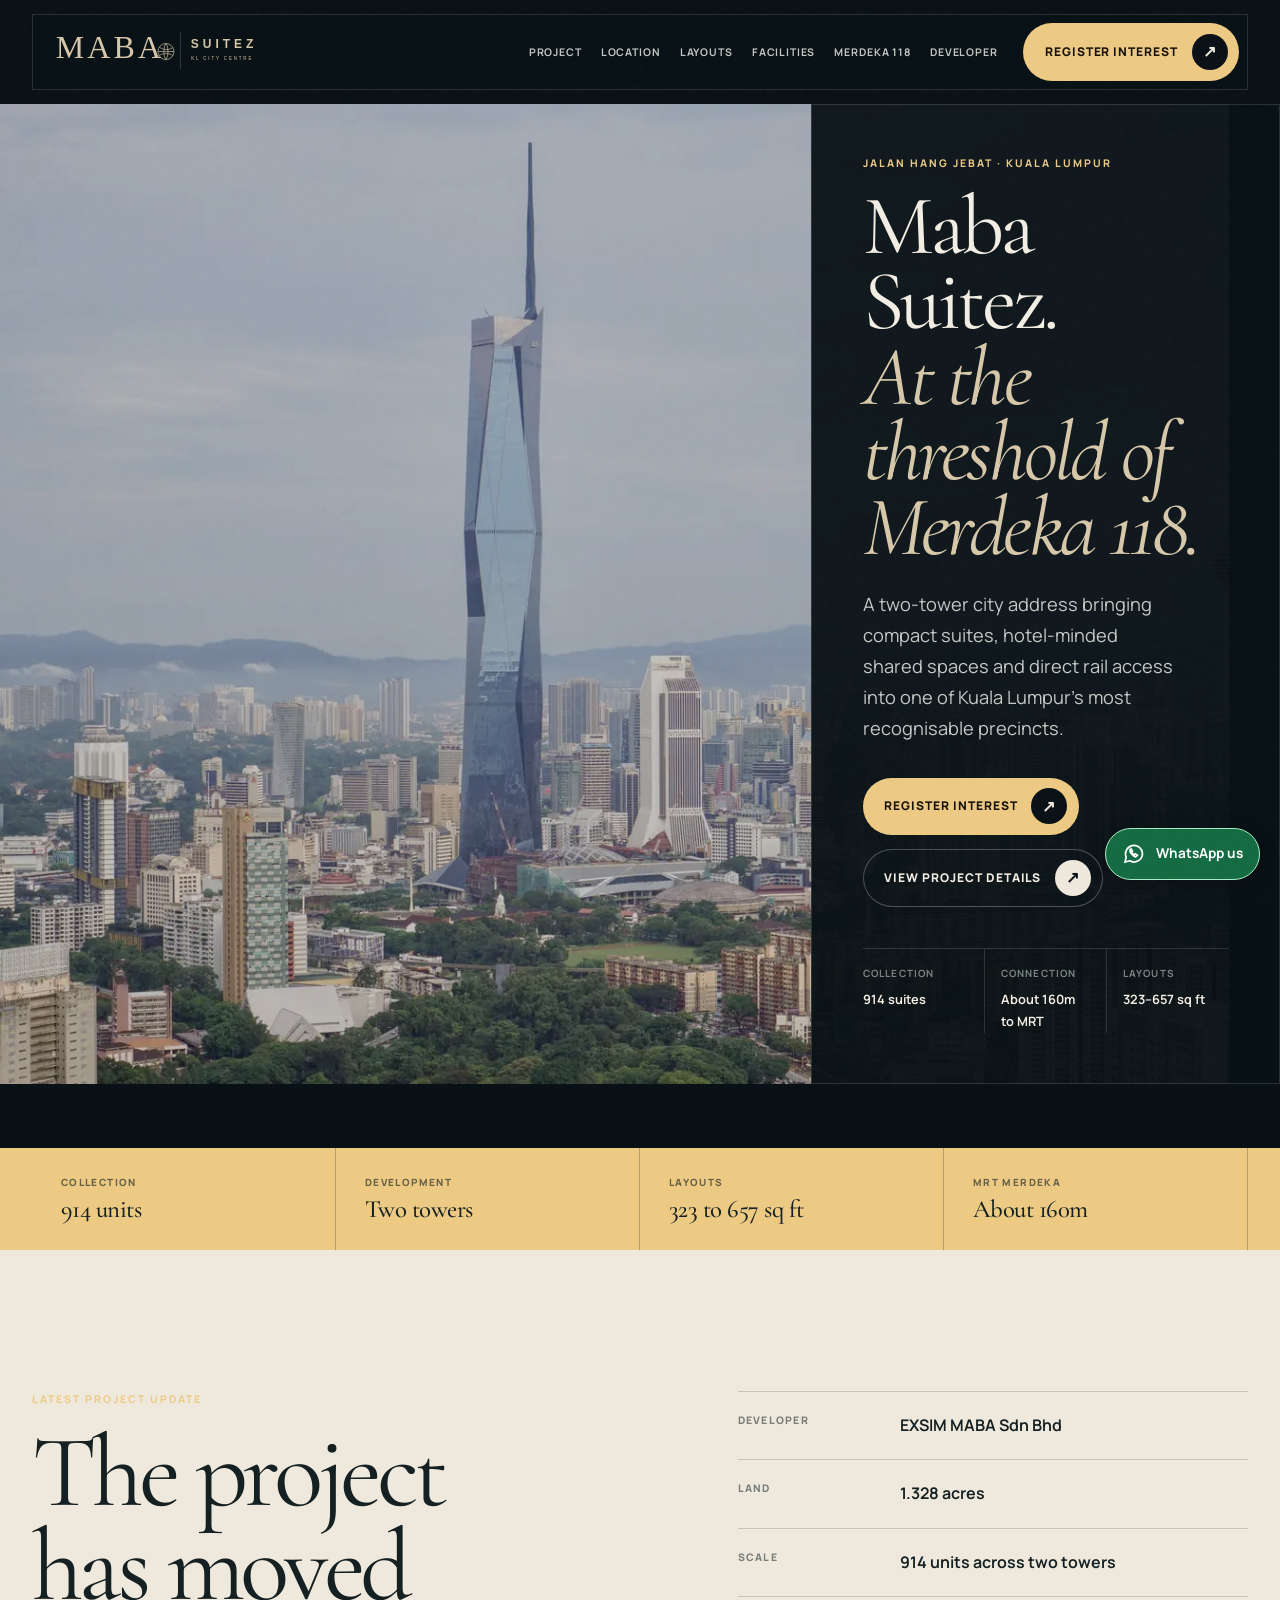
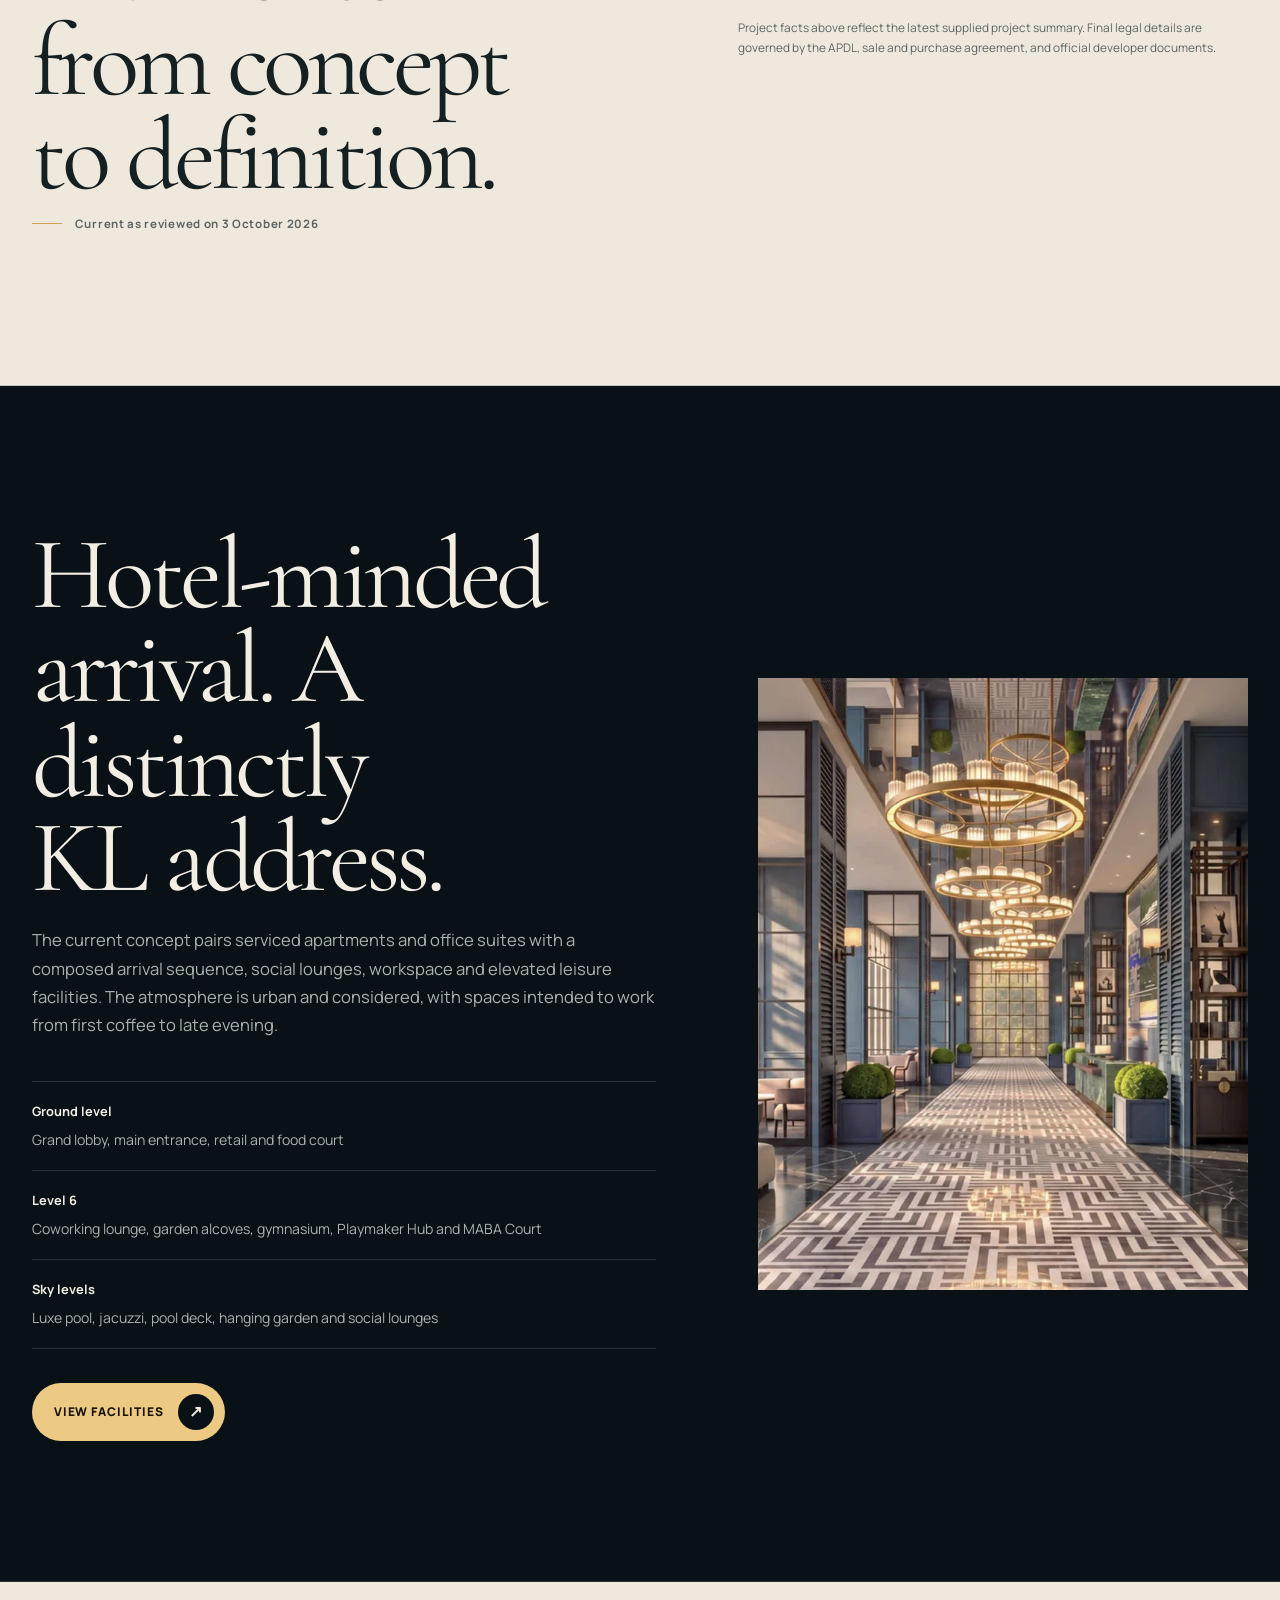
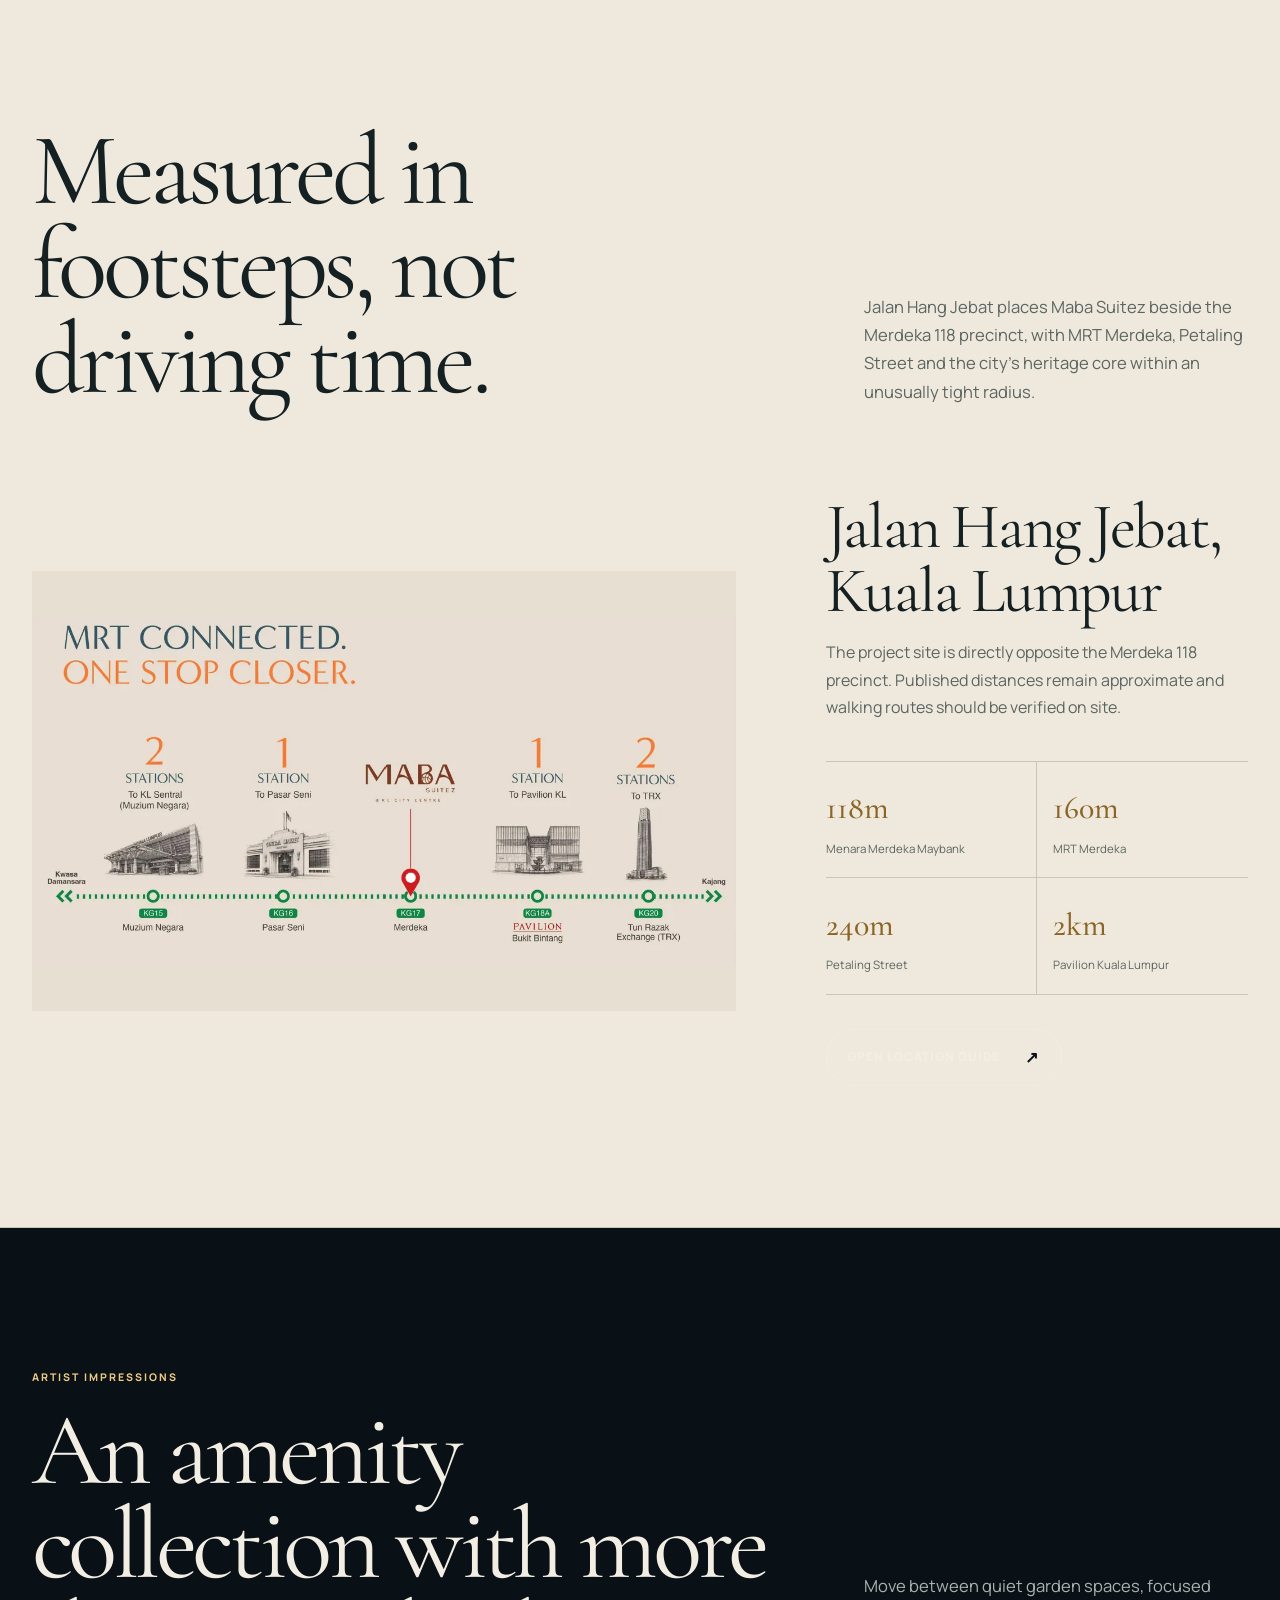
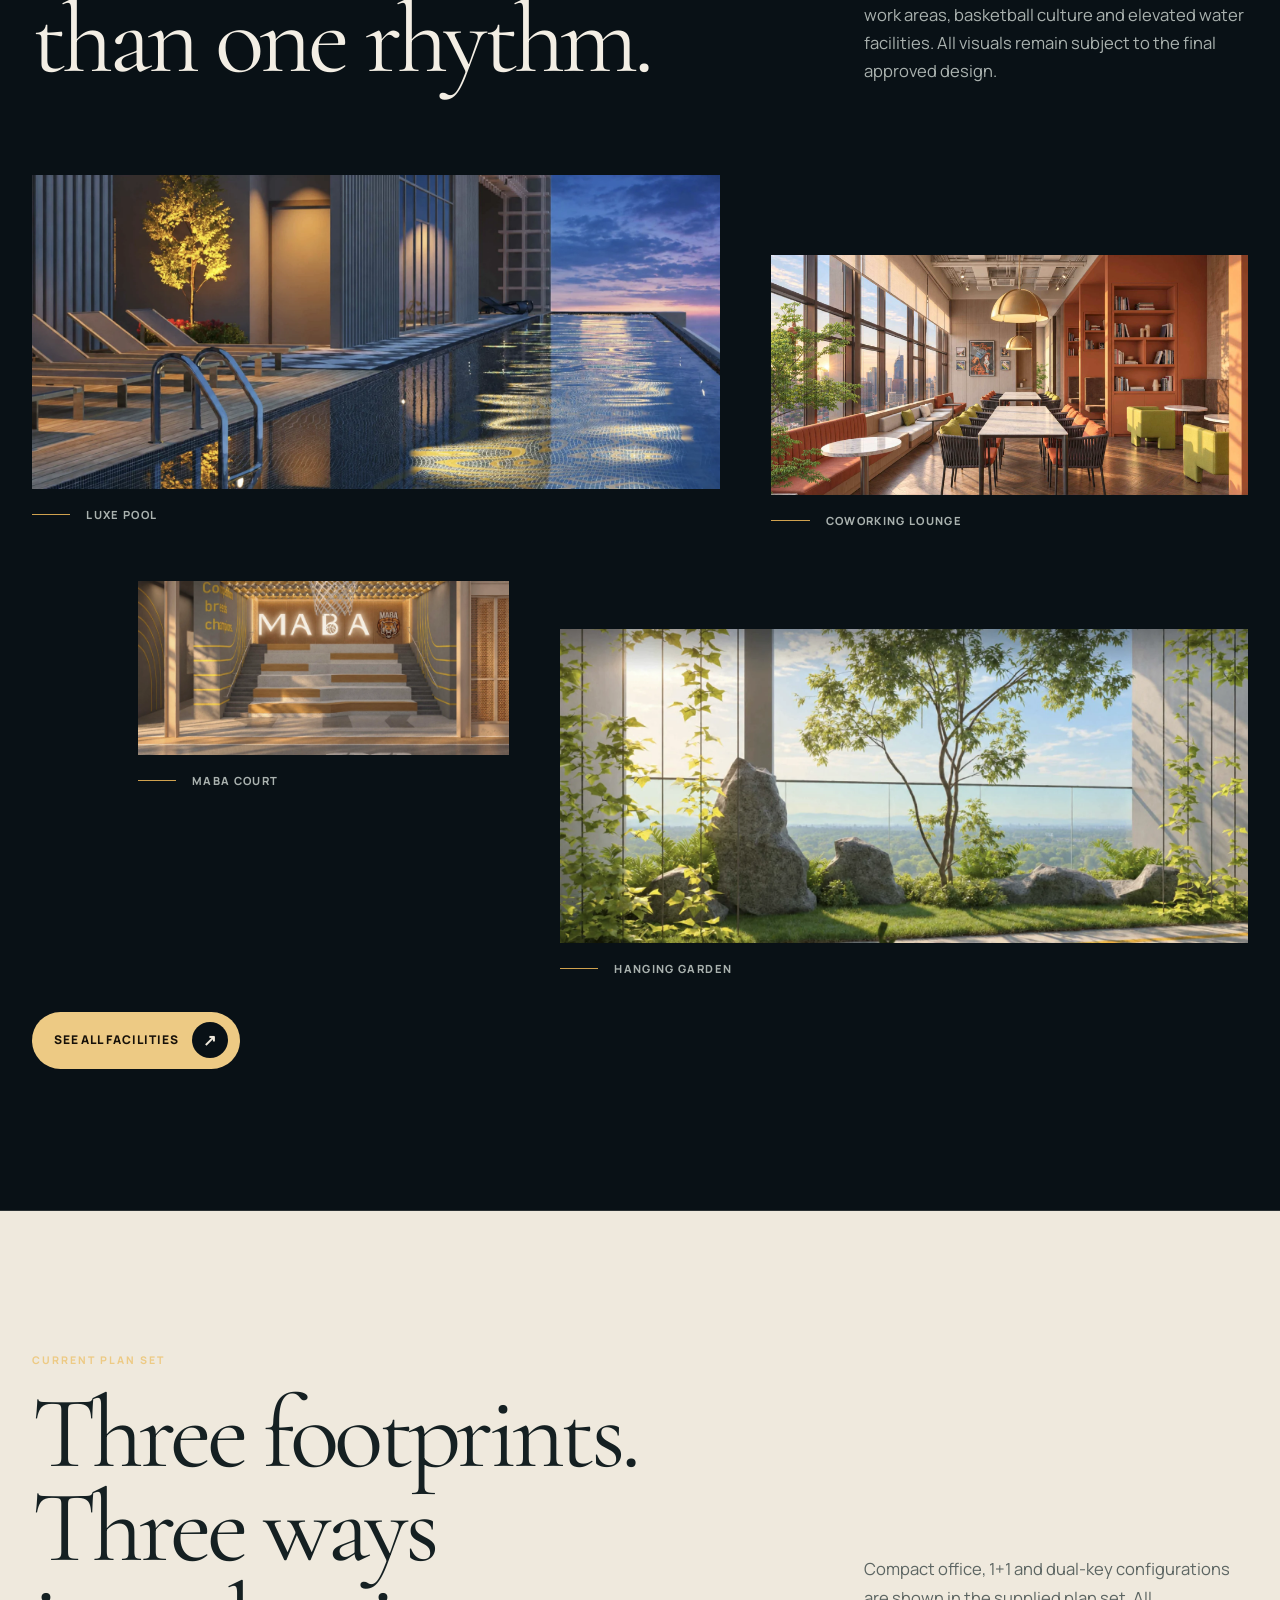
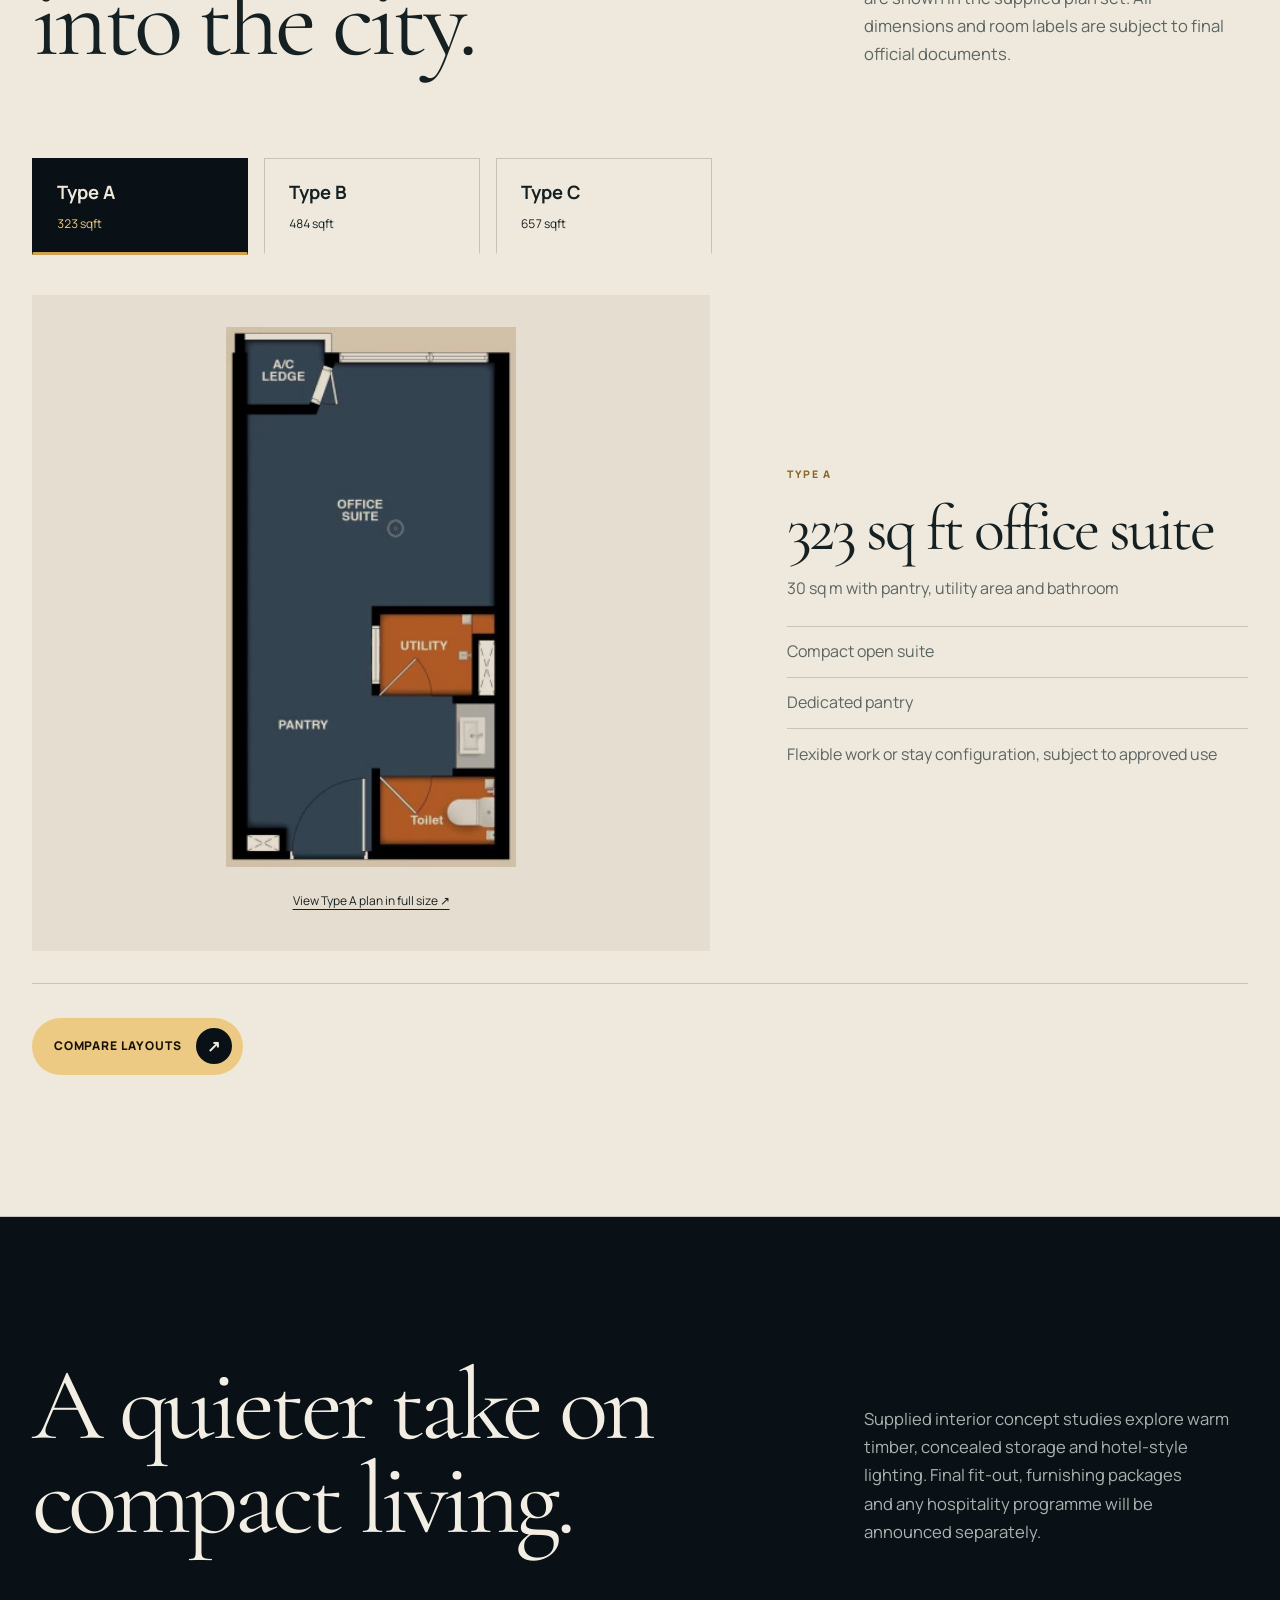
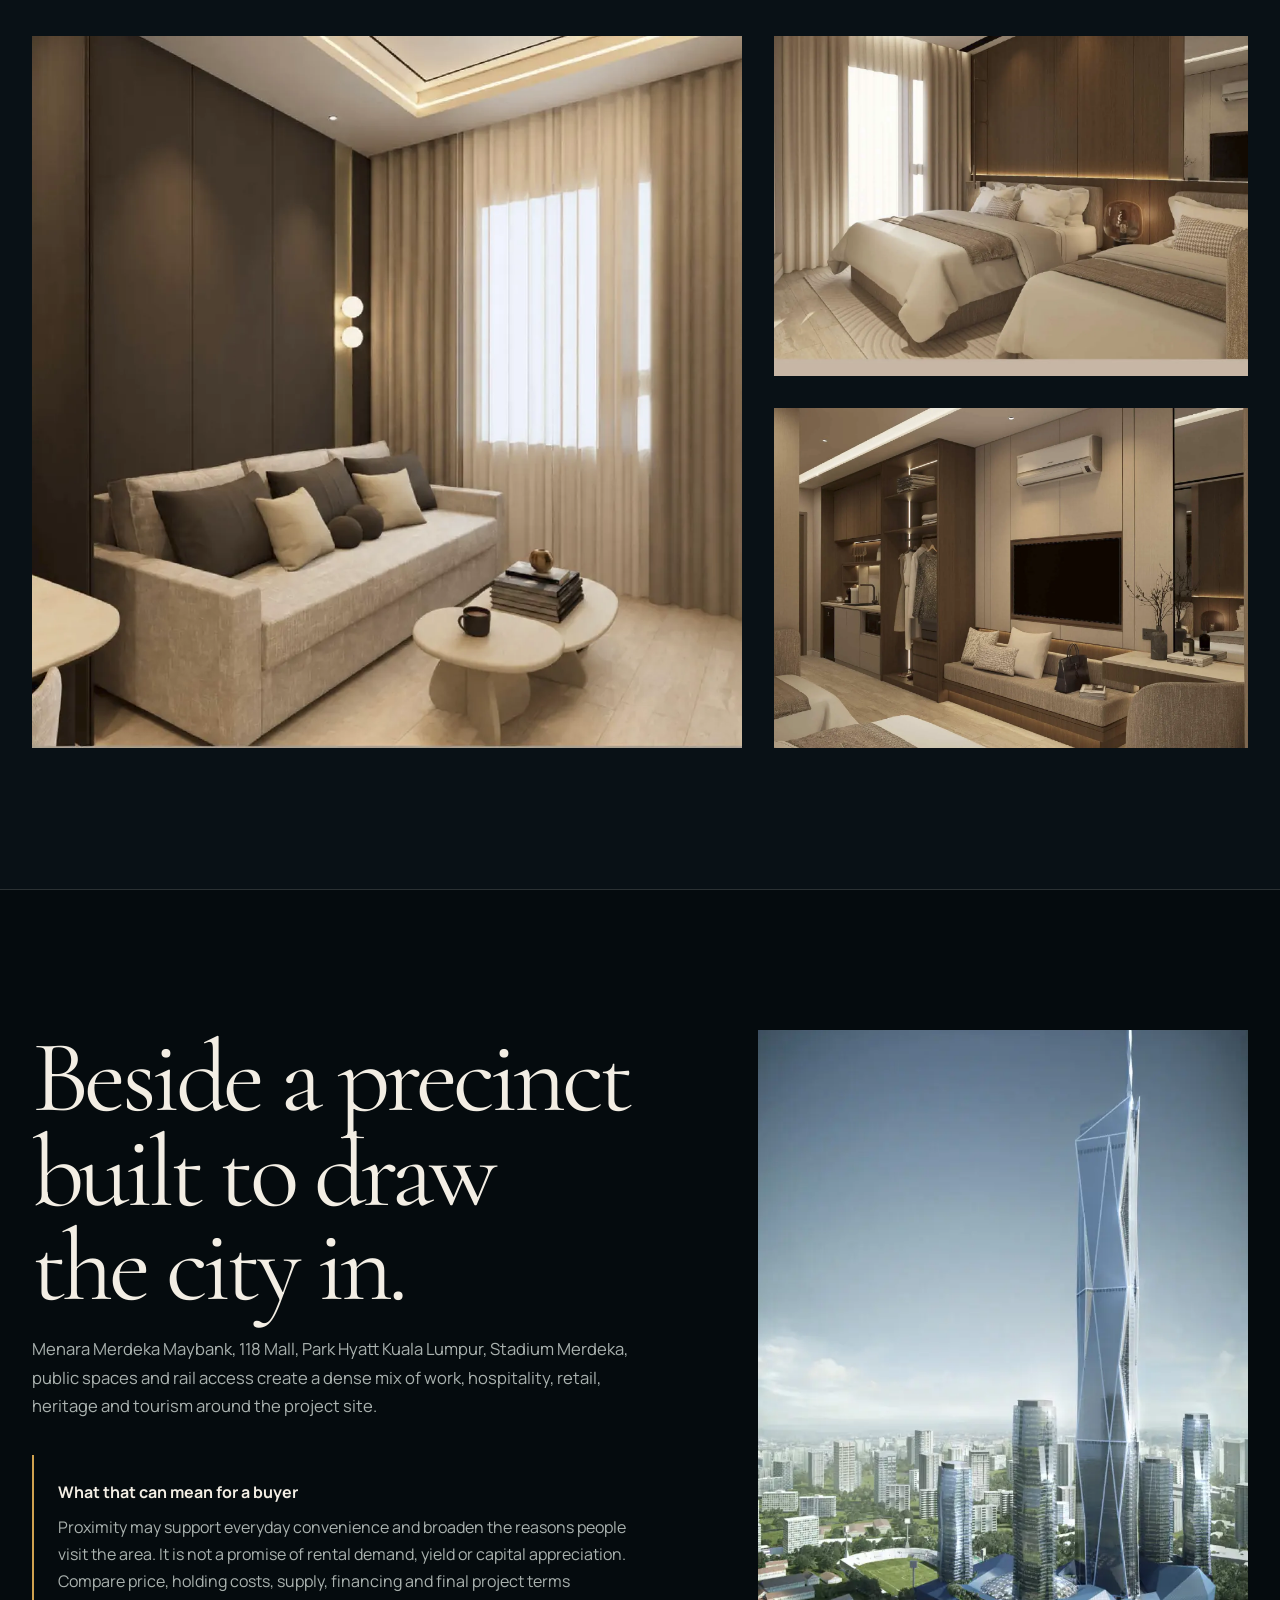
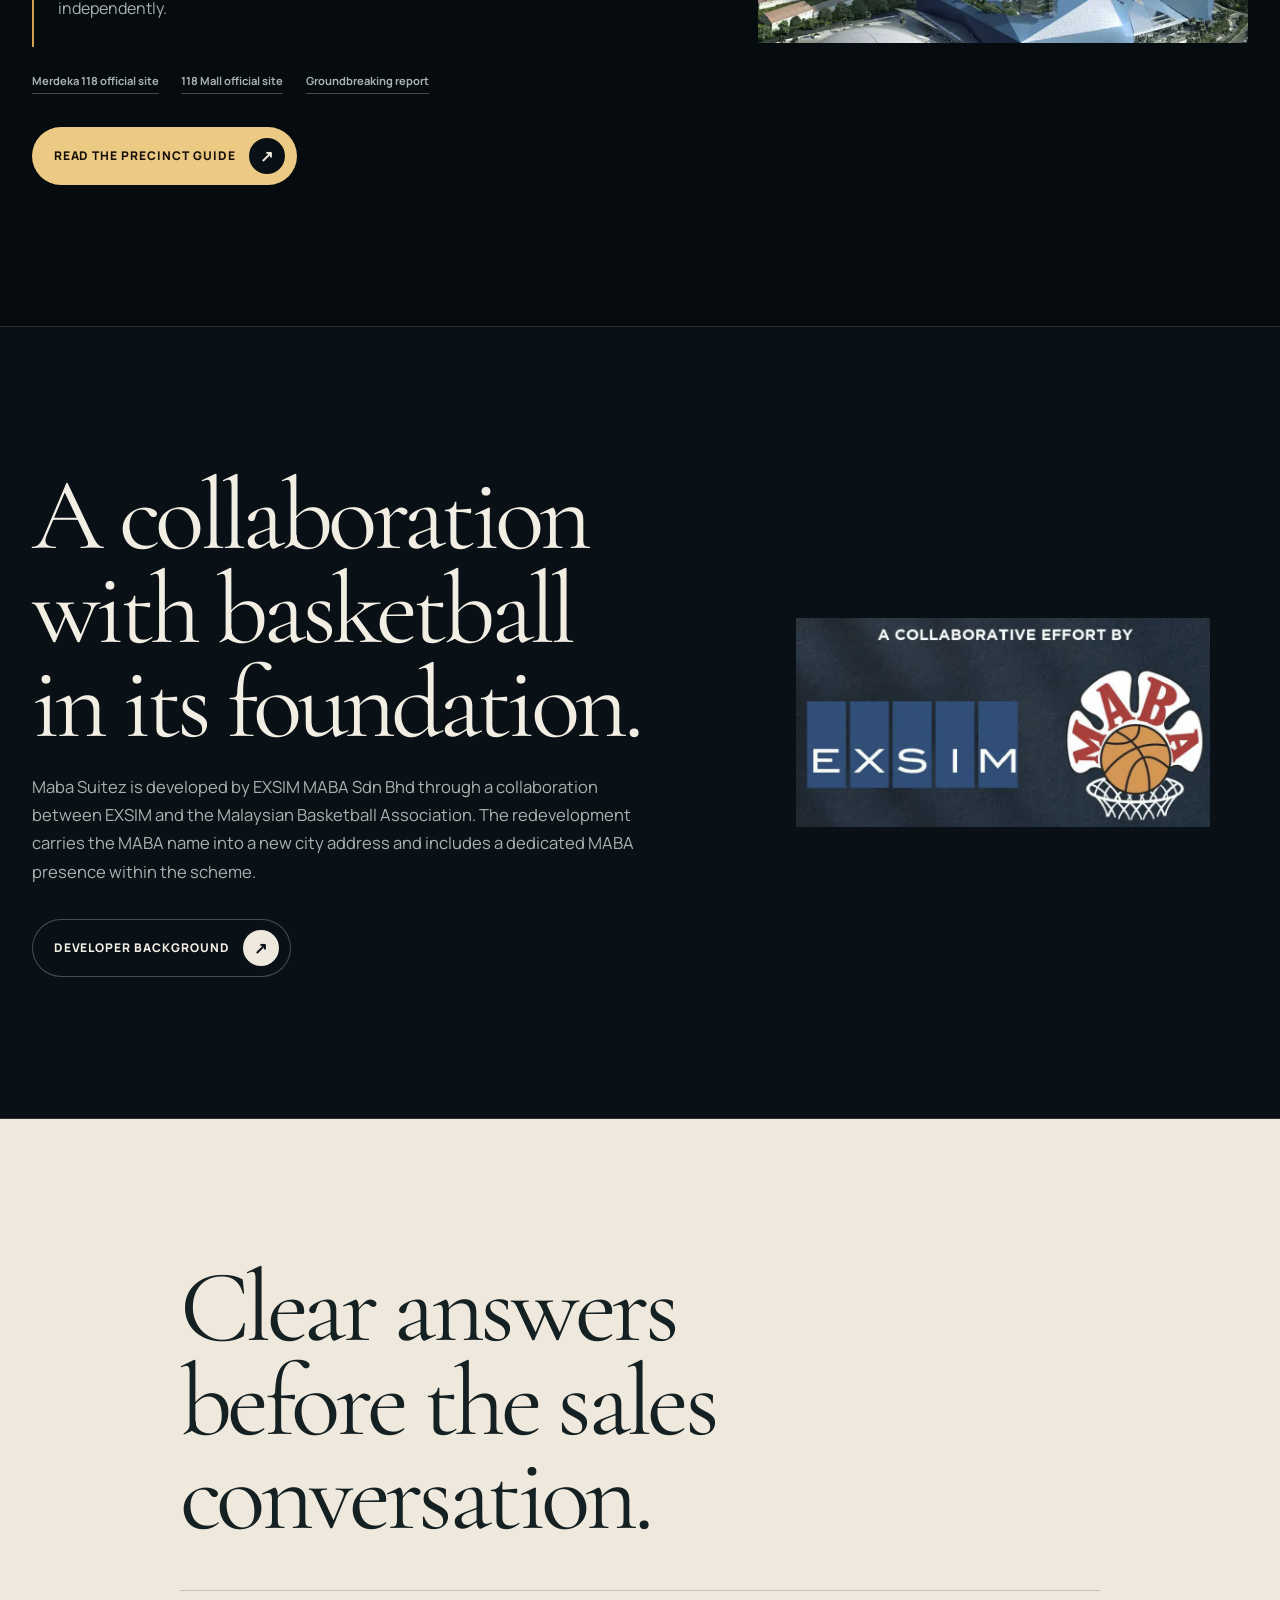
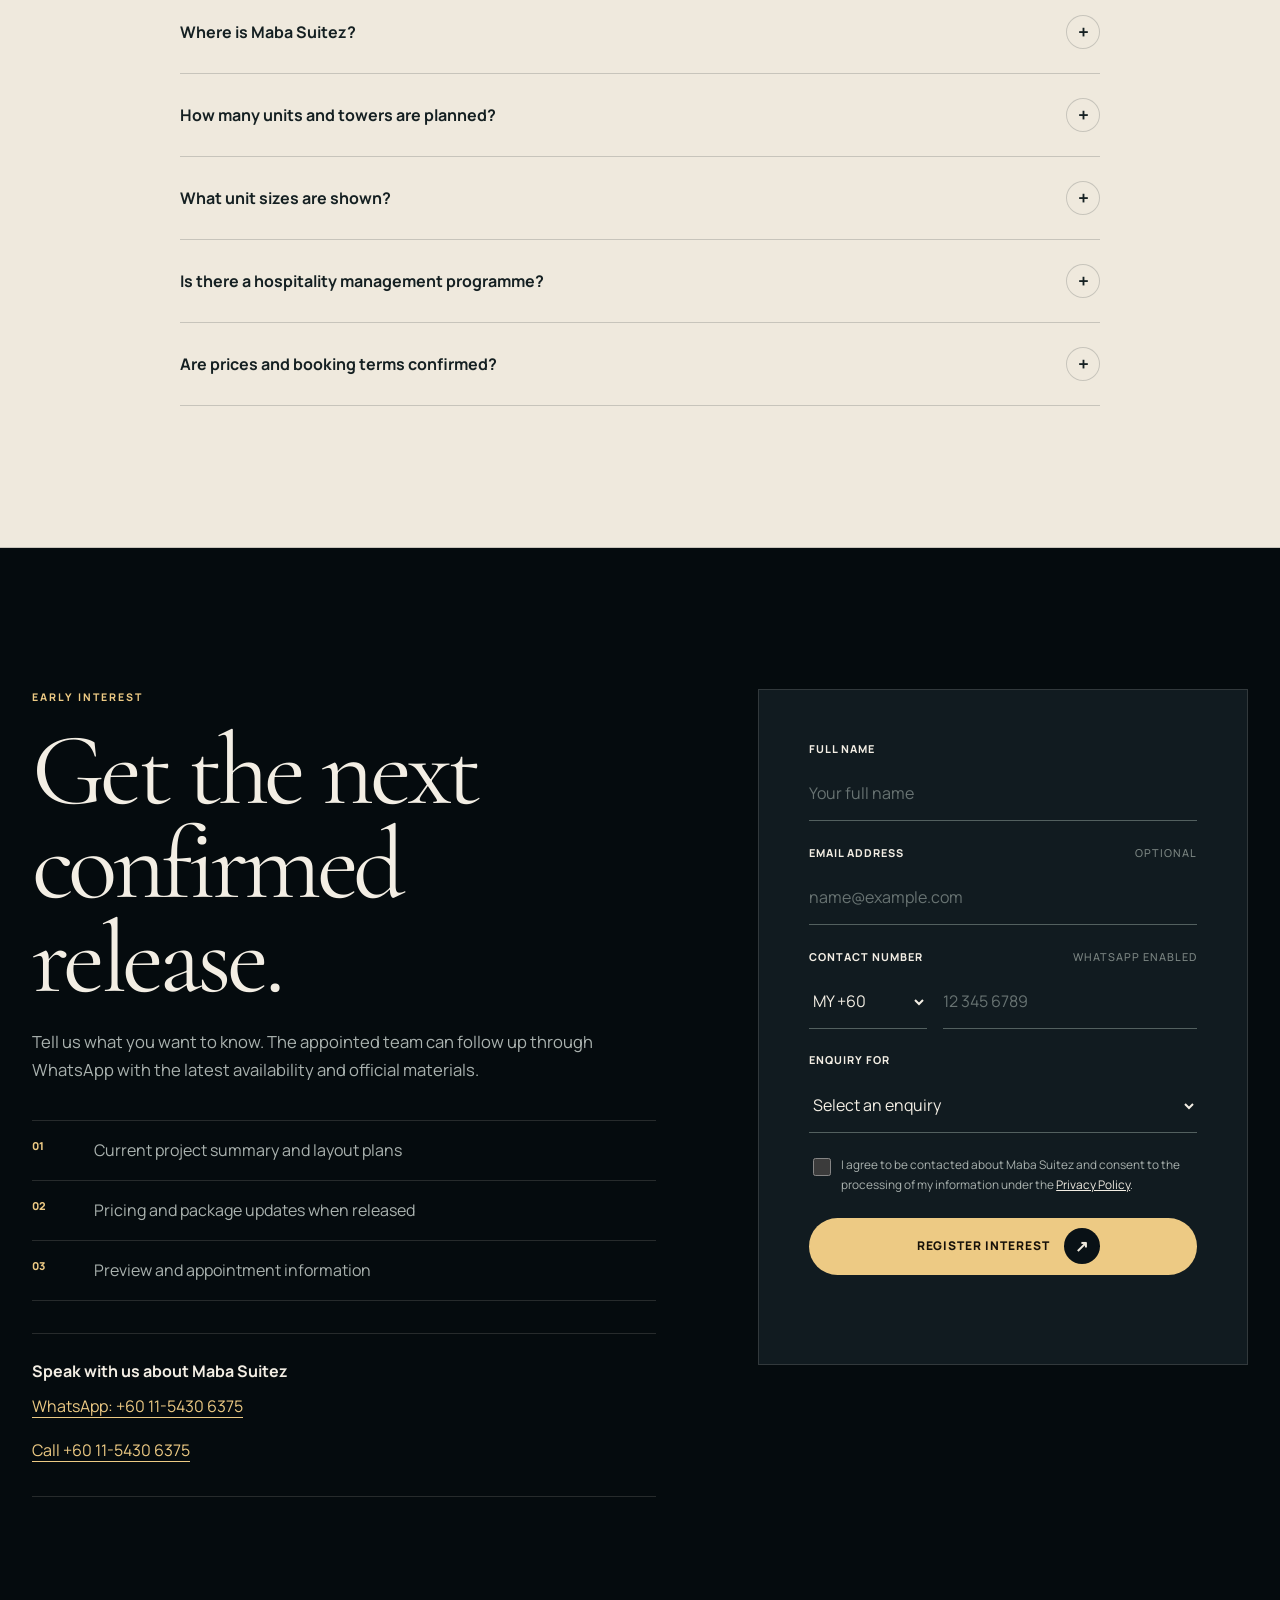
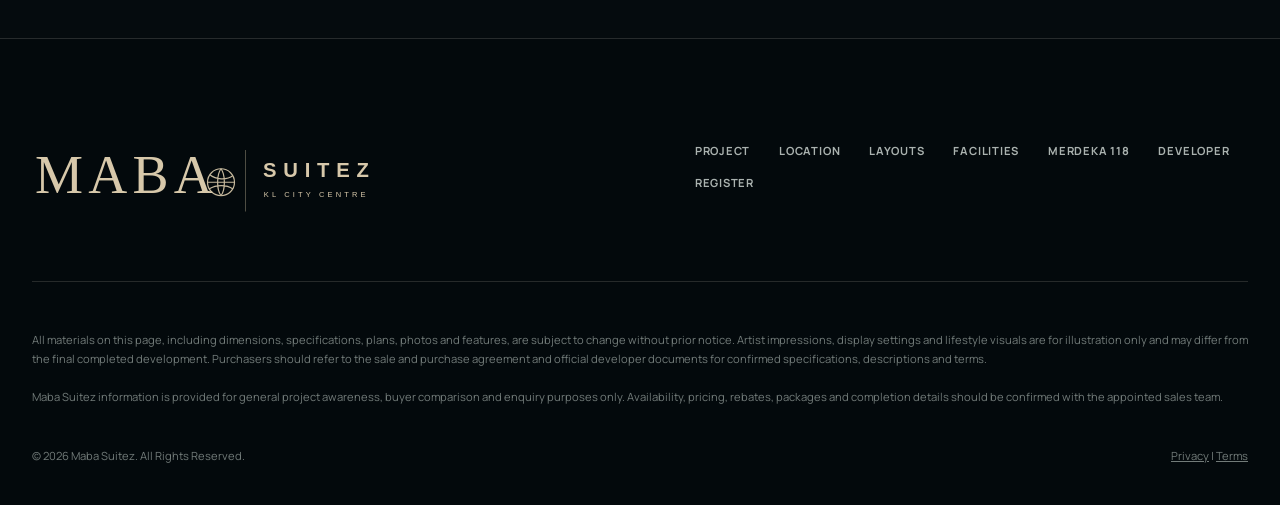
<file: index.html>
<!doctype html>
<html lang="en-MY">
<head>
  <meta charset="utf-8">
  <meta name="viewport" content="width=device-width, initial-scale=1">
  <title>Maba Suitez KL | Beside Merdeka 118</title>
  <meta name="description" content="Explore Maba Suitez KL: 914 suites in two towers on Jalan Hang Jebat, about 160m from MRT Merdeka and directly beside the Merdeka 118 precinct.">
  <meta name="robots" content="index, follow, max-image-preview:large, max-snippet:-1, max-video-preview:-1">
  <meta name="theme-color" content="#07111b">
  <link rel="canonical" href="https://www.themabasuitez.com/">
  <link rel="preload" href="/assets/images/merdeka-118-skyline.webp" as="image" type="image/webp" fetchpriority="high">
  <link rel="preload" href="/assets/fonts/manrope-latin-variable.woff2" as="font" type="font/woff2" crossorigin>
  <link rel="preload" href="/assets/fonts/cormorant-garamond-latin.woff2" as="font" type="font/woff2" crossorigin>
  <link rel="stylesheet" href="/assets/site-v3.css?v=20261004">
  <link rel="icon" type="image/svg+xml" href="/assets/maba-suitez-wordmark.svg">
  <meta property="og:type" content="website">
  <meta property="og:site_name" content="Maba Suitez">
  <meta property="og:title" content="Maba Suitez KL | Beside Merdeka 118">
  <meta property="og:description" content="The latest project overview, location, layouts, facilities and early-interest registration for Maba Suitez in Kuala Lumpur.">
  <meta property="og:url" content="https://www.themabasuitez.com/">
  <meta property="og:image" content="https://www.themabasuitez.com/assets/official/project-facade-summary.webp?v=20261004">
  <meta property="og:locale" content="en_MY">
  <meta name="twitter:card" content="summary_large_image">
  <script type="application/ld+json">
  {
    "@context": "https://schema.org",
    "@graph": [
      {
        "@type": "WebSite",
        "@id": "https://www.themabasuitez.com/#website",
        "url": "https://www.themabasuitez.com/",
        "name": "Maba Suitez",
        "inLanguage": "en-MY"
      },
      {
        "@type": "WebPage",
        "@id": "https://www.themabasuitez.com/#webpage",
        "url": "https://www.themabasuitez.com/",
        "name": "Maba Suitez KL | Beside Merdeka 118",
        "description": "Current project information for Maba Suitez on Jalan Hang Jebat, Kuala Lumpur.",
        "dateModified": "2026-10-03",
        "isPartOf": {"@id": "https://www.themabasuitez.com/#website"},
        "about": {"@id": "https://www.themabasuitez.com/#project"},
        "primaryImageOfPage": {"@id": "https://www.themabasuitez.com/#project-image"}
      },
      {
        "@type": "ImageObject",
        "@id": "https://www.themabasuitez.com/#project-image",
        "url": "https://www.themabasuitez.com/assets/official/project-facade-summary.webp?v=20261004",
        "caption": "Maba Suitez building composition artist impression"
      },
      {
        "@type": "Organization",
        "@id": "https://www.themabasuitez.com/#developer",
        "name": "EXSIM MABA Sdn Bhd"
      },
      {
        "@type": "ApartmentComplex",
        "@id": "https://www.themabasuitez.com/#project",
        "name": "Maba Suitez",
        "description": "A two-tower serviced apartment and office suite development beside the Merdeka 118 precinct in Kuala Lumpur.",
        "numberOfAccommodationUnits": 914,
        "address": {
          "@type": "PostalAddress",
          "streetAddress": "Jalan Hang Jebat",
          "addressLocality": "Kuala Lumpur",
          "addressRegion": "Wilayah Persekutuan Kuala Lumpur",
          "postalCode": "50150",
          "addressCountry": "MY"
        },
        "developer": {"@id": "https://www.themabasuitez.com/#developer"},
        "amenityFeature": [
          {"@type": "LocationFeatureSpecification", "name": "About 160m to MRT Merdeka", "value": true},
          {"@type": "LocationFeatureSpecification", "name": "Luxe pool and jacuzzi", "value": true},
          {"@type": "LocationFeatureSpecification", "name": "Gymnasium", "value": true},
          {"@type": "LocationFeatureSpecification", "name": "Coworking lounge", "value": true},
          {"@type": "LocationFeatureSpecification", "name": "MABA court", "value": true}
        ]
      },
      {
        "@type": "FAQPage",
        "@id": "https://www.themabasuitez.com/#faq",
        "mainEntity": [
          {
            "@type": "Question",
            "name": "Where is Maba Suitez located?",
            "acceptedAnswer": {"@type": "Answer", "text": "Maba Suitez is on Jalan Hang Jebat, Kuala Lumpur, beside the Merdeka 118 precinct and about 160 metres from MRT Merdeka."}
          },
          {
            "@type": "Question",
            "name": "How many units are planned at Maba Suitez?",
            "acceptedAnswer": {"@type": "Answer", "text": "The latest supplied project material lists 914 units across two towers."}
          },
          {
            "@type": "Question",
            "name": "What layouts are available at Maba Suitez?",
            "acceptedAnswer": {"@type": "Answer", "text": "The supplied plan set lists Type A at 323 sq ft, Type B at 484 sq ft and Type C or C(M) at 657 sq ft. Final specifications remain subject to official documents."}
          },
          {
            "@type": "Question",
            "name": "When will Maba Suitez be completed?",
            "acceptedAnswer": {"@type": "Answer", "text": "The current project summary states 60 months from APDL. Purchasers should refer to the final APDL, sale and purchase agreement and developer documents for the binding schedule."}
          }
        ]
      }
    ]
  }
  </script>
  <link rel="stylesheet" href="/assets/layout-tabs.css?v=2">
  <script src="/assets/layout-tabs.js?v=2" defer></script>
</head>
<body>
  <a class="skip-link" href="#main">Skip to content</a>
  <header class="site-header">
    <nav class="shell nav-shell" aria-label="Primary navigation">
      <a class="brand" href="/" aria-label="Maba Suitez home">
        <img src="/assets/maba-suitez-wordmark.svg" width="520" height="112" alt="Maba Suitez, KL City Centre">
      </a>
      <button class="nav-toggle" type="button" aria-label="Open navigation" aria-controls="site-nav" aria-expanded="false" data-nav-toggle>
        <svg viewBox="0 0 24 24" aria-hidden="true"><path fill="currentColor" d="M3 6h18v2H3zm0 5h18v2H3zm0 5h18v2H3z"/></svg>
      </button>
      <div class="nav-panel" id="site-nav" data-nav-panel>
        <ul class="nav-links">
          <li><a href="/project/">Project</a></li>
          <li><a href="/location/">Location</a></li>
          <li><a href="/layouts/">Layouts</a></li>
          <li><a href="/impressions/">Facilities</a></li>
          <li><a href="/merdeka-118/">Merdeka 118</a></li>
          <li><a href="/developer/">Developer</a></li>
        </ul>
        <a class="button nav-cta" href="#register">Register Interest</a>
      </div>
    </nav>
  </header>

  <a class="button mobile-register" href="#register">Register Interest</a>

  <main id="main">
    <section class="hero" aria-labelledby="hero-title">
      <figure class="hero-media" data-reveal>
        <img src="/assets/images/merdeka-118-skyline.webp" width="1920" height="1280" alt="Menara Merdeka Maybank and Kuala Lumpur skyline near Maba Suitez" fetchpriority="high">
        <figcaption>Actual Kuala Lumpur city view · Merdeka 118 precinct</figcaption>
      </figure>
      <div class="hero-copy" data-reveal>
        <p class="hero-kicker">Jalan Hang Jebat · Kuala Lumpur</p>
        <h1 id="hero-title">Maba Suitez. <em>At the threshold of Merdeka 118.</em></h1>
        <p class="hero-lede">A two-tower city address bringing compact suites, hotel-minded shared spaces and direct rail access into one of Kuala Lumpur’s most recognisable precincts.</p>
        <div class="button-row">
          <a class="button" href="#register">Register Interest</a>
          <a class="button button--secondary" href="#latest">View Project Details</a>
        </div>
        <dl class="hero-facts" aria-label="Maba Suitez quick facts">
          <div><dt>Collection</dt><dd>914 suites</dd></div>
          <div><dt>Connection</dt><dd>About 160m to MRT</dd></div>
          <div><dt>Layouts</dt><dd>323–657 sq ft</dd></div>
        </dl>
      </div>
    </section>

    <div class="fact-rail" aria-label="Maba Suitez key facts">
      <div class="shell fact-scroll">
        <div class="fact"><span>Collection</span><strong>914 units</strong></div>
        <div class="fact"><span>Development</span><strong>Two towers</strong></div>
        <div class="fact"><span>Layouts</span><strong>323 to 657 sq ft</strong></div>
        <div class="fact"><span>MRT Merdeka</span><strong>About 160m</strong></div>
      </div>
    </div>

    <section class="section section--surface" id="latest" aria-labelledby="latest-title">
      <div class="shell update-grid">
        <div data-reveal>
          <p class="eyebrow">Latest project update</p>
          <h2 class="section-title" id="latest-title">The project has moved from concept to definition.</h2>
          <p class="update-stamp">Current as reviewed on 3 October 2026</p>
        </div>
        <div data-reveal>
          <dl class="update-list">
            <div><dt>Developer</dt><dd>EXSIM MABA Sdn Bhd</dd></div>
            <div><dt>Land</dt><dd>1.328 acres</dd></div>
            <div><dt>Scale</dt><dd>914 units across two towers</dd></div>
          </dl>
          <p class="source-note">Project facts above reflect the latest supplied project summary. Final legal details are governed by the APDL, sale and purchase agreement, and official developer documents.</p>
        </div>
      </div>
    </section>

    <section class="section" id="concept" aria-labelledby="concept-title">
      <div class="shell editorial-split">
        <div data-reveal>
          <h2 class="section-title" id="concept-title">Hotel-minded arrival. A distinctly KL address.</h2>
          <p class="section-copy">The current concept pairs serviced apartments and office suites with a composed arrival sequence, social lounges, workspace and elevated leisure facilities. The atmosphere is urban and considered, with spaces intended to work from first coffee to late evening.</p>
          <div class="detail-lines">
            <div><b>Ground level</b><span>Grand lobby, main entrance, retail and food court</span></div>
            <div><b>Level 6</b><span>Coworking lounge, garden alcoves, gymnasium, Playmaker Hub and MABA Court</span></div>
            <div><b>Sky levels</b><span>Luxe pool, jacuzzi, pool deck, hanging garden and social lounges</span></div>
          </div>
          <div class="button-row"><a class="button" href="/impressions/">View Facilities</a></div>
        </div>
        <figure class="media-frame media-frame--portrait" data-reveal>
          <img src="/assets/official/facilities/grand-lobby.webp?v=20261004" width="1800" height="822" alt="Grand lobby artist impression at Maba Suitez" loading="lazy">
        </figure>
      </div>
    </section>

    <section class="section section--surface" id="location" aria-labelledby="location-title">
      <div class="shell">
        <div class="section-heading">
          <div data-reveal><h2 class="section-title" id="location-title">Measured in footsteps, not driving time.</h2></div>
          <p class="section-copy" data-reveal>Jalan Hang Jebat places Maba Suitez beside the Merdeka 118 precinct, with MRT Merdeka, Petaling Street and the city’s heritage core within an unusually tight radius.</p>
        </div>
        <div class="location-grid">
          <figure class="media-frame media-frame--wide media-frame--map" data-reveal>
            <img src="/assets/official/mrt-walk.webp?v=20261004" width="1252" height="618" alt="Map showing an approximate 160 metre walk from Maba Suitez to MRT Merdeka" loading="lazy">
          </figure>
          <div class="location-copy" data-reveal>
            <h3>Jalan Hang Jebat, Kuala Lumpur</h3>
            <p>The project site is directly opposite the Merdeka 118 precinct. Published distances remain approximate and walking routes should be verified on site.</p>
            <div class="distance-list">
              <div><strong>118m</strong><span>Menara Merdeka Maybank</span></div>
              <div><strong>160m</strong><span>MRT Merdeka</span></div>
              <div><strong>240m</strong><span>Petaling Street</span></div>
              <div><strong>2km</strong><span>Pavilion Kuala Lumpur</span></div>
            </div>
            <div class="button-row"><a class="button button--secondary" href="/location/">Open Location Guide</a></div>
          </div>
        </div>
      </div>
    </section>

    <section class="section" id="facilities" aria-labelledby="facilities-title">
      <div class="shell">
        <div class="section-heading">
          <div data-reveal><p class="eyebrow">Artist impressions</p><h2 class="section-title" id="facilities-title">An amenity collection with more than one rhythm.</h2></div>
          <p class="section-copy" data-reveal>Move between quiet garden spaces, focused work areas, basketball culture and elevated water facilities. All visuals remain subject to the final approved design.</p>
        </div>
        <div class="amenity-grid">
          <figure class="amenity" data-reveal><img src="/assets/official/facilities/luxe-pool.webp?v=20261004" width="1800" height="822" alt="Luxe pool artist impression" loading="lazy"><figcaption>Luxe Pool</figcaption></figure>
          <figure class="amenity" data-reveal><img src="/assets/official/facilities/coworking-lounge.webp?v=20261004" width="1800" height="822" alt="Coworking lounge artist impression" loading="lazy"><figcaption>Coworking Lounge</figcaption></figure>
          <figure class="amenity" data-reveal><img src="/assets/official/facilities/maba-court.webp?v=20261004" width="1800" height="822" alt="MABA basketball court artist impression" loading="lazy"><figcaption>MABA Court</figcaption></figure>
          <figure class="amenity" data-reveal><img src="/assets/official/facilities/hanging-garden.webp?v=20261004" width="1800" height="822" alt="Hanging garden artist impression" loading="lazy"><figcaption>Hanging Garden</figcaption></figure>
        </div>
        <div class="button-row"><a class="button" href="/impressions/">See All Facilities</a></div>
      </div>
    </section>

    <section class="section section--surface" id="layouts" aria-labelledby="layouts-title">
      <div class="shell">
        <div class="section-heading">
          <div data-reveal><p class="eyebrow">Current plan set</p><h2 class="section-title" id="layouts-title">Three footprints. Three ways into the city.</h2></div>
          <p class="section-copy" data-reveal>Compact office, 1+1 and dual-key configurations are shown in the supplied plan set. All dimensions and room labels are subject to final official documents.</p>
        </div>
        <div class="layout-list">
<article class="layout-item" data-reveal>
            <div class="layout-plan"><img src="/assets/official/type-a-323-office-suite.webp?v=20261004" width="254" height="472" alt="Type A 323 sq ft office suite plan" loading="lazy"></div>
            <div class="layout-copy"><p class="layout-type">Type A</p><h3>323 sq ft office suite</h3><p class="layout-spec">30 sq m with pantry, utility area and bathroom</p><ul><li>Compact open suite</li><li>Dedicated pantry</li><li>Flexible work or stay configuration, subject to approved use</li></ul></div>
          </article>
<article class="layout-item" data-reveal>
            <div class="layout-plan"><img src="/assets/official/type-b-484-one-plus-one.webp?v=20261004" width="364" height="482" alt="Type B 484sqft 1+1 unit plan" loading="lazy"></div>
            <div class="layout-copy"><p class="layout-type">Type B</p><h3>484sqft 1+1</h3><p class="layout-spec">45 sq m with one bathroom</p><ul><li>Separate bedroom and study</li><li>Open living and dining zone</li><li>Efficient city residence footprint</li></ul></div>
          </article>
<article class="layout-item" data-reveal>
            <div class="layout-plan"><img src="/assets/official/type-c-657-dual-key.webp?v=20261004" width="484" height="450" alt="Type C 657 sq ft dual-key plan" loading="lazy"></div>
            <div class="layout-copy"><p class="layout-type">Type C and C(M)</p><h3>657 sq ft dual-key</h3><p class="layout-spec">61 sq m with one room and two bathrooms</p><ul><li>Two-zone arrangement</li><li>Separate bathroom access</li><li>Flexible occupancy potential, subject to final configuration</li></ul></div>
          </article>
</div>
        <div class="button-row"><a class="button" href="/layouts/">Compare Layouts</a></div>
      </div>
    </section>

    <section class="section" id="interiors" aria-labelledby="interiors-title">
      <div class="shell">
        <div class="section-heading">
          <div data-reveal><h2 class="section-title" id="interiors-title">A quieter take on compact living.</h2></div>
          <p class="section-copy" data-reveal>Supplied interior concept studies explore warm timber, concealed storage and hotel-style lighting. Final fit-out, furnishing packages and any hospitality programme will be announced separately.</p>
        </div>
        <div class="interior-grid">
          <figure class="media-frame" data-reveal><img src="/assets/official/interiors/one-bedroom-living-concept.webp?v=20261004" width="1800" height="1146" alt="One bedroom living room interior concept" loading="lazy"></figure>
          <figure class="media-frame" data-reveal><img src="/assets/official/interiors/twin-room-concept.webp?v=20261004" width="1800" height="1014" alt="Twin room interior concept" loading="lazy"></figure>
          <figure class="media-frame" data-reveal><img src="/assets/official/interiors/studio-living-concept.webp?v=20261004" width="1800" height="1412" alt="Studio living interior concept" loading="lazy"></figure>
        </div>
      </div>
    </section>

    <section class="section section--deep" id="merdeka" aria-labelledby="merdeka-title">
      <div class="shell precinct-grid">
        <div data-reveal>
          <h2 class="section-title" id="merdeka-title">Beside a precinct built to draw the city in.</h2>
          <p class="section-copy">Menara Merdeka Maybank, 118 Mall, Park Hyatt Kuala Lumpur, Stadium Merdeka, public spaces and rail access create a dense mix of work, hospitality, retail, heritage and tourism around the project site.</p>
          <div class="investment-note"><strong>What that can mean for a buyer</strong>Proximity may support everyday convenience and broaden the reasons people visit the area. It is not a promise of rental demand, yield or capital appreciation. Compare price, holding costs, supply, financing and final project terms independently.</div>
          <div class="source-links">
            <a href="https://merdeka118.com/" target="_blank" rel="noopener">Merdeka 118 official site</a>
            <a href="https://118mall-kl.com/" target="_blank" rel="noopener">118 Mall official site</a>
            <a href="https://theedgemalaysia.com/node/783891" target="_blank" rel="noopener">Groundbreaking report</a>
          </div>
          <div class="button-row"><a class="button" href="/merdeka-118/">Read the Precinct Guide</a></div>
        </div>
        <figure class="media-frame media-frame--portrait" data-reveal>
          <img src="/assets/images/merdeka-118-precinct-artist-impression.webp" width="779" height="1485" alt="Merdeka 118 precinct artist impression" loading="lazy">
        </figure>
      </div>
    </section>

    <section class="section" id="developer" aria-labelledby="developer-title">
      <div class="shell developer-grid">
        <div data-reveal>
          <h2 class="section-title" id="developer-title">A collaboration with basketball in its foundation.</h2>
          <p class="section-copy">Maba Suitez is developed by EXSIM MABA Sdn Bhd through a collaboration between EXSIM and the Malaysian Basketball Association. The redevelopment carries the MABA name into a new city address and includes a dedicated MABA presence within the scheme.</p>
          <div class="button-row"><a class="button button--secondary" href="/developer/">Developer Background</a></div>
        </div>
        <img class="developer-logo" src="/assets/official/exsim-maba-joint-venture.webp?v=20261004" width="864" height="438" alt="EXSIM and Malaysian Basketball Association collaborative effort" loading="lazy" data-reveal>
      </div>
    </section>

    <section class="section section--surface" id="faq" aria-labelledby="faq-title">
      <div class="narrow">
        <h2 class="section-title" id="faq-title" data-reveal>Clear answers before the sales conversation.</h2>
        <div class="faq">
          <article class="faq-item"><button class="faq-button" type="button" aria-expanded="false" aria-controls="faq-1" data-faq-button>Where is Maba Suitez?<span aria-hidden="true">+</span></button><div class="faq-answer" id="faq-1"><div><p>Maba Suitez is on Jalan Hang Jebat, Kuala Lumpur, beside the Merdeka 118 precinct. The supplied location diagram places MRT Merdeka about 160 metres away.</p></div></div></article>
          <article class="faq-item"><button class="faq-button" type="button" aria-expanded="false" aria-controls="faq-2" data-faq-button>How many units and towers are planned?<span aria-hidden="true">+</span></button><div class="faq-answer" id="faq-2"><div><p>The latest supplied project summary lists 914 units across two towers. Tower A is shown as 54 storeys, while current plan material shows Tower B rising to Level 50.</p></div></div></article>
          <article class="faq-item"><button class="faq-button" type="button" aria-expanded="false" aria-controls="faq-3" data-faq-button>What unit sizes are shown?<span aria-hidden="true">+</span></button><div class="faq-answer" id="faq-3"><div><p>Type A is 323 sq ft, Type B is 484 sq ft and Type C or C(M) is 657 sq ft. Final areas, dimensions, uses and specifications must be checked against official developer documents.</p></div></div></article>
          <article class="faq-item"><button class="faq-button" type="button" aria-expanded="false" aria-controls="faq-4" data-faq-button>Is there a hospitality management programme?<span aria-hidden="true">+</span></button><div class="faq-answer" id="faq-4"><div><p>The supplied interior concepts indicate hospitality-ready thinking, but operator appointment, furnishing scope, fees, rental terms and participation conditions should be treated as unconfirmed until formal programme documents are issued.</p></div></div></article>
          <article class="faq-item"><button class="faq-button" type="button" aria-expanded="false" aria-controls="faq-5" data-faq-button>Are prices and booking terms confirmed?<span aria-hidden="true">+</span></button><div class="faq-answer" id="faq-5"><div><p>No price claim is made on this site. Register your interest for the appointed team to share the latest price list, availability, packages and booking terms when officially released.</p></div></div></article>
        </div>
      </div>
    </section>

    <section class="section section--deep" id="register" aria-labelledby="register-title">
      <div class="shell contact-grid">
        <div data-reveal>
          <p class="eyebrow">Early interest</p>
          <h2 class="section-title" id="register-title">Get the next confirmed release.</h2>
          <p class="section-copy">Tell us what you want to know. The appointed team can follow up through WhatsApp with the latest availability and official materials.</p>
          <ul class="benefit-list">
            <li><i>01</i><span>Current project summary and layout plans</span></li>
            <li><i>02</i><span>Pricing and package updates when released</span></li>
            <li><i>03</i><span>Preview and appointment information</span></li>
          </ul><address class="contact-details"><strong>Speak with us about Maba Suitez</strong><a href="https://wa.me/601154306375" target="_blank" rel="noopener">WhatsApp: +60 11-5430 6375</a><a href="tel:+601154306375">Call +60 11-5430 6375</a></address>
        </div>
        <form class="enquiry-form" data-enquiry-form data-endpoint="https://script.google.com/macros/s/AKfycbwFjkyhqwcjO7zwk9SgGPxFfIcN-13LxEtSU-9hNafG1eBG_0BwJULgJlSlTlfbAwg16w/exec" novalidate data-reveal>
          <!-- Replace the data-endpoint value above with the deployed Google Apps Script web app URL. -->
          <div class="honeypot" aria-hidden="true"><label for="company_website">Company website</label><input id="company_website" name="company_website" type="text" tabindex="-1" autocomplete="off"></div>
          <input type="hidden" name="form_name" value="Maba Suitez Early Interest">
          <div class="form-grid">
            <div class="field field--full"><label for="full_name">Full Name</label><input id="full_name" name="full_name" type="text" autocomplete="name" required placeholder="Your full name"></div>
            <div class="field field--full"><label for="email">Email Address <span>Optional</span></label><input id="email" name="email" type="email" autocomplete="email" placeholder="name@example.com"></div>
            <div class="field field--full"><label for="contact_number">Contact Number <span>WhatsApp enabled</span></label><div class="phone-fields"><select id="country_code" name="country_code" aria-label="Country code" required><option value="+60" selected>MY +60</option><option value="+65">SG +65</option><option value="+62">ID +62</option><option value="+66">TH +66</option><option value="+63">PH +63</option><option value="+84">VN +84</option><option value="+86">CN +86</option><option value="+852">HK +852</option><option value="+886">TW +886</option><option value="+61">AU +61</option><option value="+44">UK +44</option><option value="+1">US/CA +1</option></select><input id="contact_number" name="contact_number" type="tel" inputmode="tel" autocomplete="tel-national" required pattern="[0-9 ]{7,15}" placeholder="12 345 6789"></div></div>
            <div class="field field--full"><label for="enquiry_for">Enquiry For</label><select id="enquiry_for" name="enquiry_for" required><option value="" selected disabled>Select an enquiry</option><option>Project details and price</option><option>Type A office suite</option><option>Type B 484sqft 1+1</option><option>Type C dual-key suite</option><option>Facilities and furnishing</option><option>Hospitality management programme</option><option>Preview or appointment</option><option>Other enquiry</option></select></div>
          </div>
          <label class="consent"><input type="checkbox" name="consent" value="yes" required><span>I agree to be contacted about Maba Suitez and consent to the processing of my information under the <a href="/privacy-policy.html">Privacy Policy</a>.</span></label>
          <button class="button form-submit" type="submit">Register Interest</button>
          <p class="form-status" role="status" aria-live="polite" data-form-status></p>
        </form>
      </div>
    </section>
  </main>

  <footer class="site-footer">
    <div class="shell">
      <div class="footer-top">
        <img class="footer-logo" src="/assets/maba-suitez-wordmark.svg" width="520" height="112" alt="Maba Suitez, KL City Centre" loading="lazy">
        <nav class="footer-links" aria-label="Footer navigation"><a href="/project/">Project</a><a href="/location/">Location</a><a href="/layouts/">Layouts</a><a href="/impressions/">Facilities</a><a href="/merdeka-118/">Merdeka 118</a><a href="/developer/">Developer</a><a href="/register/">Register</a></nav>
      </div>
      <div class="footer-legal">
        <p>All materials on this page, including dimensions, specifications, plans, photos and features, are subject to change without prior notice. Artist impressions, display settings and lifestyle visuals are for illustration only and may differ from the final completed development. Purchasers should refer to the sale and purchase agreement and official developer documents for confirmed specifications, descriptions and terms.</p>
        <p>Maba Suitez information is provided for general project awareness, buyer comparison and enquiry purposes only. Availability, pricing, rebates, packages and completion details should be confirmed with the appointed sales team.</p>
      </div>
      <div class="footer-bottom"><span>© 2026 Maba Suitez. All Rights Reserved.</span><span><a href="/privacy-policy.html">Privacy</a> | <a href="/terms-and-conditions.html">Terms</a></span></div>
    </div>
  </footer>
  <script src="/assets/site-v2.js?v=20261004" defer></script>
<a class="whatsapp-float" href="https://wa.me/601154306375" target="_blank" rel="noopener" aria-label="WhatsApp Maba Suitez at +60 11-5430 6375"><svg viewBox="0 0 24 24" fill="none" stroke="currentColor" stroke-width="1.7" aria-hidden="true"><path d="M20.5 11.5a8.5 8.5 0 0 1-12.8 7.3L3 20l1.2-4.7A8.5 8.5 0 1 1 20.5 11.5Z"/><path d="M8 7.5c-.8 2.5 3 6.7 5.8 7.3l1.6-1.7-2.3-1.3-1 1c-1.2-.5-2.1-1.4-2.6-2.6l1-1L9.2 7Z"/></svg><span>WhatsApp us</span></a>
</body>
</html>
</file>
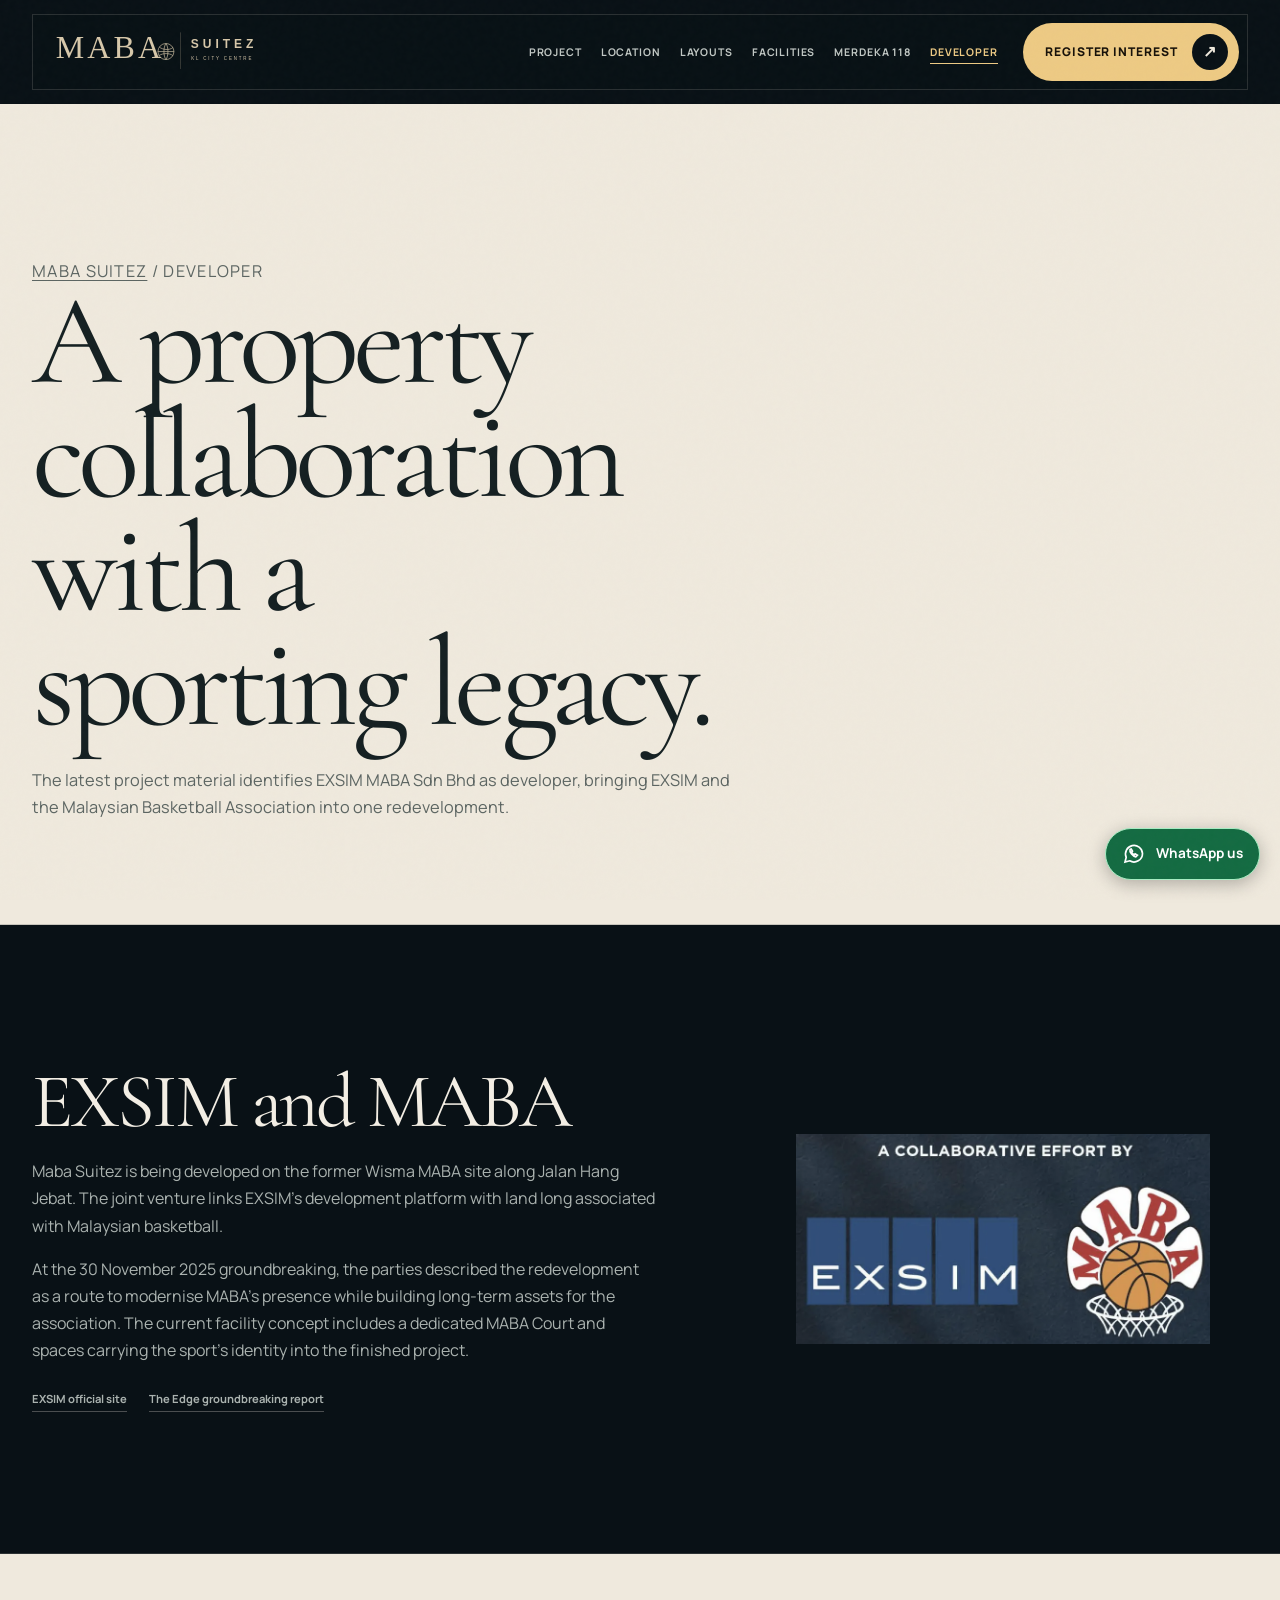
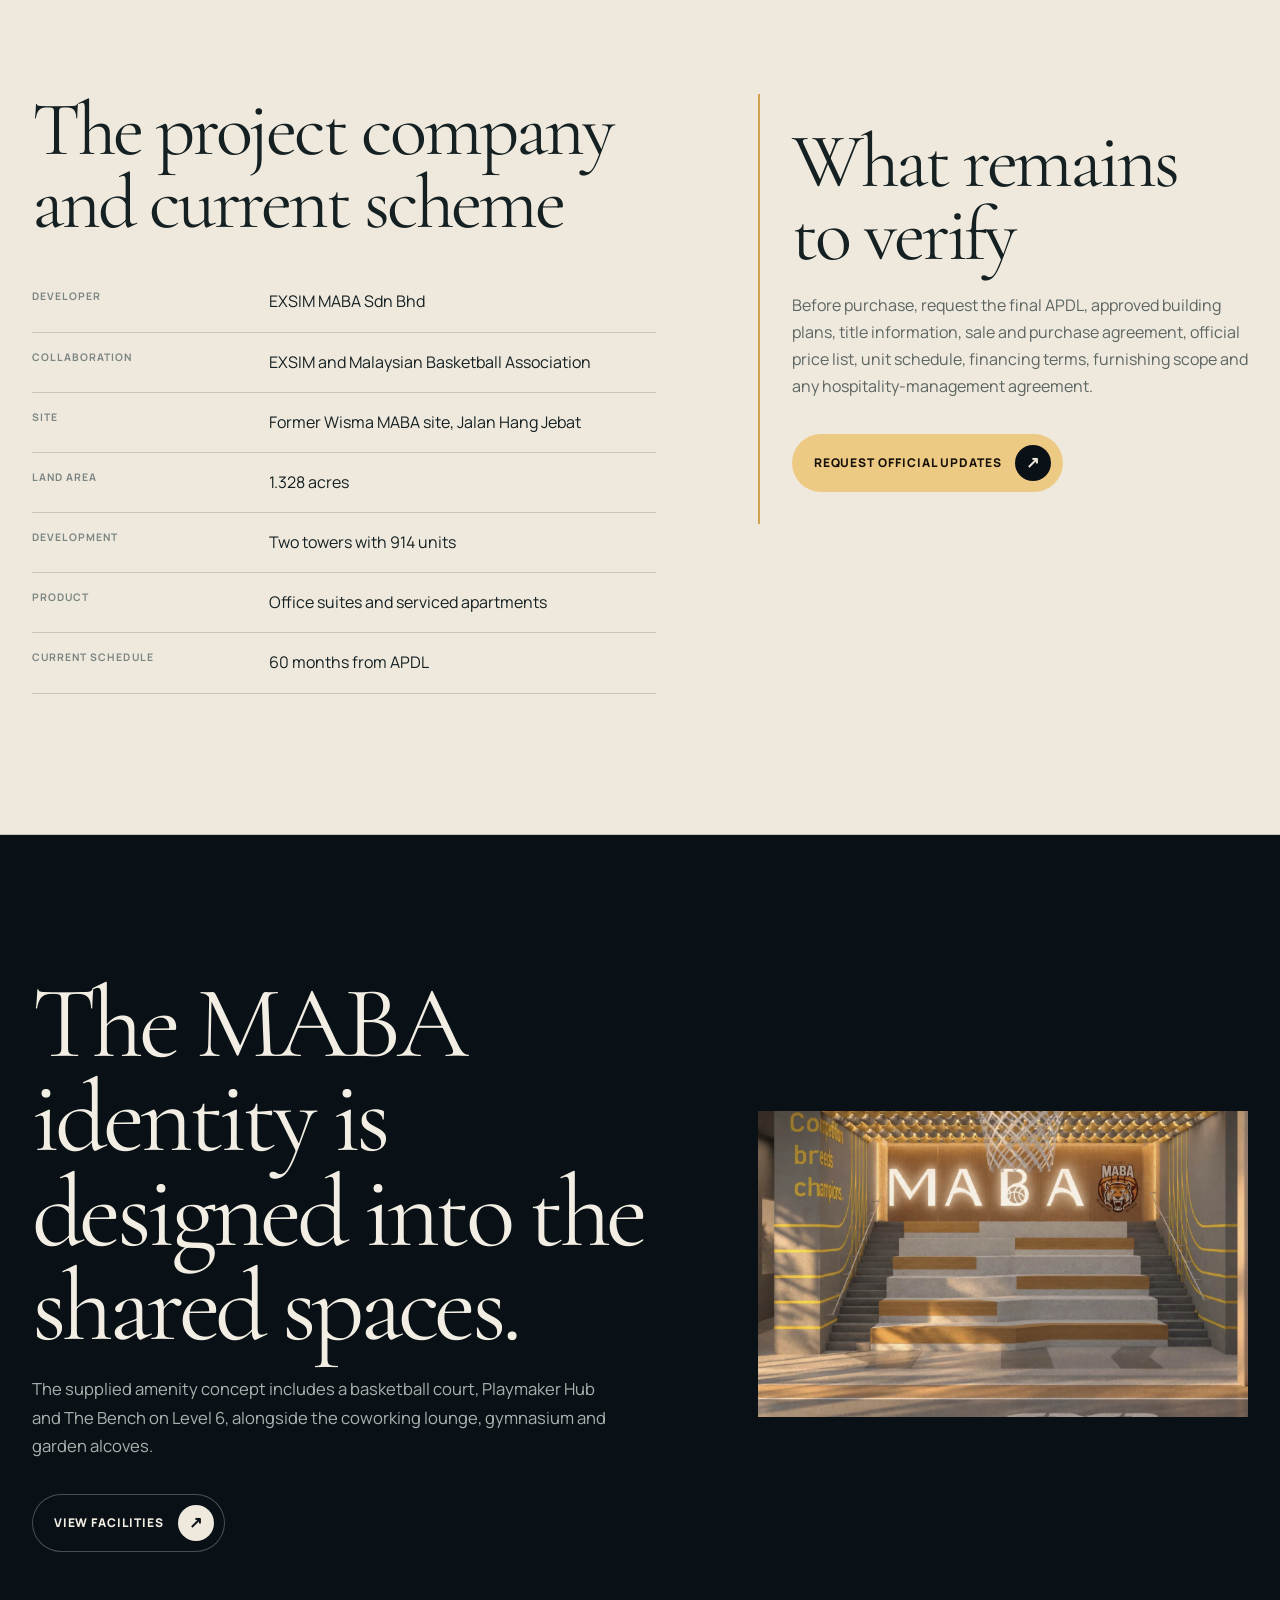
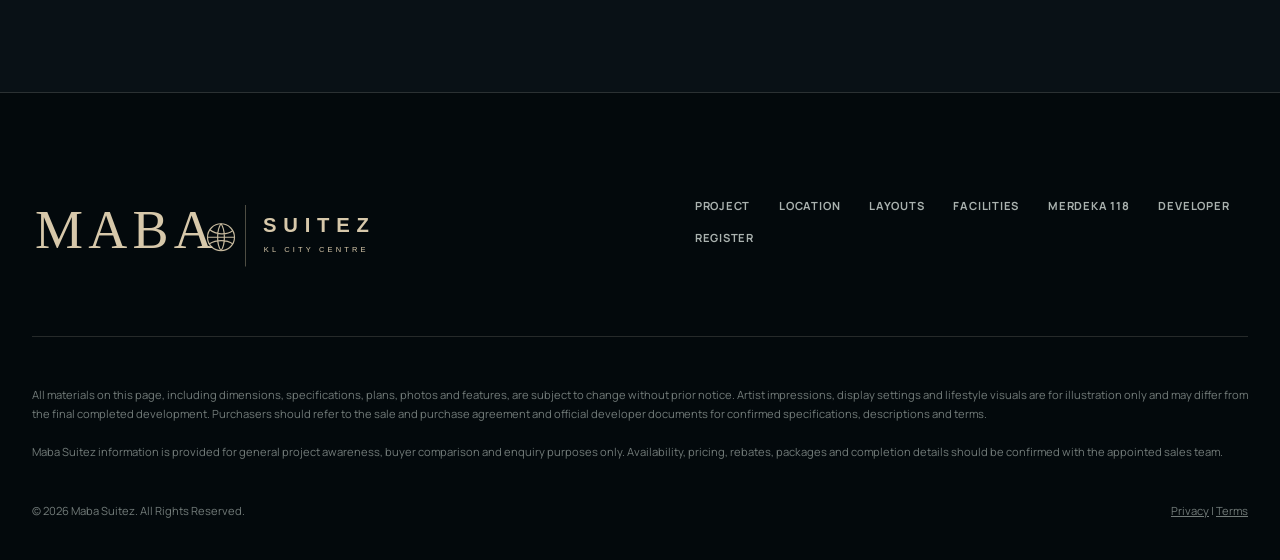
<file: developer/index.html>
<!doctype html><html lang="en-MY"><head>
  <meta charset="utf-8"><meta name="viewport" content="width=device-width, initial-scale=1">
  <title>Maba Suitez Developer | EXSIM MABA Sdn Bhd</title>
  <meta name="description" content="Learn about EXSIM MABA Sdn Bhd, the EXSIM and Malaysian Basketball Association collaboration behind Maba Suitez on Jalan Hang Jebat.">
  <meta name="robots" content="index, follow, max-image-preview:large"><meta name="theme-color" content="#07111b"><link rel="canonical" href="https://themabasuitez.com/developer/"><link rel="stylesheet" href="/assets/site-v3.css?v=20261004"><link rel="icon" type="image/svg+xml" href="/assets/maba-suitez-wordmark.svg">
  <meta property="og:type" content="website"><meta property="og:title" content="Maba Suitez Developer | EXSIM MABA Sdn Bhd"><meta property="og:description" content="The collaboration and project background behind Maba Suitez Kuala Lumpur."><meta property="og:url" content="https://themabasuitez.com/developer/"><meta property="og:image" content="https://themabasuitez.com/assets/official/exsim-maba-joint-venture.webp?v=20261004">
  <script type="application/ld+json">{"@context":"https://schema.org","@graph":[{"@type":"WebPage","url":"https://themabasuitez.com/developer/","name":"Maba Suitez Developer | EXSIM MABA Sdn Bhd","dateModified":"2026-10-03"},{"@type":"Organization","name":"EXSIM MABA Sdn Bhd","description":"The project company identified in the latest supplied Maba Suitez material."},{"@type":"BreadcrumbList","itemListElement":[{"@type":"ListItem","position":1,"name":"Home","item":"https://themabasuitez.com/"},{"@type":"ListItem","position":2,"name":"Developer","item":"https://themabasuitez.com/developer/"}]}]}</script>
</head><body>
  <a class="skip-link" href="#main">Skip to content</a>
  <header class="site-header"><nav class="shell nav-shell" aria-label="Primary navigation"><a class="brand" href="/" aria-label="Maba Suitez home"><img src="/assets/maba-suitez-wordmark.svg" width="520" height="112" alt="Maba Suitez, KL City Centre"></a><button class="nav-toggle" type="button" aria-label="Open navigation" aria-controls="site-nav" aria-expanded="false" data-nav-toggle><svg viewBox="0 0 24 24" aria-hidden="true"><path fill="currentColor" d="M3 6h18v2H3zm0 5h18v2H3zm0 5h18v2H3z"/></svg></button><div class="nav-panel" id="site-nav" data-nav-panel><ul class="nav-links"><li><a href="/project/">Project</a></li><li><a href="/location/">Location</a></li><li><a href="/layouts/">Layouts</a></li><li><a href="/impressions/">Facilities</a></li><li><a href="/merdeka-118/">Merdeka 118</a></li><li><a href="/developer/" aria-current="page">Developer</a></li></ul><a class="button nav-cta" href="/register/">Register Interest</a></div></nav></header>
  <a class="button mobile-register" href="/register/">Register Interest</a>
  <main id="main">
    <section class="page-hero"><div class="shell"><p class="breadcrumbs"><a href="/">Maba Suitez</a> / Developer</p><h1>A property collaboration with a sporting legacy.</h1><p>The latest project material identifies EXSIM MABA Sdn Bhd as developer, bringing EXSIM and the Malaysian Basketball Association into one redevelopment.</p></div></section>
    <section class="section"><div class="shell developer-grid"><div class="prose" data-reveal><h2>EXSIM and MABA</h2><p>Maba Suitez is being developed on the former Wisma MABA site along Jalan Hang Jebat. The joint venture links EXSIM’s development platform with land long associated with Malaysian basketball.</p><p>At the 30 November 2025 groundbreaking, the parties described the redevelopment as a route to modernise MABA’s presence while building long-term assets for the association. The current facility concept includes a dedicated MABA Court and spaces carrying the sport’s identity into the finished project.</p><div class="source-links"><a href="https://exsim.com.my/" target="_blank" rel="noopener">EXSIM official site</a><a href="https://theedgemalaysia.com/node/783891" target="_blank" rel="noopener">The Edge groundbreaking report</a></div></div><img class="developer-logo" src="/assets/official/exsim-maba-joint-venture.webp?v=20261004" width="864" height="438" alt="EXSIM and Malaysian Basketball Association collaborative effort" data-reveal></div></section>
    <section class="section section--surface"><div class="shell content-grid"><div data-reveal><h2>The project company and current scheme</h2><table class="data-table"><tr><th>Developer</th><td>EXSIM MABA Sdn Bhd</td></tr><tr><th>Collaboration</th><td>EXSIM and Malaysian Basketball Association</td></tr><tr><th>Site</th><td>Former Wisma MABA site, Jalan Hang Jebat</td></tr><tr><th>Land area</th><td>1.328 acres</td></tr><tr><th>Development</th><td>Two towers with 914 units</td></tr><tr><th>Product</th><td>Office suites and serviced apartments</td></tr><tr><th>Current schedule</th><td>60 months from APDL</td></tr></table></div><aside class="sticky-panel" data-reveal><h2>What remains to verify</h2><p>Before purchase, request the final APDL, approved building plans, title information, sale and purchase agreement, official price list, unit schedule, financing terms, furnishing scope and any hospitality-management agreement.</p><div class="button-row"><a class="button" href="/register/">Request Official Updates</a></div></aside></div></section>
    <section class="section"><div class="shell editorial-split"><div data-reveal><h2 class="section-title">The MABA identity is designed into the shared spaces.</h2><p class="section-copy">The supplied amenity concept includes a basketball court, Playmaker Hub and The Bench on Level 6, alongside the coworking lounge, gymnasium and garden alcoves.</p><div class="button-row"><a class="button button--secondary" href="/impressions/">View Facilities</a></div></div><figure class="media-frame media-frame--wide" data-reveal><img src="/assets/official/facilities/maba-court.webp?v=20261004" width="1800" height="822" alt="MABA Court artist impression" loading="lazy"></figure></div></section>
  </main>
  <footer class="site-footer"><div class="shell"><div class="footer-top"><img class="footer-logo" src="/assets/maba-suitez-wordmark.svg" width="520" height="112" alt="Maba Suitez, KL City Centre" loading="lazy"><nav class="footer-links" aria-label="Footer navigation"><a href="/project/">Project</a><a href="/location/">Location</a><a href="/layouts/">Layouts</a><a href="/impressions/">Facilities</a><a href="/merdeka-118/">Merdeka 118</a><a href="/developer/">Developer</a><a href="/register/">Register</a></nav></div><div class="footer-legal"><p>All materials on this page, including dimensions, specifications, plans, photos and features, are subject to change without prior notice. Artist impressions, display settings and lifestyle visuals are for illustration only and may differ from the final completed development. Purchasers should refer to the sale and purchase agreement and official developer documents for confirmed specifications, descriptions and terms.</p><p>Maba Suitez information is provided for general project awareness, buyer comparison and enquiry purposes only. Availability, pricing, rebates, packages and completion details should be confirmed with the appointed sales team.</p></div><div class="footer-bottom"><span>© 2026 Maba Suitez. All Rights Reserved.</span><span><a href="/privacy-policy.html">Privacy</a> | <a href="/terms-and-conditions.html">Terms</a></span></div></div></footer><script src="/assets/site-v2.js?v=20261004" defer></script>
<a class="whatsapp-float" href="https://wa.me/601154306375" target="_blank" rel="noopener" aria-label="WhatsApp Maba Suitez at +60 11-5430 6375"><svg viewBox="0 0 24 24" fill="none" stroke="currentColor" stroke-width="1.7" aria-hidden="true"><path d="M20.5 11.5a8.5 8.5 0 0 1-12.8 7.3L3 20l1.2-4.7A8.5 8.5 0 1 1 20.5 11.5Z"/><path d="M8 7.5c-.8 2.5 3 6.7 5.8 7.3l1.6-1.7-2.3-1.3-1 1c-1.2-.5-2.1-1.4-2.6-2.6l1-1L9.2 7Z"/></svg><span>WhatsApp us</span></a>
</body></html>
</file>
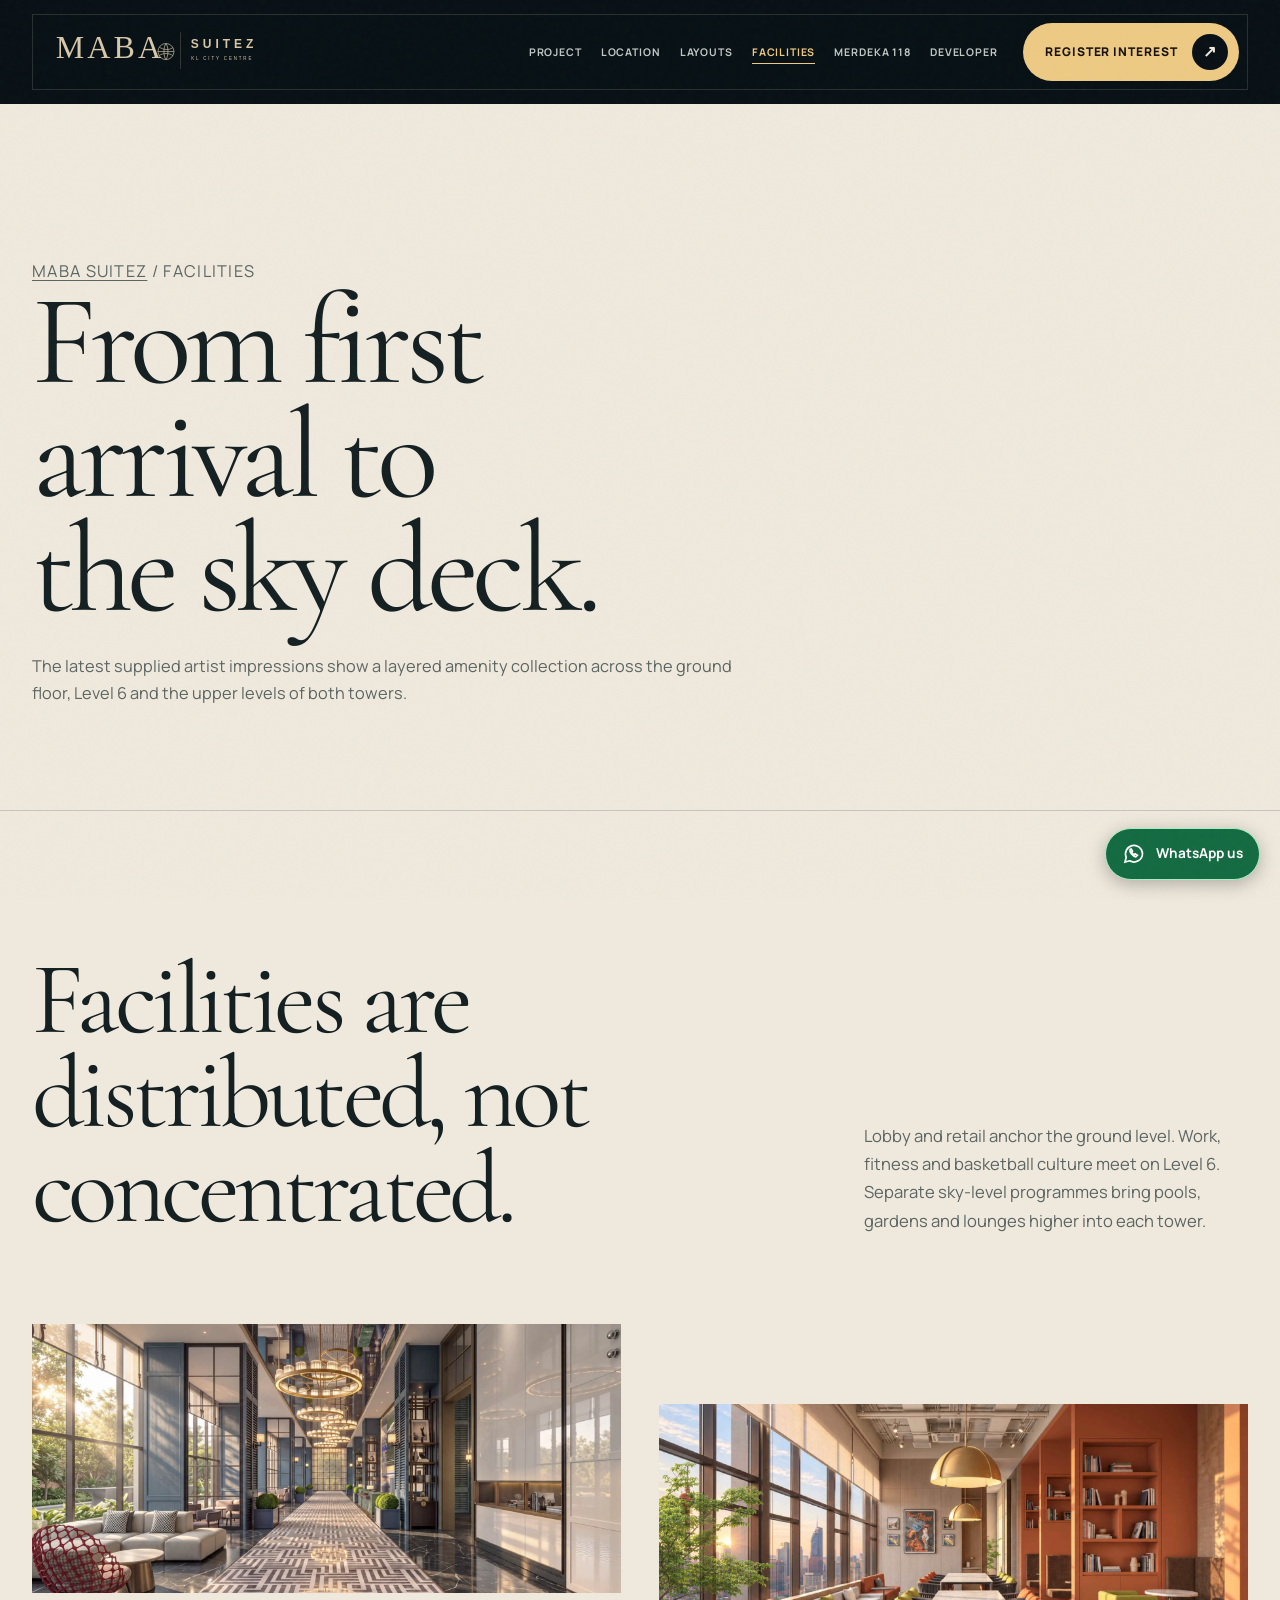
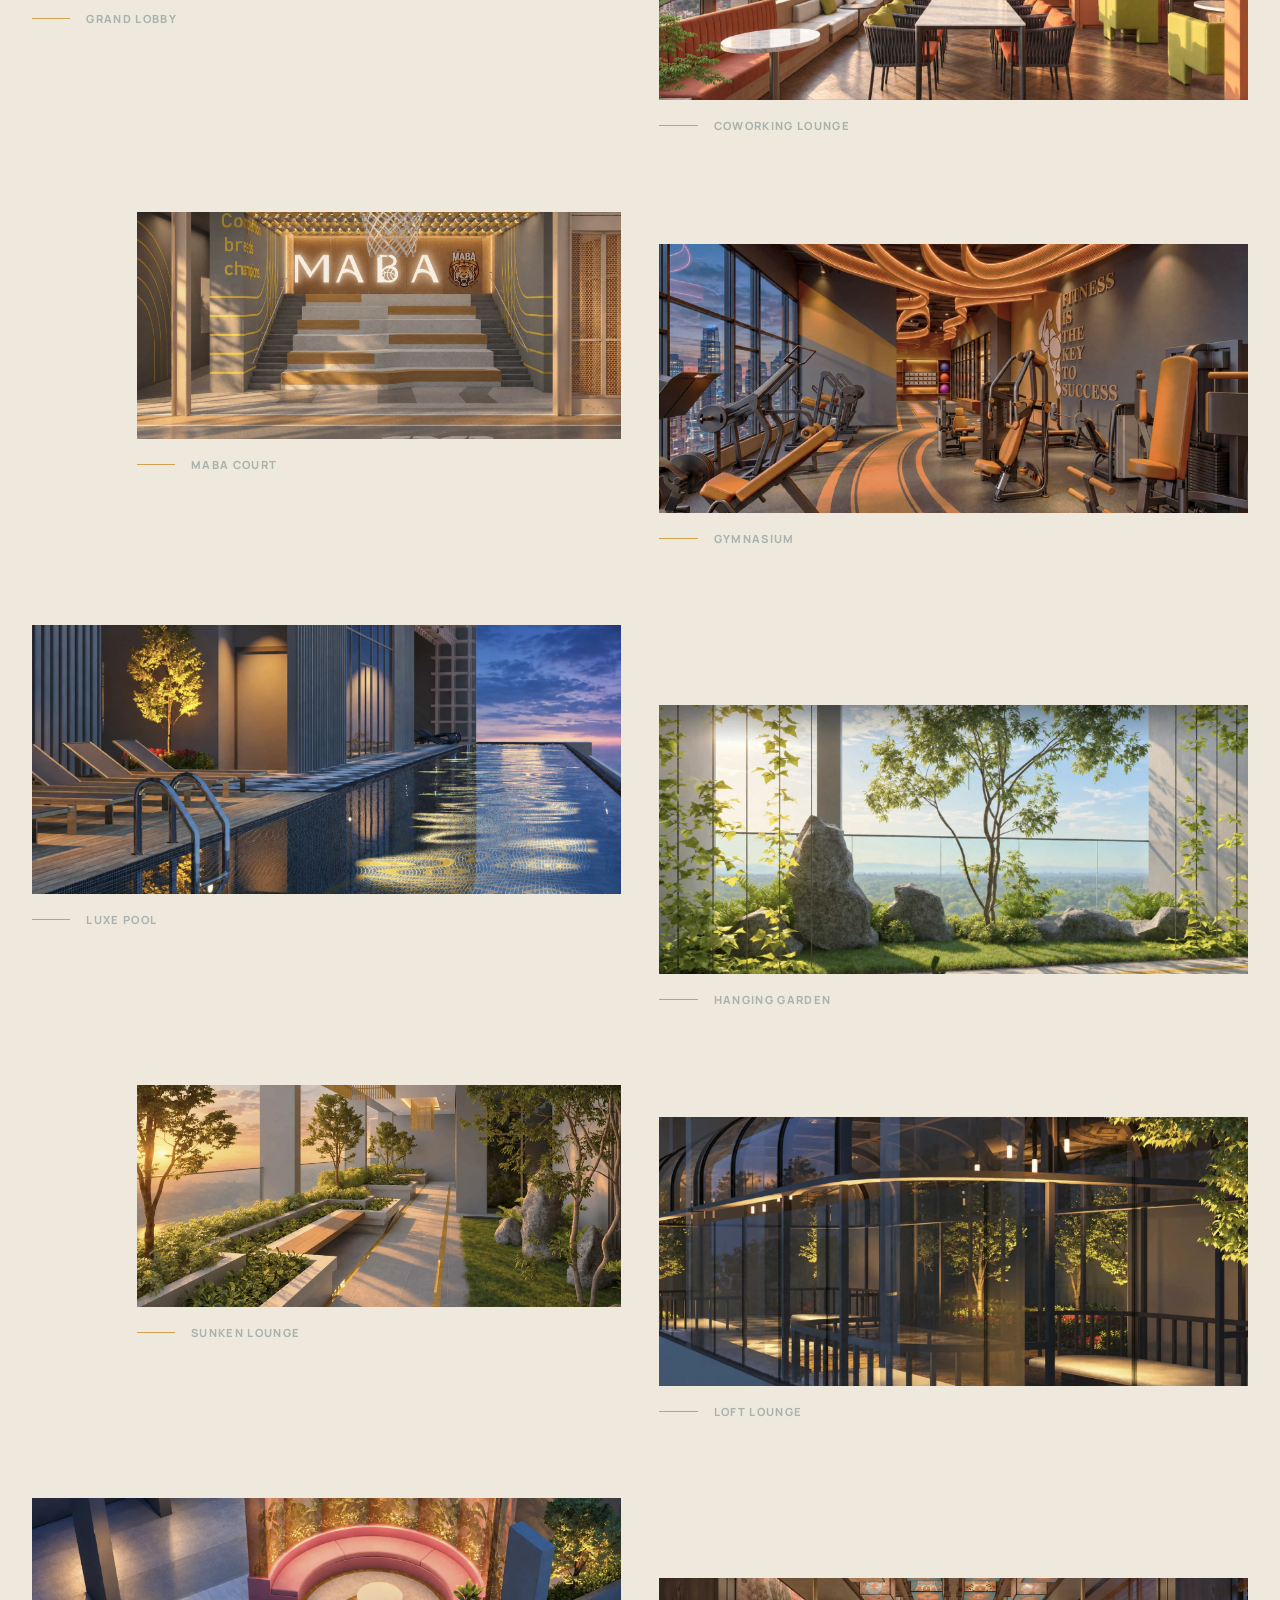
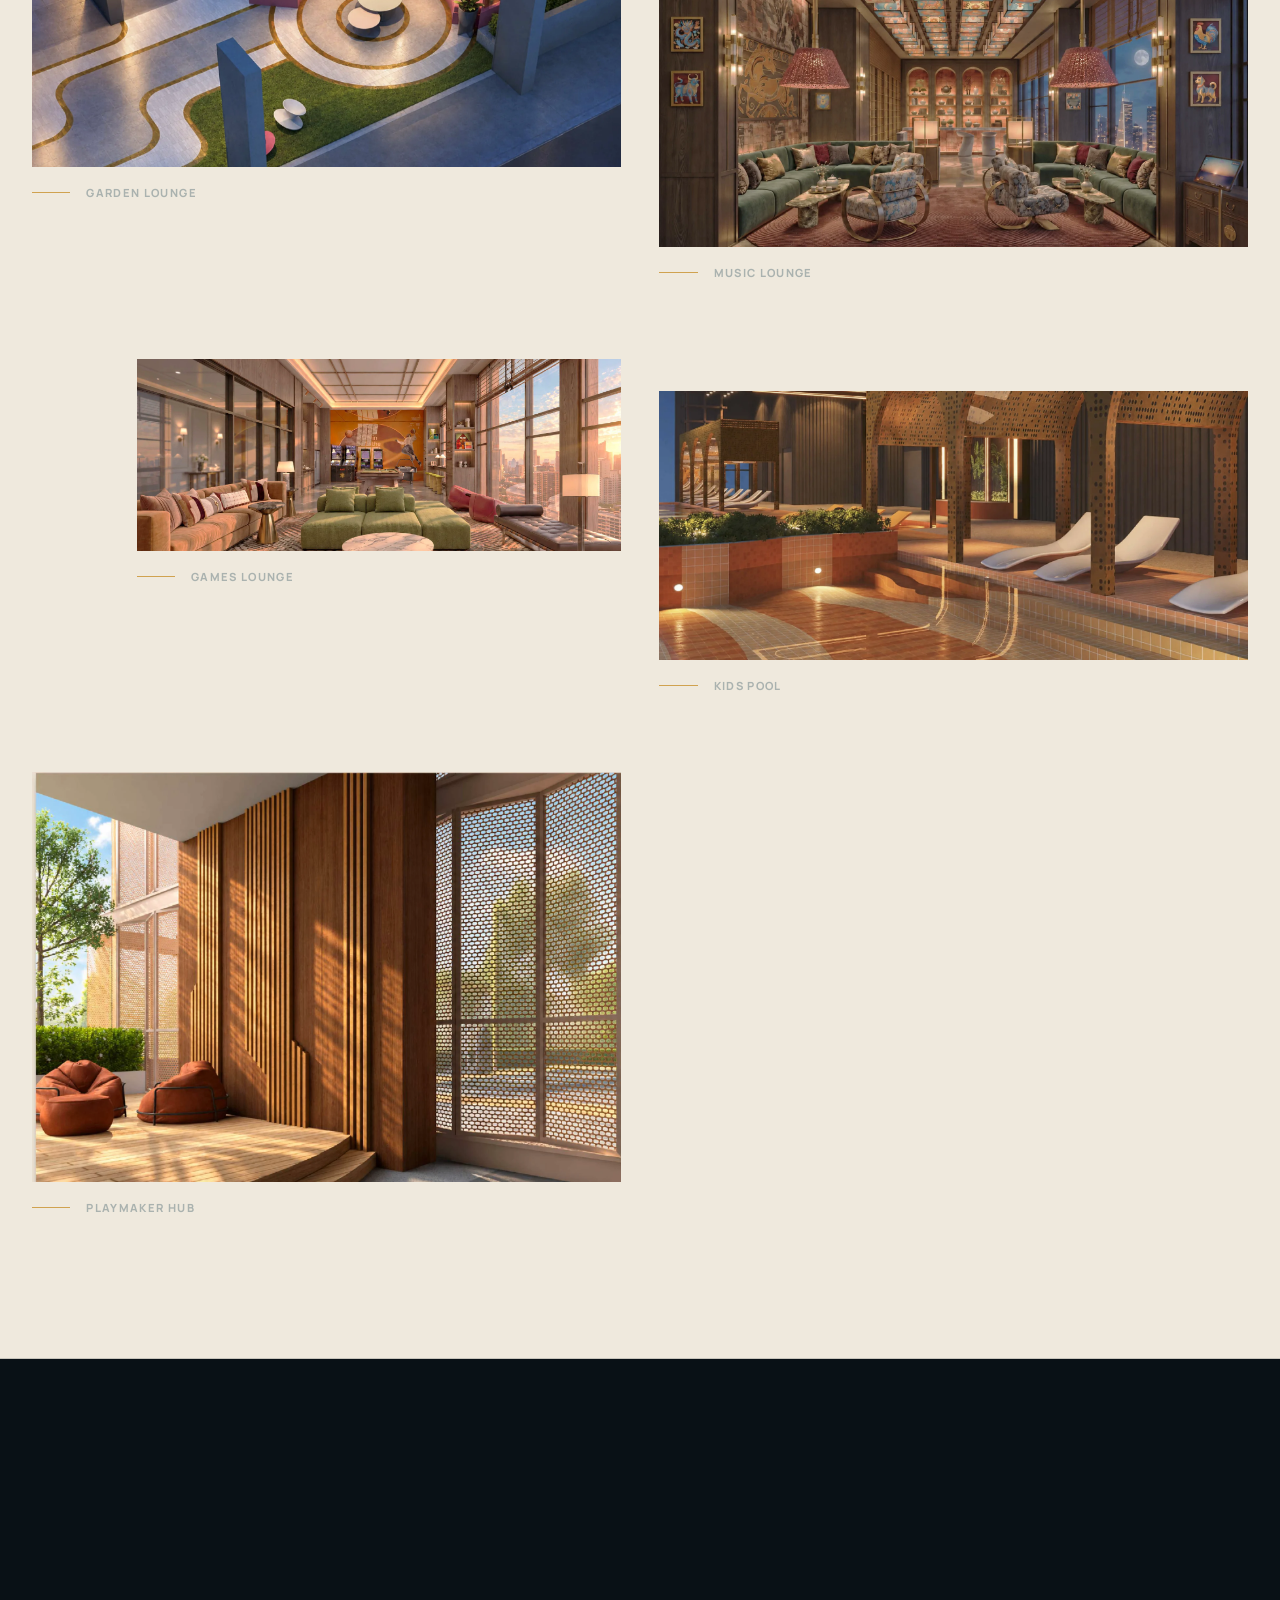
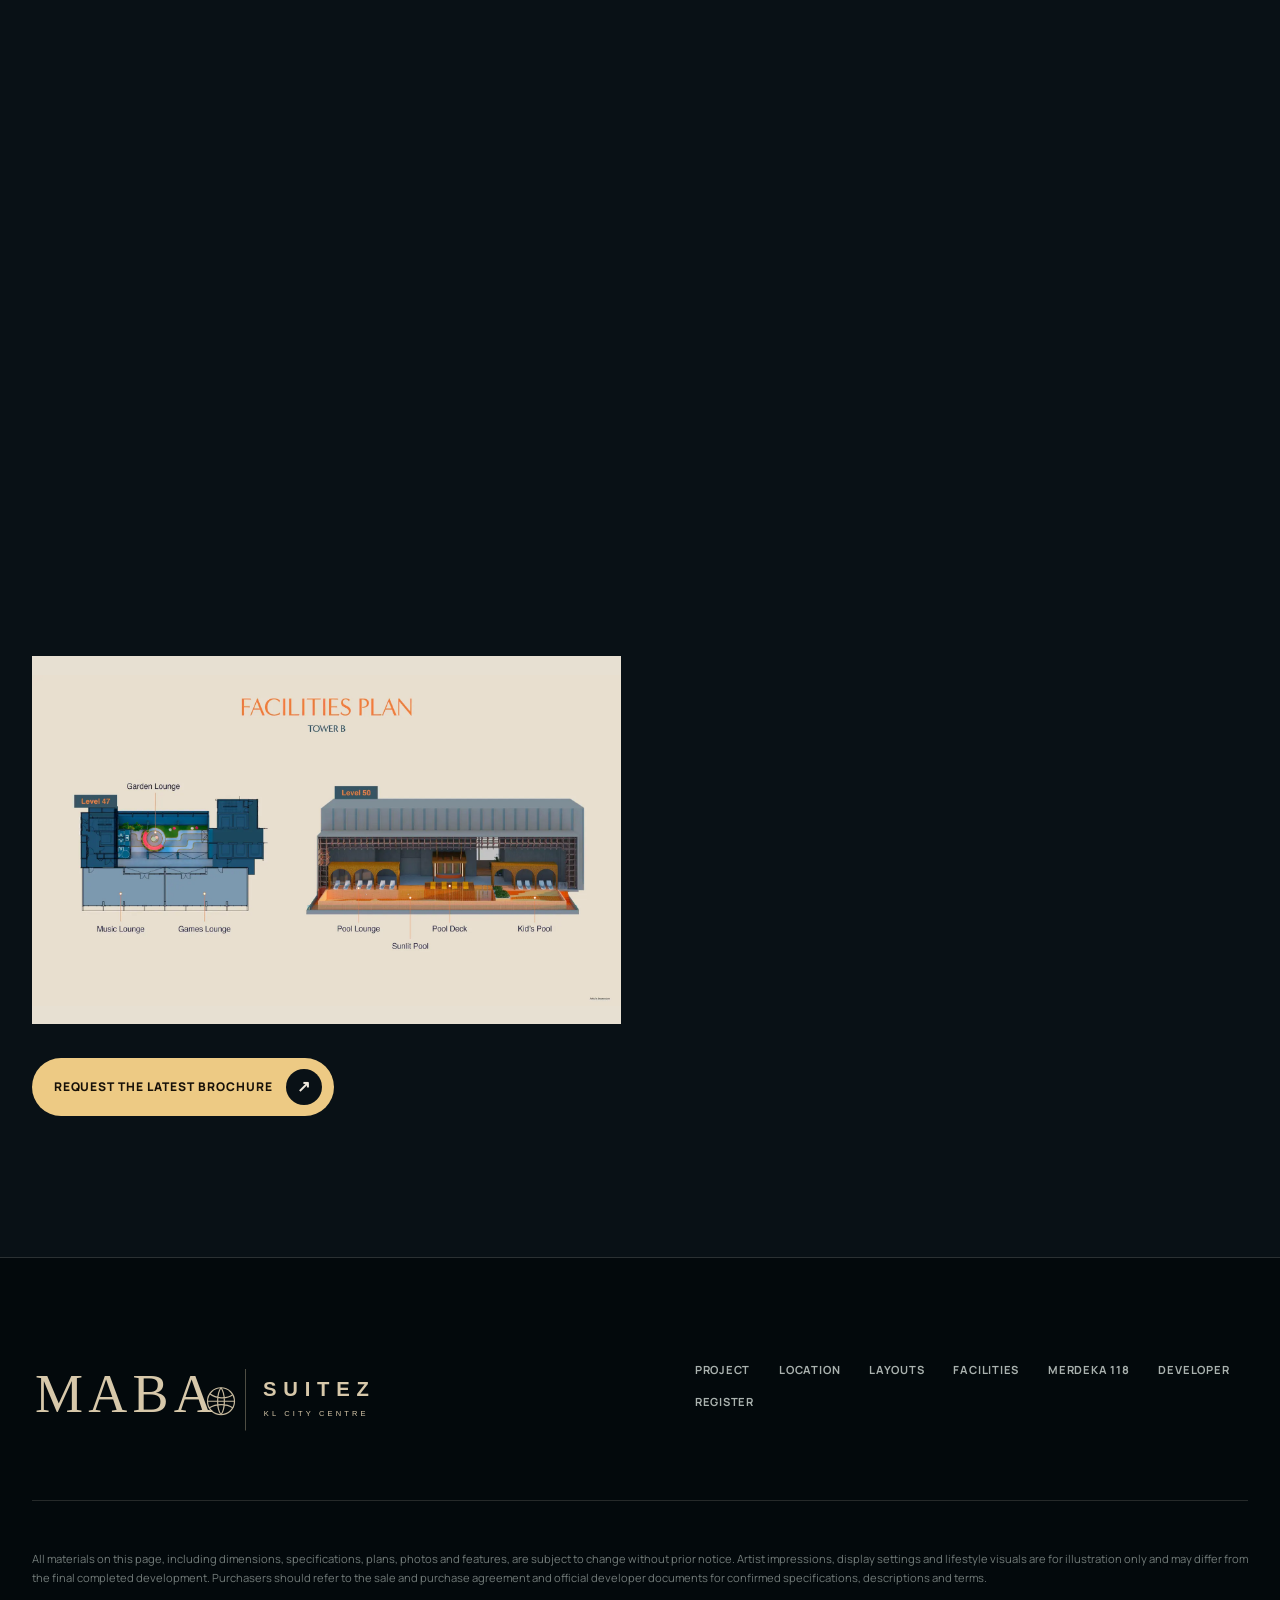
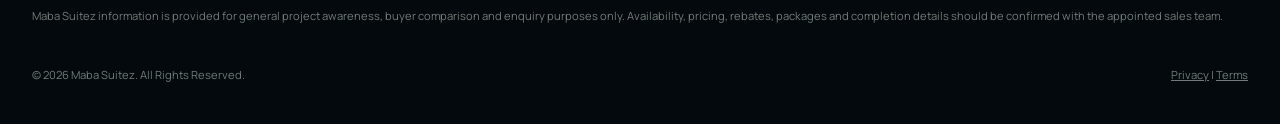
<file: impressions/index.html>
<!doctype html><html lang="en-MY"><head>
  <meta charset="utf-8"><meta name="viewport" content="width=device-width, initial-scale=1">
  <title>Maba Suitez Facilities and Artist Impressions</title>
  <meta name="description" content="View Maba Suitez facility plans and artist impressions for the lobby, sky pools, gym, coworking lounge, gardens, social spaces and MABA Court.">
  <meta name="robots" content="index, follow, max-image-preview:large"><meta name="theme-color" content="#07111b"><link rel="canonical" href="https://themabasuitez.com/impressions/"><link rel="stylesheet" href="/assets/site-v3.css?v=20261004"><link rel="icon" type="image/svg+xml" href="/assets/maba-suitez-wordmark.svg">
  <meta property="og:type" content="website"><meta property="og:title" content="Maba Suitez Facilities and Artist Impressions"><meta property="og:description" content="A visual guide to the latest supplied amenity concept for Maba Suitez."><meta property="og:url" content="https://themabasuitez.com/impressions/"><meta property="og:image" content="https://themabasuitez.com/assets/official/facilities/luxe-pool.webp?v=20261004">
  <script type="application/ld+json">{"@context":"https://schema.org","@graph":[{"@type":"CollectionPage","url":"https://themabasuitez.com/impressions/","name":"Maba Suitez Facilities and Artist Impressions","dateModified":"2026-10-03","about":{"@type":"ApartmentComplex","name":"Maba Suitez"}},{"@type":"BreadcrumbList","itemListElement":[{"@type":"ListItem","position":1,"name":"Home","item":"https://themabasuitez.com/"},{"@type":"ListItem","position":2,"name":"Facilities","item":"https://themabasuitez.com/impressions/"}]}]}</script>
</head><body>
  <a class="skip-link" href="#main">Skip to content</a>
  <header class="site-header"><nav class="shell nav-shell" aria-label="Primary navigation"><a class="brand" href="/" aria-label="Maba Suitez home"><img src="/assets/maba-suitez-wordmark.svg" width="520" height="112" alt="Maba Suitez, KL City Centre"></a><button class="nav-toggle" type="button" aria-label="Open navigation" aria-controls="site-nav" aria-expanded="false" data-nav-toggle><svg viewBox="0 0 24 24" aria-hidden="true"><path fill="currentColor" d="M3 6h18v2H3zm0 5h18v2H3zm0 5h18v2H3z"/></svg></button><div class="nav-panel" id="site-nav" data-nav-panel><ul class="nav-links"><li><a href="/project/">Project</a></li><li><a href="/location/">Location</a></li><li><a href="/layouts/">Layouts</a></li><li><a href="/impressions/" aria-current="page">Facilities</a></li><li><a href="/merdeka-118/">Merdeka 118</a></li><li><a href="/developer/">Developer</a></li></ul><a class="button nav-cta" href="/register/">Register Interest</a></div></nav></header>
  <a class="button mobile-register" href="/register/">Register Interest</a>
  <main id="main">
    <section class="page-hero"><div class="shell"><p class="breadcrumbs"><a href="/">Maba Suitez</a> / Facilities</p><h1>From first arrival to the sky deck.</h1><p>The latest supplied artist impressions show a layered amenity collection across the ground floor, Level 6 and the upper levels of both towers.</p></div></section>
    <section class="section section--surface"><div class="shell"><div class="section-heading"><div data-reveal><h2 class="section-title">Facilities are distributed, not concentrated.</h2></div><p class="section-copy" data-reveal>Lobby and retail anchor the ground level. Work, fitness and basketball culture meet on Level 6. Separate sky-level programmes bring pools, gardens and lounges higher into each tower.</p></div><div class="gallery-grid">
      <figure class="amenity" data-reveal><img src="/assets/official/facilities/grand-lobby.webp?v=20261004" width="1800" height="822" alt="Grand Lobby artist impression" fetchpriority="high"><figcaption>Grand Lobby</figcaption></figure>
      <figure class="amenity" data-reveal><img src="/assets/official/facilities/coworking-lounge.webp?v=20261004" width="1800" height="822" alt="Coworking Lounge artist impression" loading="lazy"><figcaption>Coworking Lounge</figcaption></figure>
      <figure class="amenity" data-reveal><img src="/assets/official/facilities/maba-court.webp?v=20261004" width="1800" height="822" alt="MABA Court artist impression" loading="lazy"><figcaption>MABA Court</figcaption></figure>
      <figure class="amenity" data-reveal><img src="/assets/official/facilities/gymnasium.webp?v=20261004" width="1800" height="822" alt="Gymnasium artist impression" loading="lazy"><figcaption>Gymnasium</figcaption></figure>
      <figure class="amenity" data-reveal><img src="/assets/official/facilities/luxe-pool.webp?v=20261004" width="1800" height="822" alt="Luxe Pool artist impression" loading="lazy"><figcaption>Luxe Pool</figcaption></figure>
      <figure class="amenity" data-reveal><img src="/assets/official/facilities/hanging-garden.webp?v=20261004" width="1800" height="822" alt="Hanging Garden artist impression" loading="lazy"><figcaption>Hanging Garden</figcaption></figure>
      <figure class="amenity" data-reveal><img src="/assets/official/facilities/sunken-lounge.webp?v=20261004" width="1800" height="822" alt="Sunken Lounge artist impression" loading="lazy"><figcaption>Sunken Lounge</figcaption></figure>
      <figure class="amenity" data-reveal><img src="/assets/official/facilities/loft-lounge.webp?v=20261004" width="1800" height="822" alt="Loft Lounge artist impression" loading="lazy"><figcaption>Loft Lounge</figcaption></figure>
      <figure class="amenity" data-reveal><img src="/assets/official/facilities/garden-lounge.webp?v=20261004" width="1800" height="822" alt="Garden Lounge artist impression" loading="lazy"><figcaption>Garden Lounge</figcaption></figure>
      <figure class="amenity" data-reveal><img src="/assets/official/facilities/music-lounge.webp?v=20261004" width="1800" height="822" alt="Music Lounge artist impression" loading="lazy"><figcaption>Music Lounge</figcaption></figure>
      <figure class="amenity" data-reveal><img src="/assets/official/facilities/games-lounge.webp?v=20261004" width="1800" height="822" alt="Games Lounge artist impression" loading="lazy"><figcaption>Games Lounge</figcaption></figure>
      <figure class="amenity" data-reveal><img src="/assets/official/facilities/kids-pool.webp?v=20261004" width="1800" height="822" alt="Kids Pool artist impression" loading="lazy"><figcaption>Kids Pool</figcaption></figure>
      <figure class="amenity" data-reveal><img src="/assets/official/facilities/playmaker-hub.webp?v=20261004" width="1800" height="822" alt="Playmaker Hub artist impression" loading="lazy"><figcaption>Playmaker Hub</figcaption></figure>
    </div></div></section>
    <section class="section"><div class="shell"><div class="section-heading"><div data-reveal><p class="eyebrow">Facility plans</p><h2 class="section-title">Where each part of the collection sits.</h2></div><p class="section-copy" data-reveal>These diagrams are useful for understanding the current concept, not for measuring final built areas. Refer to approved plans for binding information.</p></div><div class="gallery-grid"><figure class="media-frame media-frame--map" data-reveal><img src="/assets/official/facilities-plan-ground-and-level-6.webp?v=20261004" width="1800" height="1013" alt="Maba Suitez facility plan for ground floor and Level 6" loading="lazy"></figure><figure class="media-frame media-frame--map" data-reveal><img src="/assets/official/facilities-plan-tower-a.webp?v=20261004" width="1800" height="1013" alt="Maba Suitez Tower A sky facility plan" loading="lazy"></figure><figure class="media-frame media-frame--map" data-reveal><img src="/assets/official/facilities-plan-tower-b.webp?v=20261004" width="1800" height="1013" alt="Maba Suitez Tower B upper-level facility plan" loading="lazy"></figure></div><div class="button-row"><a class="button" href="/register/">Request the Latest Brochure</a></div></div></section>
  </main>
  <footer class="site-footer"><div class="shell"><div class="footer-top"><img class="footer-logo" src="/assets/maba-suitez-wordmark.svg" width="520" height="112" alt="Maba Suitez, KL City Centre" loading="lazy"><nav class="footer-links" aria-label="Footer navigation"><a href="/project/">Project</a><a href="/location/">Location</a><a href="/layouts/">Layouts</a><a href="/impressions/">Facilities</a><a href="/merdeka-118/">Merdeka 118</a><a href="/developer/">Developer</a><a href="/register/">Register</a></nav></div><div class="footer-legal"><p>All materials on this page, including dimensions, specifications, plans, photos and features, are subject to change without prior notice. Artist impressions, display settings and lifestyle visuals are for illustration only and may differ from the final completed development. Purchasers should refer to the sale and purchase agreement and official developer documents for confirmed specifications, descriptions and terms.</p><p>Maba Suitez information is provided for general project awareness, buyer comparison and enquiry purposes only. Availability, pricing, rebates, packages and completion details should be confirmed with the appointed sales team.</p></div><div class="footer-bottom"><span>© 2026 Maba Suitez. All Rights Reserved.</span><span><a href="/privacy-policy.html">Privacy</a> | <a href="/terms-and-conditions.html">Terms</a></span></div></div></footer><script src="/assets/site-v2.js?v=20261004" defer></script>
<a class="whatsapp-float" href="https://wa.me/601154306375" target="_blank" rel="noopener" aria-label="WhatsApp Maba Suitez at +60 11-5430 6375"><svg viewBox="0 0 24 24" fill="none" stroke="currentColor" stroke-width="1.7" aria-hidden="true"><path d="M20.5 11.5a8.5 8.5 0 0 1-12.8 7.3L3 20l1.2-4.7A8.5 8.5 0 1 1 20.5 11.5Z"/><path d="M8 7.5c-.8 2.5 3 6.7 5.8 7.3l1.6-1.7-2.3-1.3-1 1c-1.2-.5-2.1-1.4-2.6-2.6l1-1L9.2 7Z"/></svg><span>WhatsApp us</span></a>
</body></html>
</file>
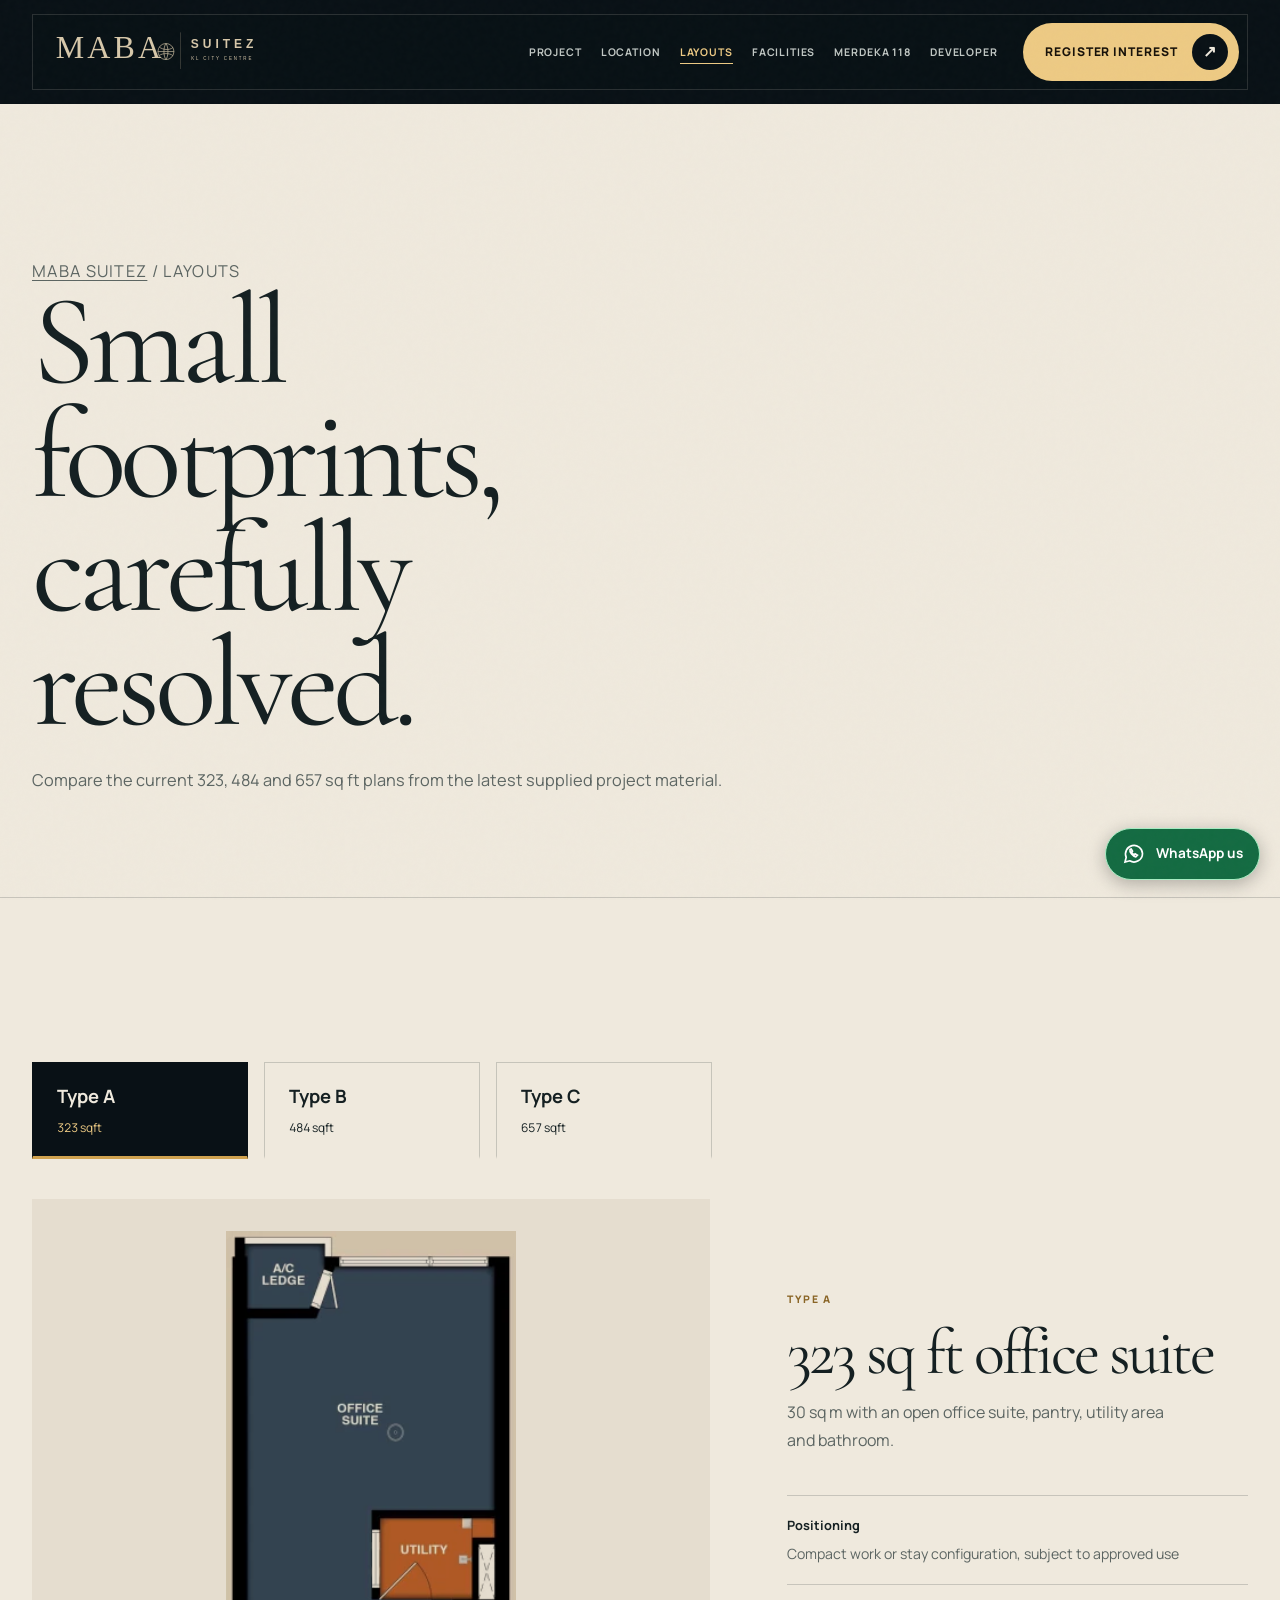
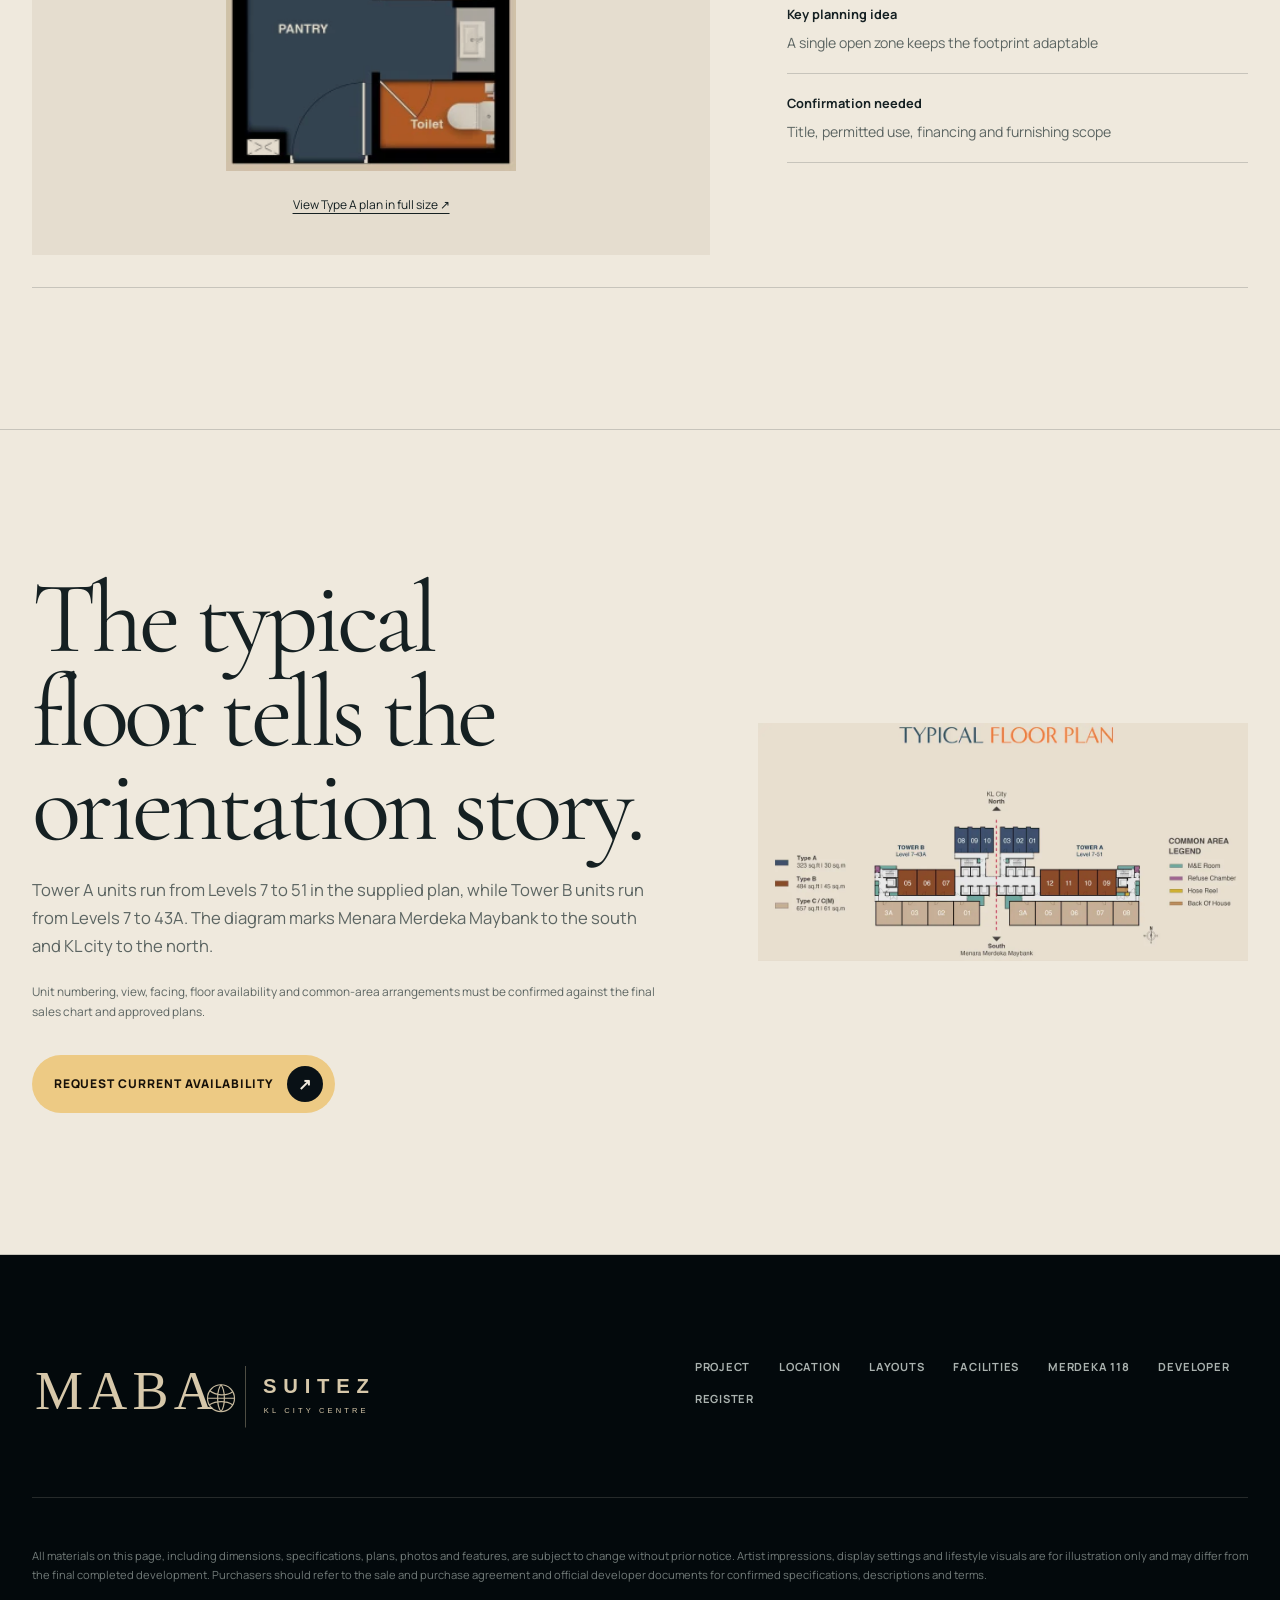
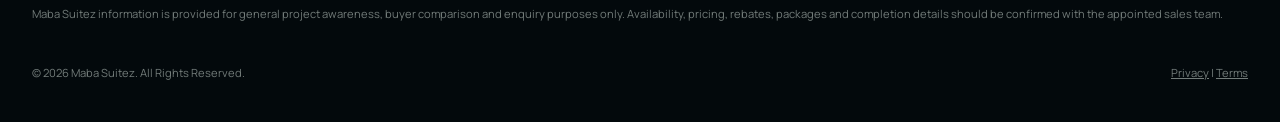
<file: layouts/index.html>
<!doctype html><html lang="en-MY"><head>
  <meta charset="utf-8"><meta name="viewport" content="width=device-width, initial-scale=1">
  <title>Maba Suitez Floor Plans | 323, 484 and 657 sq ft</title>
  <meta name="description" content="Compare Maba Suitez Type A, B and C floor plans: 323 sq ft office suite, 484sqft 1+1, and 657 sq ft dual-key layout.">
  <meta name="robots" content="index, follow, max-image-preview:large"><meta name="theme-color" content="#07111b"><link rel="canonical" href="https://themabasuitez.com/layouts/"><link rel="stylesheet" href="/assets/site-v3.css?v=20261004"><link rel="icon" type="image/svg+xml" href="/assets/maba-suitez-wordmark.svg">
  <meta property="og:type" content="website"><meta property="og:title" content="Maba Suitez Floor Plans"><meta property="og:description" content="Current Type A, Type B and Type C layout plans for Maba Suitez Kuala Lumpur."><meta property="og:url" content="https://themabasuitez.com/layouts/"><meta property="og:image" content="https://themabasuitez.com/assets/official/typical-floor-plan.webp?v=20261004">
  <script type="application/ld+json">{"@context":"https://schema.org","@graph":[{"@type":"WebPage","url":"https://themabasuitez.com/layouts/","name":"Maba Suitez Floor Plans | 323, 484 and 657 sq ft","dateModified":"2026-10-03"},{"@type":"ItemList","name":"Maba Suitez layout plans","itemListElement":[{"@type":"ListItem","position":1,"name":"Type A 323 sq ft office suite"},{"@type":"ListItem","position":2,"name":"Type B 484sqft 1+1"},{"@type":"ListItem","position":3,"name":"Type C 657 sq ft dual-key"}]},{"@type":"BreadcrumbList","itemListElement":[{"@type":"ListItem","position":1,"name":"Home","item":"https://themabasuitez.com/"},{"@type":"ListItem","position":2,"name":"Layouts","item":"https://themabasuitez.com/layouts/"}]}]}</script>
<link rel="stylesheet" href="/assets/layout-tabs.css?v=2">
<script src="/assets/layout-tabs.js?v=2" defer></script>
</head><body>
  <a class="skip-link" href="#main">Skip to content</a>
  <header class="site-header"><nav class="shell nav-shell" aria-label="Primary navigation"><a class="brand" href="/" aria-label="Maba Suitez home"><img src="/assets/maba-suitez-wordmark.svg" width="520" height="112" alt="Maba Suitez, KL City Centre"></a><button class="nav-toggle" type="button" aria-label="Open navigation" aria-controls="site-nav" aria-expanded="false" data-nav-toggle><svg viewBox="0 0 24 24" aria-hidden="true"><path fill="currentColor" d="M3 6h18v2H3zm0 5h18v2H3zm0 5h18v2H3z"/></svg></button><div class="nav-panel" id="site-nav" data-nav-panel><ul class="nav-links"><li><a href="/project/">Project</a></li><li><a href="/location/">Location</a></li><li><a href="/layouts/" aria-current="page">Layouts</a></li><li><a href="/impressions/">Facilities</a></li><li><a href="/merdeka-118/">Merdeka 118</a></li><li><a href="/developer/">Developer</a></li></ul><a class="button nav-cta" href="/register/">Register Interest</a></div></nav></header>
  <a class="button mobile-register" href="/register/">Register Interest</a>
  <main id="main">
    <section class="page-hero"><div class="shell"><p class="breadcrumbs"><a href="/">Maba Suitez</a> / Layouts</p><h1>Small footprints, carefully resolved.</h1><p>Compare the current 323, 484 and 657 sq ft plans from the latest supplied project material.</p></div></section>
    <section class="section section--surface"><div class="shell"><div class="layout-list">
<article class="layout-item" data-reveal><div class="layout-plan"><img src="/assets/official/type-a-323-office-suite.webp?v=20261004" width="254" height="472" alt="Maba Suitez Type A 323 sq ft office suite floor plan"></div><div class="layout-copy"><p class="layout-type">Type A</p><h2>323 sq ft office suite</h2><p class="layout-spec">30 sq m with an open office suite, pantry, utility area and bathroom.</p><div class="detail-lines"><div><b>Positioning</b><span>Compact work or stay configuration, subject to approved use</span></div><div><b>Key planning idea</b><span>A single open zone keeps the footprint adaptable</span></div><div><b>Confirmation needed</b><span>Title, permitted use, financing and furnishing scope</span></div></div></div></article>
<article class="layout-item" data-reveal><div class="layout-plan"><img src="/assets/official/type-b-484-one-plus-one.webp?v=20261004" width="364" height="482" alt="Maba Suitez Type B 484sqft 1+1 floor plan"></div><div class="layout-copy"><p class="layout-type">Type B</p><h2>484sqft 1+1</h2><p class="layout-spec">45 sq m with one bedroom, study, one bathroom, living, dining and pantry.</p><div class="detail-lines"><div><b>Positioning</b><span>Efficient serviced-apartment plan for city living</span></div><div><b>Key planning idea</b><span>A separate study adds flexibility beyond a standard one-bedroom plan</span></div><div><b>Confirmation needed</b><span>Furniture, appliance package and final room dimensions</span></div></div></div></article>
<article class="layout-item" data-reveal><div class="layout-plan"><img src="/assets/official/type-c-657-dual-key.webp?v=20261004" width="484" height="450" alt="Maba Suitez Type C 657 sq ft dual-key floor plan"></div><div class="layout-copy"><p class="layout-type">Type C and C(M)</p><h2>657 sq ft dual-key</h2><p class="layout-spec">61 sq m with one room, two bathrooms and a two-zone arrangement.</p><div class="detail-lines"><div><b>Positioning</b><span>Flexible dual-key style plan</span></div><div><b>Key planning idea</b><span>Separate entry logic and bathroom access support different occupancy patterns</span></div><div><b>Confirmation needed</b><span>Final key arrangement, management rules and approved use</span></div></div></div></article>
</div></div></section>
    <section class="section section--surface"><div class="shell editorial-split"><div data-reveal><h2 class="section-title">The typical floor tells the orientation story.</h2><p class="section-copy">Tower A units run from Levels 7 to 51 in the supplied plan, while Tower B units run from Levels 7 to 43A. The diagram marks Menara Merdeka Maybank to the south and KL city to the north.</p><p class="source-note">Unit numbering, view, facing, floor availability and common-area arrangements must be confirmed against the final sales chart and approved plans.</p><div class="button-row"><a class="button" href="/register/">Request Current Availability</a></div></div><figure class="media-frame media-frame--map" data-reveal><img src="/assets/official/typical-floor-plan.webp?v=20261004" width="1160" height="562" alt="Maba Suitez typical floor plan for Tower A and Tower B" loading="lazy"></figure></div></section>
  </main>
  <footer class="site-footer"><div class="shell"><div class="footer-top"><img class="footer-logo" src="/assets/maba-suitez-wordmark.svg" width="520" height="112" alt="Maba Suitez, KL City Centre" loading="lazy"><nav class="footer-links" aria-label="Footer navigation"><a href="/project/">Project</a><a href="/location/">Location</a><a href="/layouts/">Layouts</a><a href="/impressions/">Facilities</a><a href="/merdeka-118/">Merdeka 118</a><a href="/developer/">Developer</a><a href="/register/">Register</a></nav></div><div class="footer-legal"><p>All materials on this page, including dimensions, specifications, plans, photos and features, are subject to change without prior notice. Artist impressions, display settings and lifestyle visuals are for illustration only and may differ from the final completed development. Purchasers should refer to the sale and purchase agreement and official developer documents for confirmed specifications, descriptions and terms.</p><p>Maba Suitez information is provided for general project awareness, buyer comparison and enquiry purposes only. Availability, pricing, rebates, packages and completion details should be confirmed with the appointed sales team.</p></div><div class="footer-bottom"><span>© 2026 Maba Suitez. All Rights Reserved.</span><span><a href="/privacy-policy.html">Privacy</a> | <a href="/terms-and-conditions.html">Terms</a></span></div></div></footer><script src="/assets/site-v2.js?v=20261004" defer></script>
<a class="whatsapp-float" href="https://wa.me/601154306375" target="_blank" rel="noopener" aria-label="WhatsApp Maba Suitez at +60 11-5430 6375"><svg viewBox="0 0 24 24" fill="none" stroke="currentColor" stroke-width="1.7" aria-hidden="true"><path d="M20.5 11.5a8.5 8.5 0 0 1-12.8 7.3L3 20l1.2-4.7A8.5 8.5 0 1 1 20.5 11.5Z"/><path d="M8 7.5c-.8 2.5 3 6.7 5.8 7.3l1.6-1.7-2.3-1.3-1 1c-1.2-.5-2.1-1.4-2.6-2.6l1-1L9.2 7Z"/></svg><span>WhatsApp us</span></a>
</body></html>
</file>
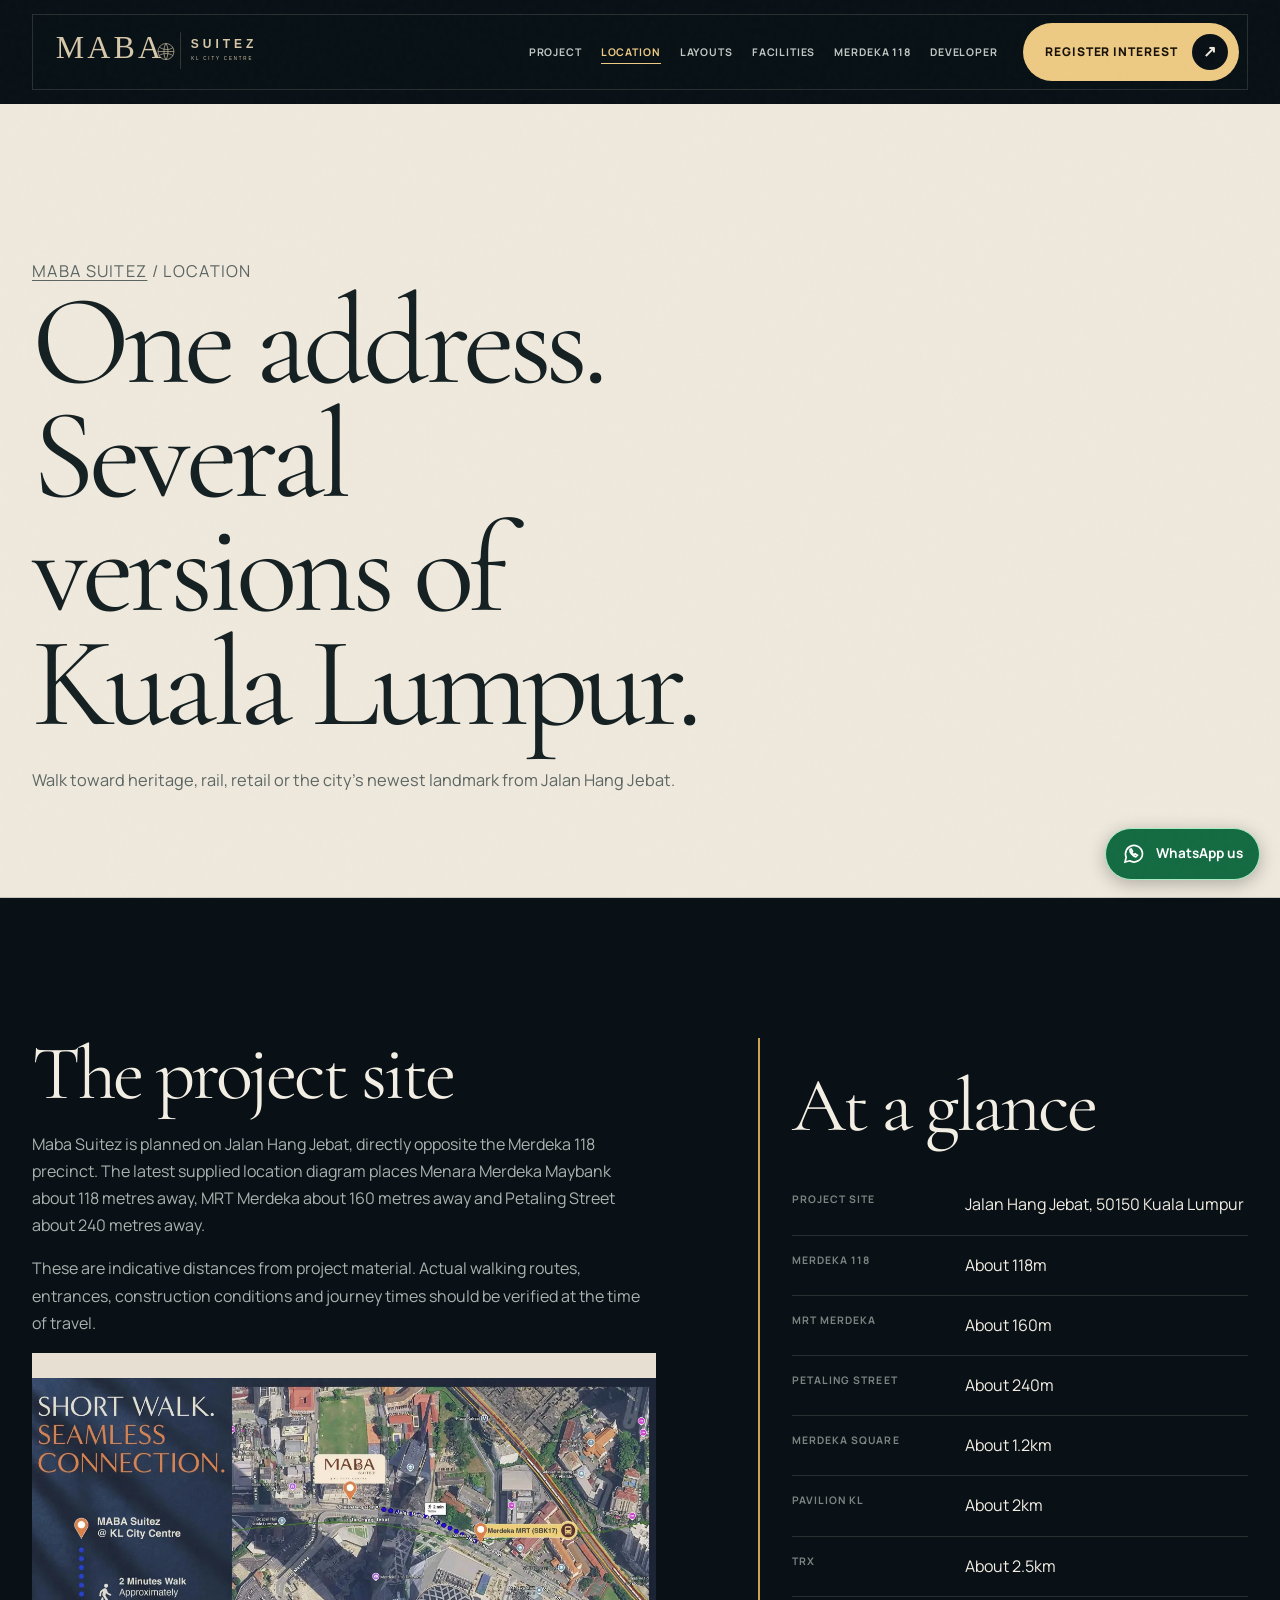
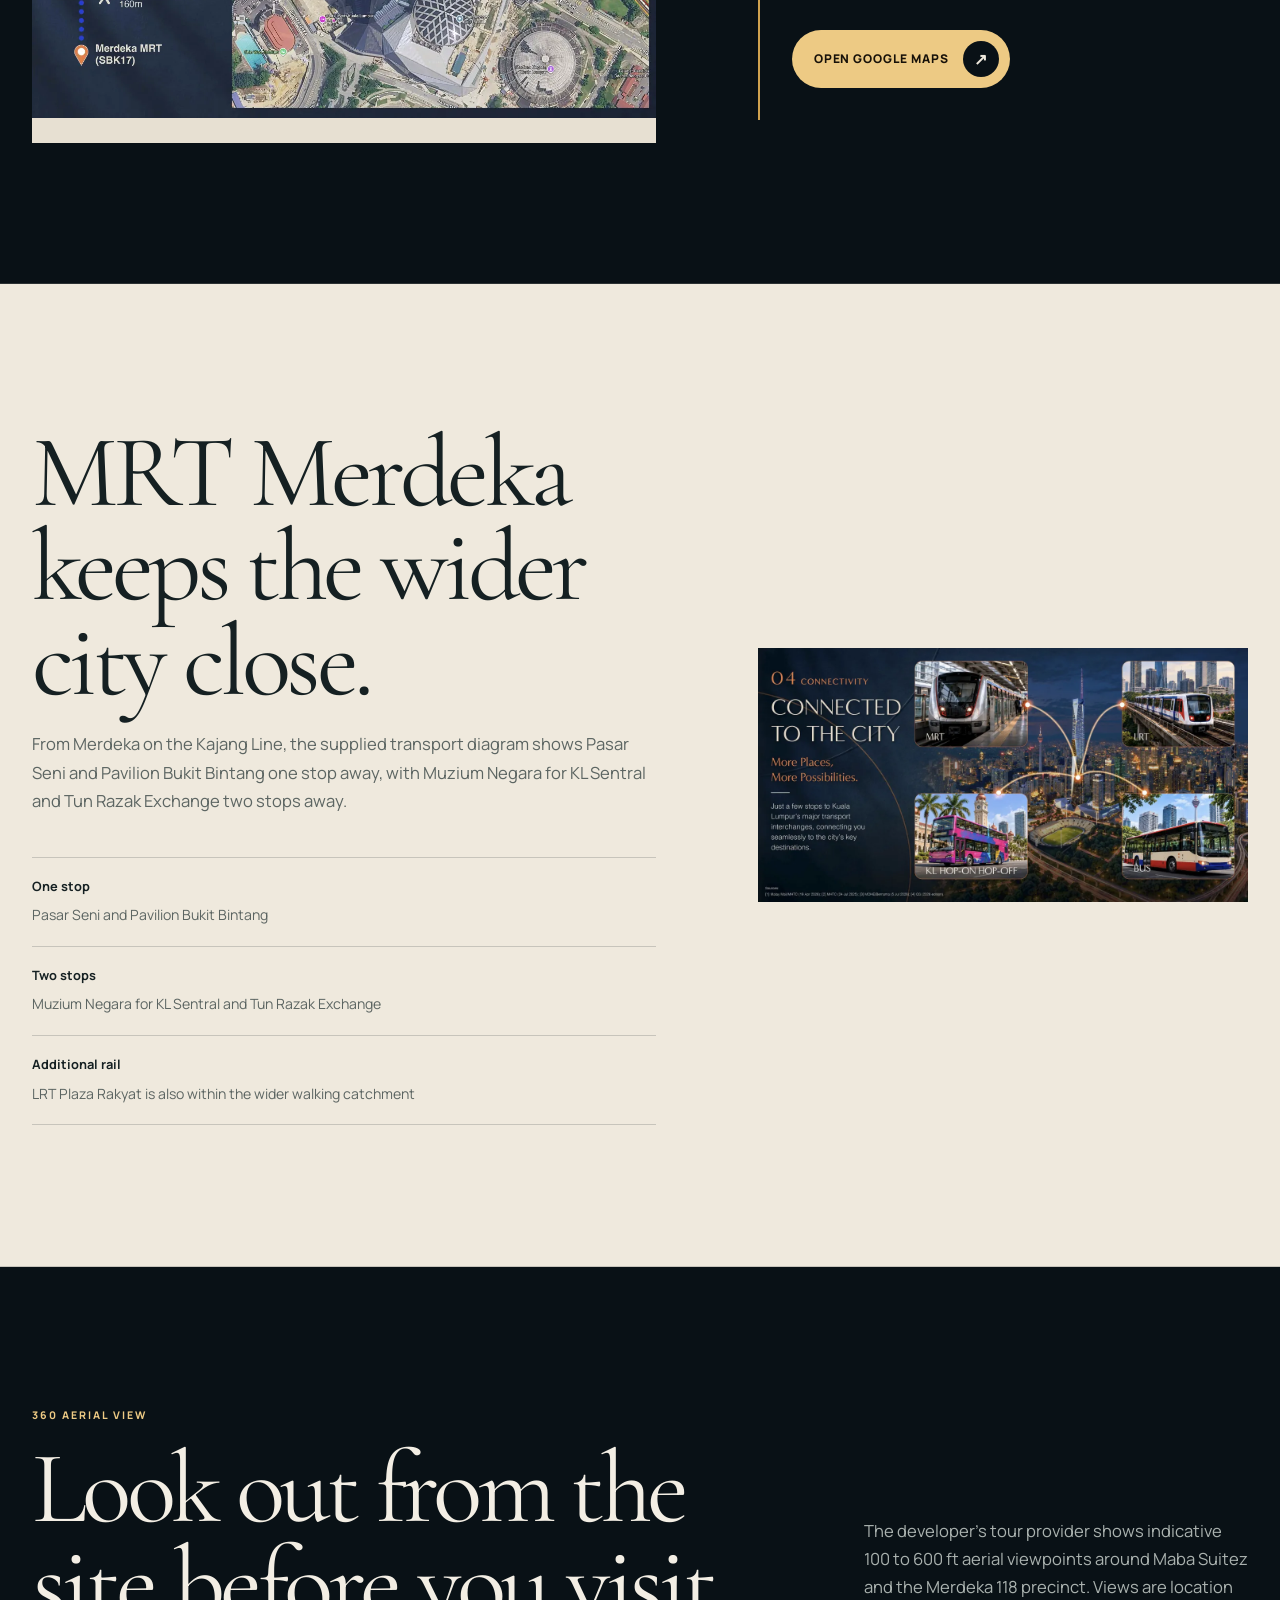
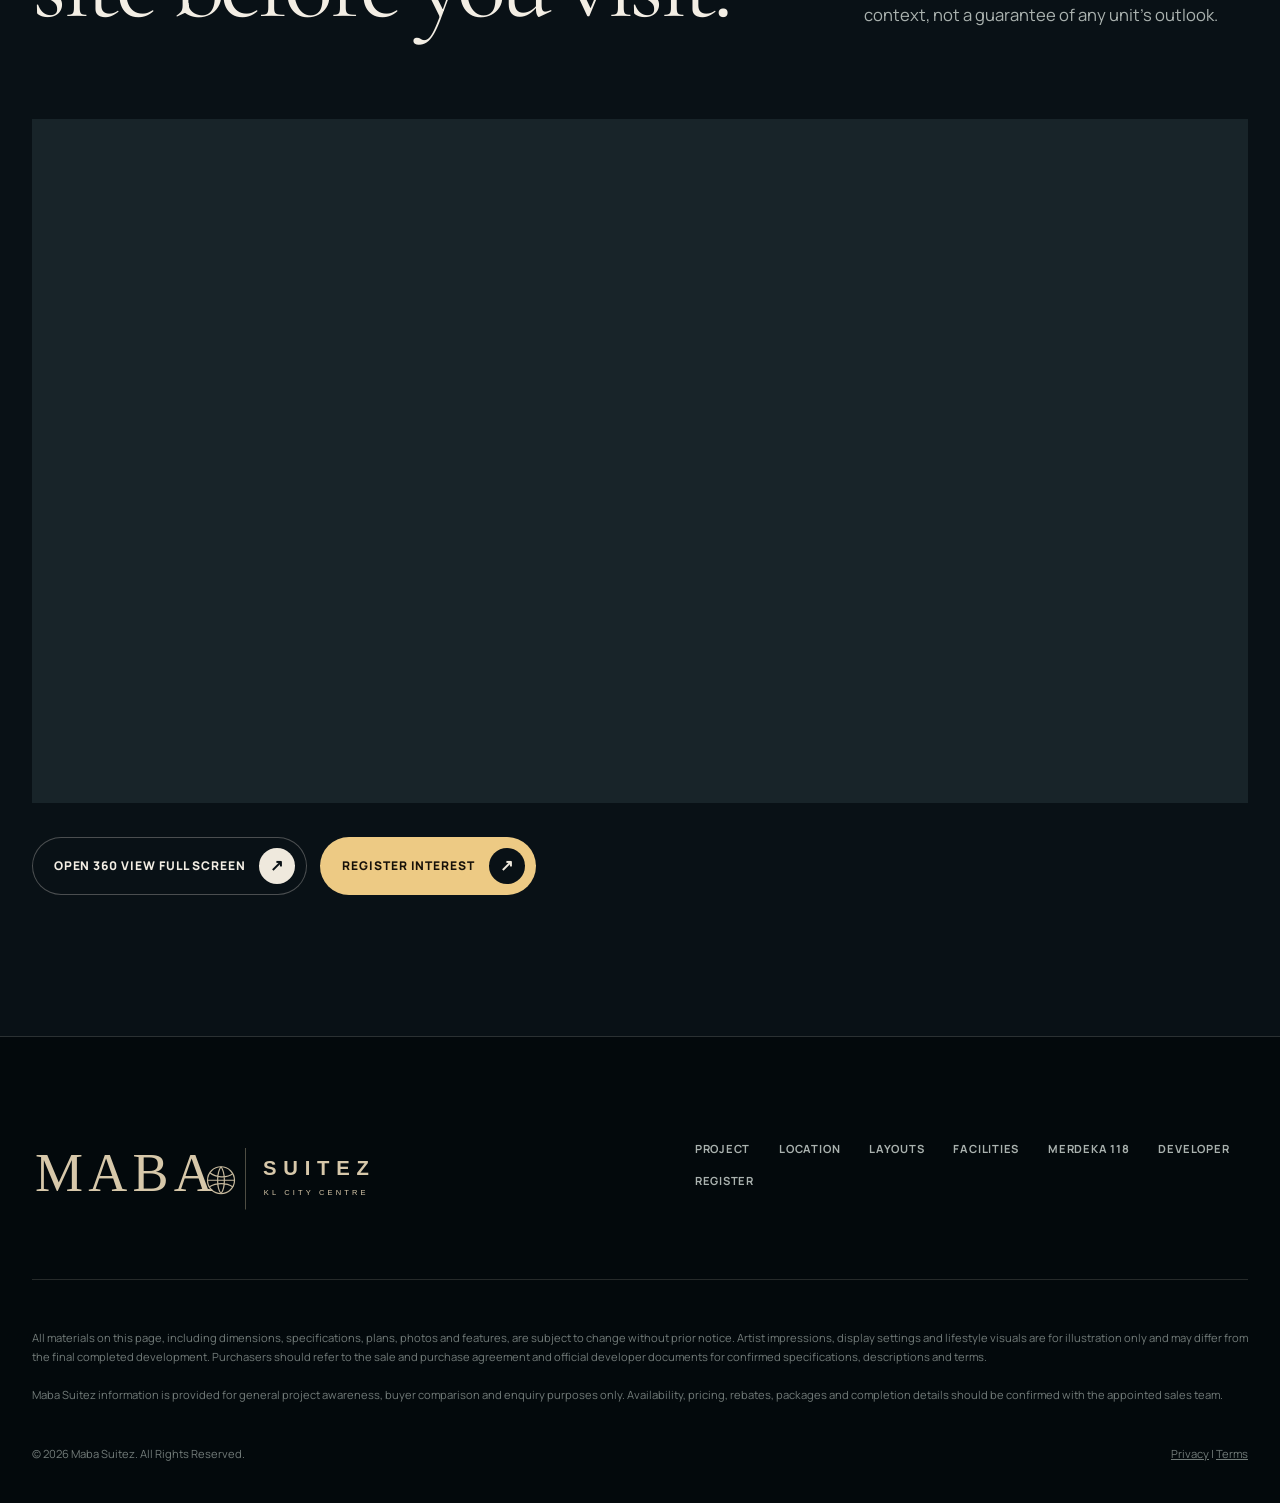
<file: location/index.html>
<!doctype html>
<html lang="en-MY">
<head>
  <meta charset="utf-8"><meta name="viewport" content="width=device-width, initial-scale=1">
  <title>Maba Suitez Location | MRT Merdeka and Merdeka 118</title>
  <meta name="description" content="See the Maba Suitez location on Jalan Hang Jebat, about 160m from MRT Merdeka and directly beside Menara Merdeka Maybank and 118 Mall.">
  <meta name="robots" content="index, follow, max-image-preview:large"><meta name="theme-color" content="#07111b">
  <link rel="canonical" href="https://themabasuitez.com/location/"><link rel="stylesheet" href="/assets/site-v3.css?v=20261004"><link rel="icon" type="image/svg+xml" href="/assets/maba-suitez-wordmark.svg">
  <meta property="og:type" content="website"><meta property="og:title" content="Maba Suitez Location | Jalan Hang Jebat"><meta property="og:description" content="Walking-distance context, rail connections and 360 aerial view for the Maba Suitez project site."><meta property="og:url" content="https://themabasuitez.com/location/"><meta property="og:image" content="https://themabasuitez.com/assets/official/location-distances.webp?v=20261004">
  <script type="application/ld+json">{"@context":"https://schema.org","@graph":[{"@type":"WebPage","url":"https://themabasuitez.com/location/","name":"Maba Suitez Location | MRT Merdeka and Merdeka 118","dateModified":"2026-10-03"},{"@type":"Place","name":"Maba Suitez project site","address":{"@type":"PostalAddress","streetAddress":"Jalan Hang Jebat","addressLocality":"Kuala Lumpur","addressRegion":"Wilayah Persekutuan Kuala Lumpur","postalCode":"50150","addressCountry":"MY"}},{"@type":"BreadcrumbList","itemListElement":[{"@type":"ListItem","position":1,"name":"Home","item":"https://themabasuitez.com/"},{"@type":"ListItem","position":2,"name":"Location","item":"https://themabasuitez.com/location/"}]}]}</script>
</head>
<body>
  <a class="skip-link" href="#main">Skip to content</a>
  <header class="site-header"><nav class="shell nav-shell" aria-label="Primary navigation"><a class="brand" href="/" aria-label="Maba Suitez home"><img src="/assets/maba-suitez-wordmark.svg" width="520" height="112" alt="Maba Suitez, KL City Centre"></a><button class="nav-toggle" type="button" aria-label="Open navigation" aria-controls="site-nav" aria-expanded="false" data-nav-toggle><svg viewBox="0 0 24 24" aria-hidden="true"><path fill="currentColor" d="M3 6h18v2H3zm0 5h18v2H3zm0 5h18v2H3z"/></svg></button><div class="nav-panel" id="site-nav" data-nav-panel><ul class="nav-links"><li><a href="/project/">Project</a></li><li><a href="/location/" aria-current="page">Location</a></li><li><a href="/layouts/">Layouts</a></li><li><a href="/impressions/">Facilities</a></li><li><a href="/merdeka-118/">Merdeka 118</a></li><li><a href="/developer/">Developer</a></li></ul><a class="button nav-cta" href="/register/">Register Interest</a></div></nav></header>
  <a class="button mobile-register" href="/register/">Register Interest</a>
  <main id="main">
    <section class="page-hero"><div class="shell"><p class="breadcrumbs"><a href="/">Maba Suitez</a> / Location</p><h1>One address. Several versions of Kuala Lumpur.</h1><p>Walk toward heritage, rail, retail or the city’s newest landmark from Jalan Hang Jebat.</p></div></section>
    <section class="section"><div class="shell content-grid"><div class="prose" data-reveal><h2>The project site</h2><p>Maba Suitez is planned on Jalan Hang Jebat, directly opposite the Merdeka 118 precinct. The latest supplied location diagram places Menara Merdeka Maybank about 118 metres away, MRT Merdeka about 160 metres away and Petaling Street about 240 metres away.</p><p>These are indicative distances from project material. Actual walking routes, entrances, construction conditions and journey times should be verified at the time of travel.</p><figure class="media-frame media-frame--wide media-frame--map"><img src="/assets/official/location-distances.webp?v=20261004" width="1206" height="658" alt="Maba Suitez distance diagram showing nearby Kuala Lumpur landmarks" loading="lazy"></figure></div><aside class="sticky-panel" data-reveal><h2>At a glance</h2><table class="data-table"><tr><th>Project site</th><td>Jalan Hang Jebat, 50150 Kuala Lumpur</td></tr><tr><th>Merdeka 118</th><td>About 118m</td></tr><tr><th>MRT Merdeka</th><td>About 160m</td></tr><tr><th>Petaling Street</th><td>About 240m</td></tr><tr><th>Merdeka Square</th><td>About 1.2km</td></tr><tr><th>Pavilion KL</th><td>About 2km</td></tr><tr><th>TRX</th><td>About 2.5km</td></tr></table><div class="button-row"><a class="button" href="https://www.google.com/maps/search/?api=1&amp;query=Jalan+Hang+Jebat%2C+50150+Kuala+Lumpur" target="_blank" rel="noopener">Open Google Maps</a></div></aside></div></section>
    <section class="section section--surface"><div class="shell editorial-split"><div data-reveal><h2 class="section-title">MRT Merdeka keeps the wider city close.</h2><p class="section-copy">From Merdeka on the Kajang Line, the supplied transport diagram shows Pasar Seni and Pavilion Bukit Bintang one stop away, with Muzium Negara for KL Sentral and Tun Razak Exchange two stops away.</p><div class="detail-lines"><div><b>One stop</b><span>Pasar Seni and Pavilion Bukit Bintang</span></div><div><b>Two stops</b><span>Muzium Negara for KL Sentral and Tun Razak Exchange</span></div><div><b>Additional rail</b><span>LRT Plaza Rakyat is also within the wider walking catchment</span></div></div></div><figure class="media-frame media-frame--map" data-reveal><img src="/assets/official/city-connectivity.webp?v=20261004" width="1234" height="638" alt="Public transport connections around Maba Suitez" loading="lazy"></figure></div></section>
    <section class="section" aria-labelledby="vr-title"><div class="shell"><div class="section-heading"><div data-reveal><p class="eyebrow">360 aerial view</p><h2 class="section-title" id="vr-title">Look out from the site before you visit.</h2></div><p class="section-copy" data-reveal>The developer’s tour provider shows indicative 100 to 600 ft aerial viewpoints around Maba Suitez and the Merdeka 118 precinct. Views are location context, not a guarantee of any unit’s outlook.</p></div><div class="media-frame" style="aspect-ratio:16/9" data-reveal><iframe src="https://360vr.my/exsim/maba/" title="Maba Suitez 360 aerial view" loading="lazy" allowfullscreen style="width:100%;height:100%;border:0"></iframe></div><div class="button-row"><a class="button button--secondary" href="https://360vr.my/exsim/maba/" target="_blank" rel="noopener">Open 360 View Full Screen</a><a class="button" href="/register/">Register Interest</a></div></div></section>
  </main>
  <footer class="site-footer"><div class="shell"><div class="footer-top"><img class="footer-logo" src="/assets/maba-suitez-wordmark.svg" width="520" height="112" alt="Maba Suitez, KL City Centre" loading="lazy"><nav class="footer-links" aria-label="Footer navigation"><a href="/project/">Project</a><a href="/location/">Location</a><a href="/layouts/">Layouts</a><a href="/impressions/">Facilities</a><a href="/merdeka-118/">Merdeka 118</a><a href="/developer/">Developer</a><a href="/register/">Register</a></nav></div><div class="footer-legal"><p>All materials on this page, including dimensions, specifications, plans, photos and features, are subject to change without prior notice. Artist impressions, display settings and lifestyle visuals are for illustration only and may differ from the final completed development. Purchasers should refer to the sale and purchase agreement and official developer documents for confirmed specifications, descriptions and terms.</p><p>Maba Suitez information is provided for general project awareness, buyer comparison and enquiry purposes only. Availability, pricing, rebates, packages and completion details should be confirmed with the appointed sales team.</p></div><div class="footer-bottom"><span>© 2026 Maba Suitez. All Rights Reserved.</span><span><a href="/privacy-policy.html">Privacy</a> | <a href="/terms-and-conditions.html">Terms</a></span></div></div></footer>
  <script src="/assets/site-v2.js?v=20261004" defer></script>
<a class="whatsapp-float" href="https://wa.me/601154306375" target="_blank" rel="noopener" aria-label="WhatsApp Maba Suitez at +60 11-5430 6375"><svg viewBox="0 0 24 24" fill="none" stroke="currentColor" stroke-width="1.7" aria-hidden="true"><path d="M20.5 11.5a8.5 8.5 0 0 1-12.8 7.3L3 20l1.2-4.7A8.5 8.5 0 1 1 20.5 11.5Z"/><path d="M8 7.5c-.8 2.5 3 6.7 5.8 7.3l1.6-1.7-2.3-1.3-1 1c-1.2-.5-2.1-1.4-2.6-2.6l1-1L9.2 7Z"/></svg><span>WhatsApp us</span></a>
</body></html>
</file>
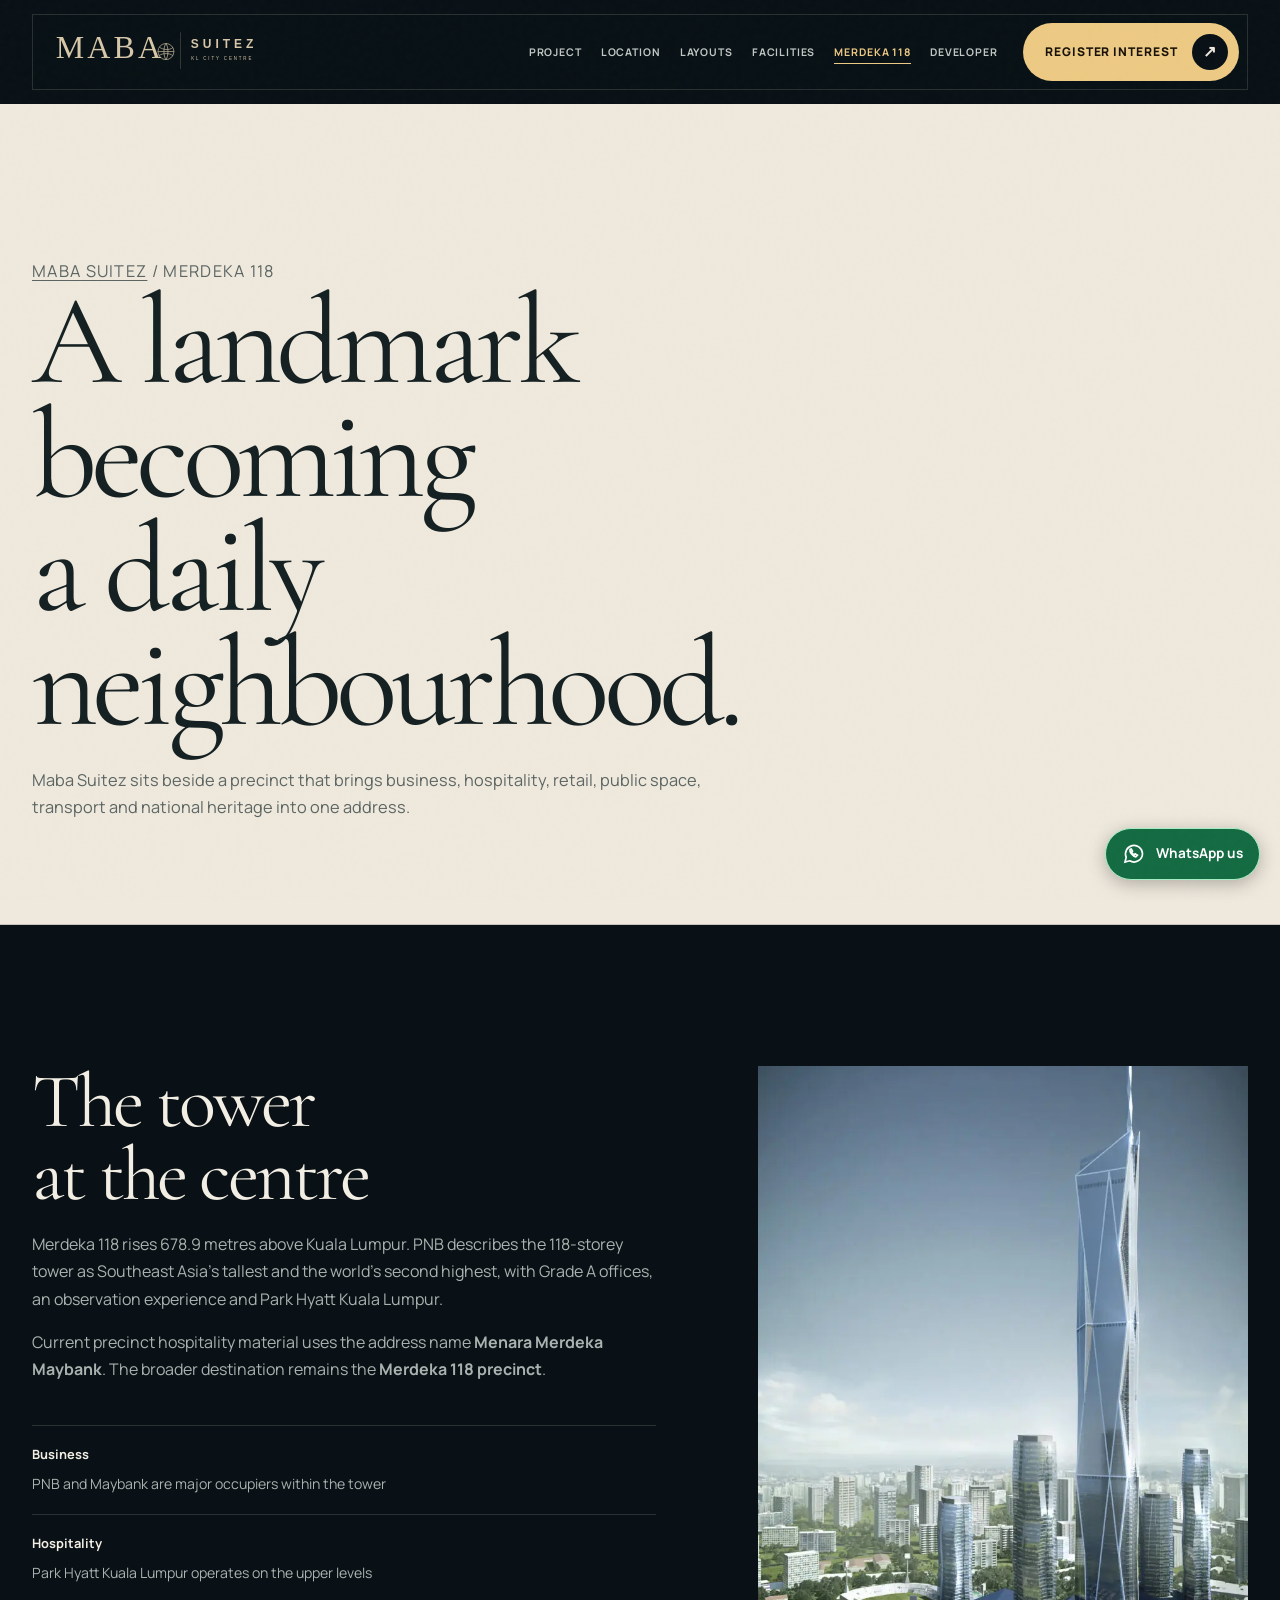
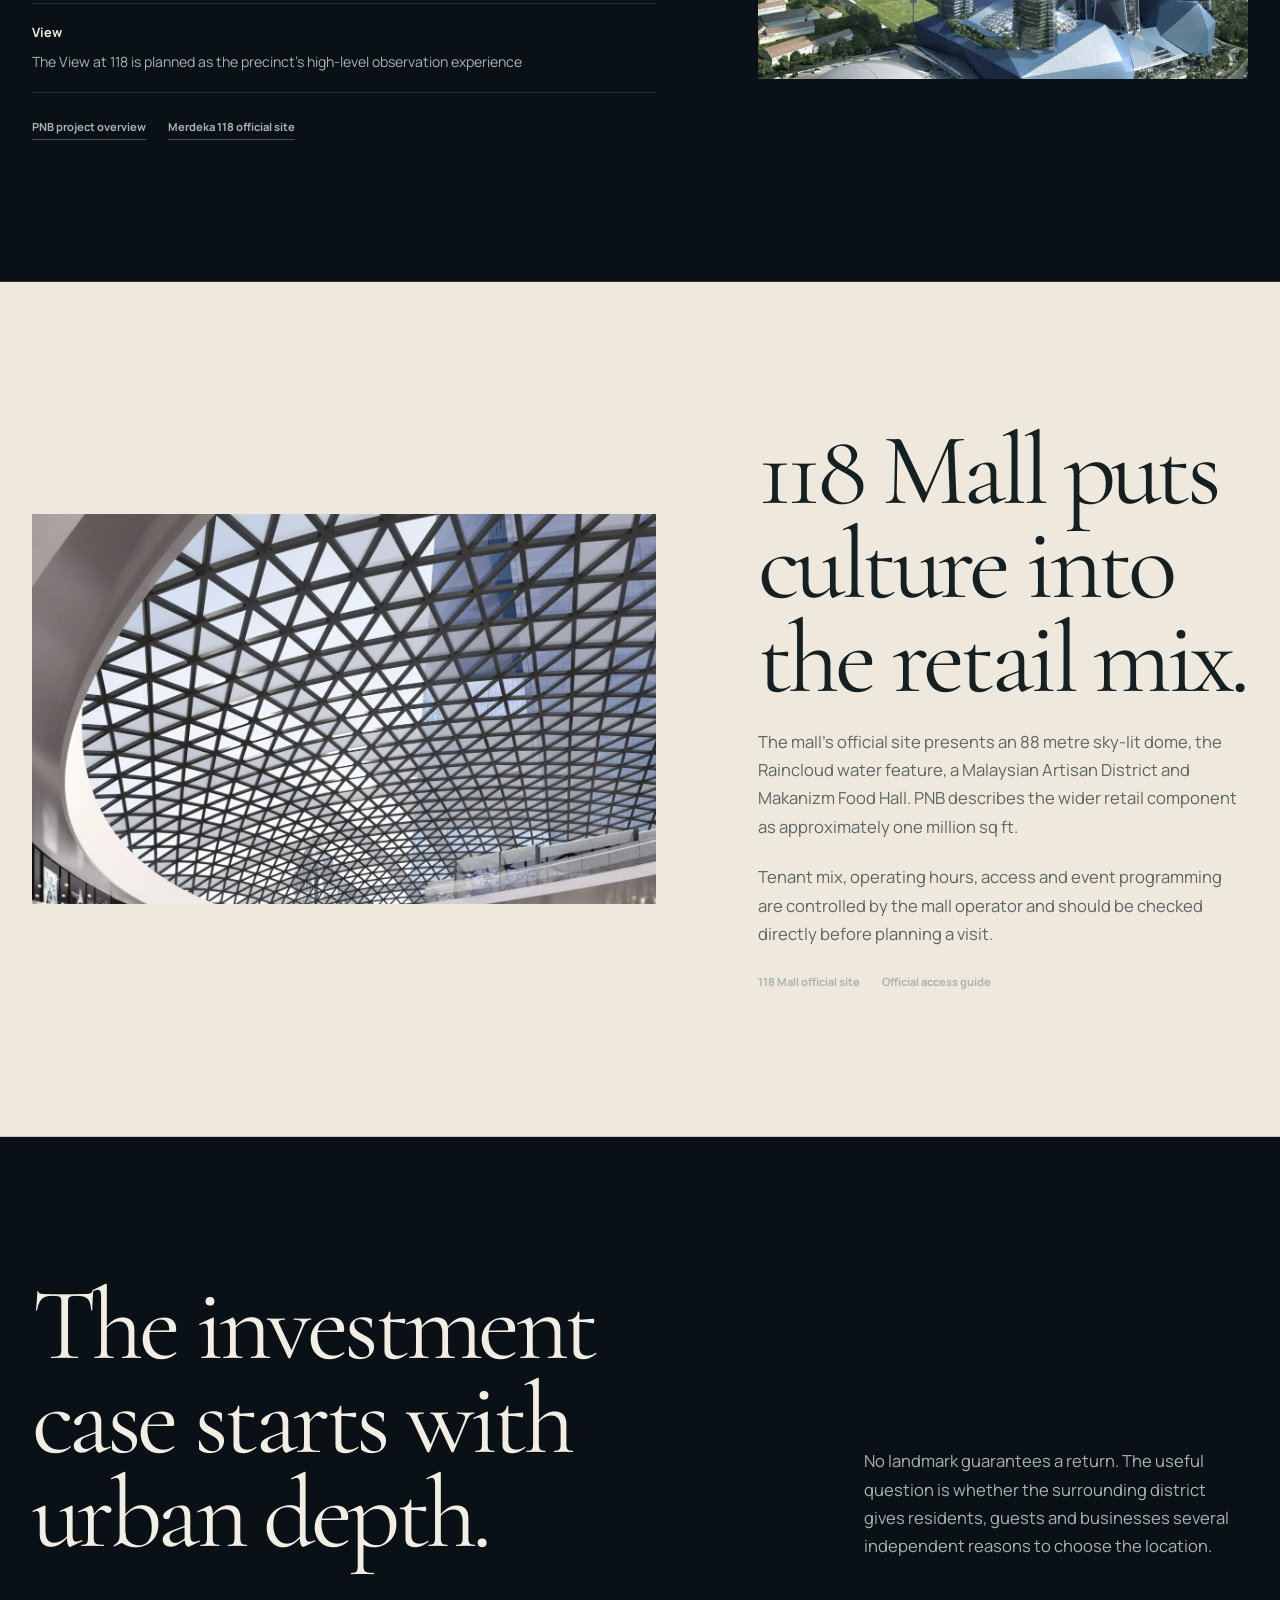
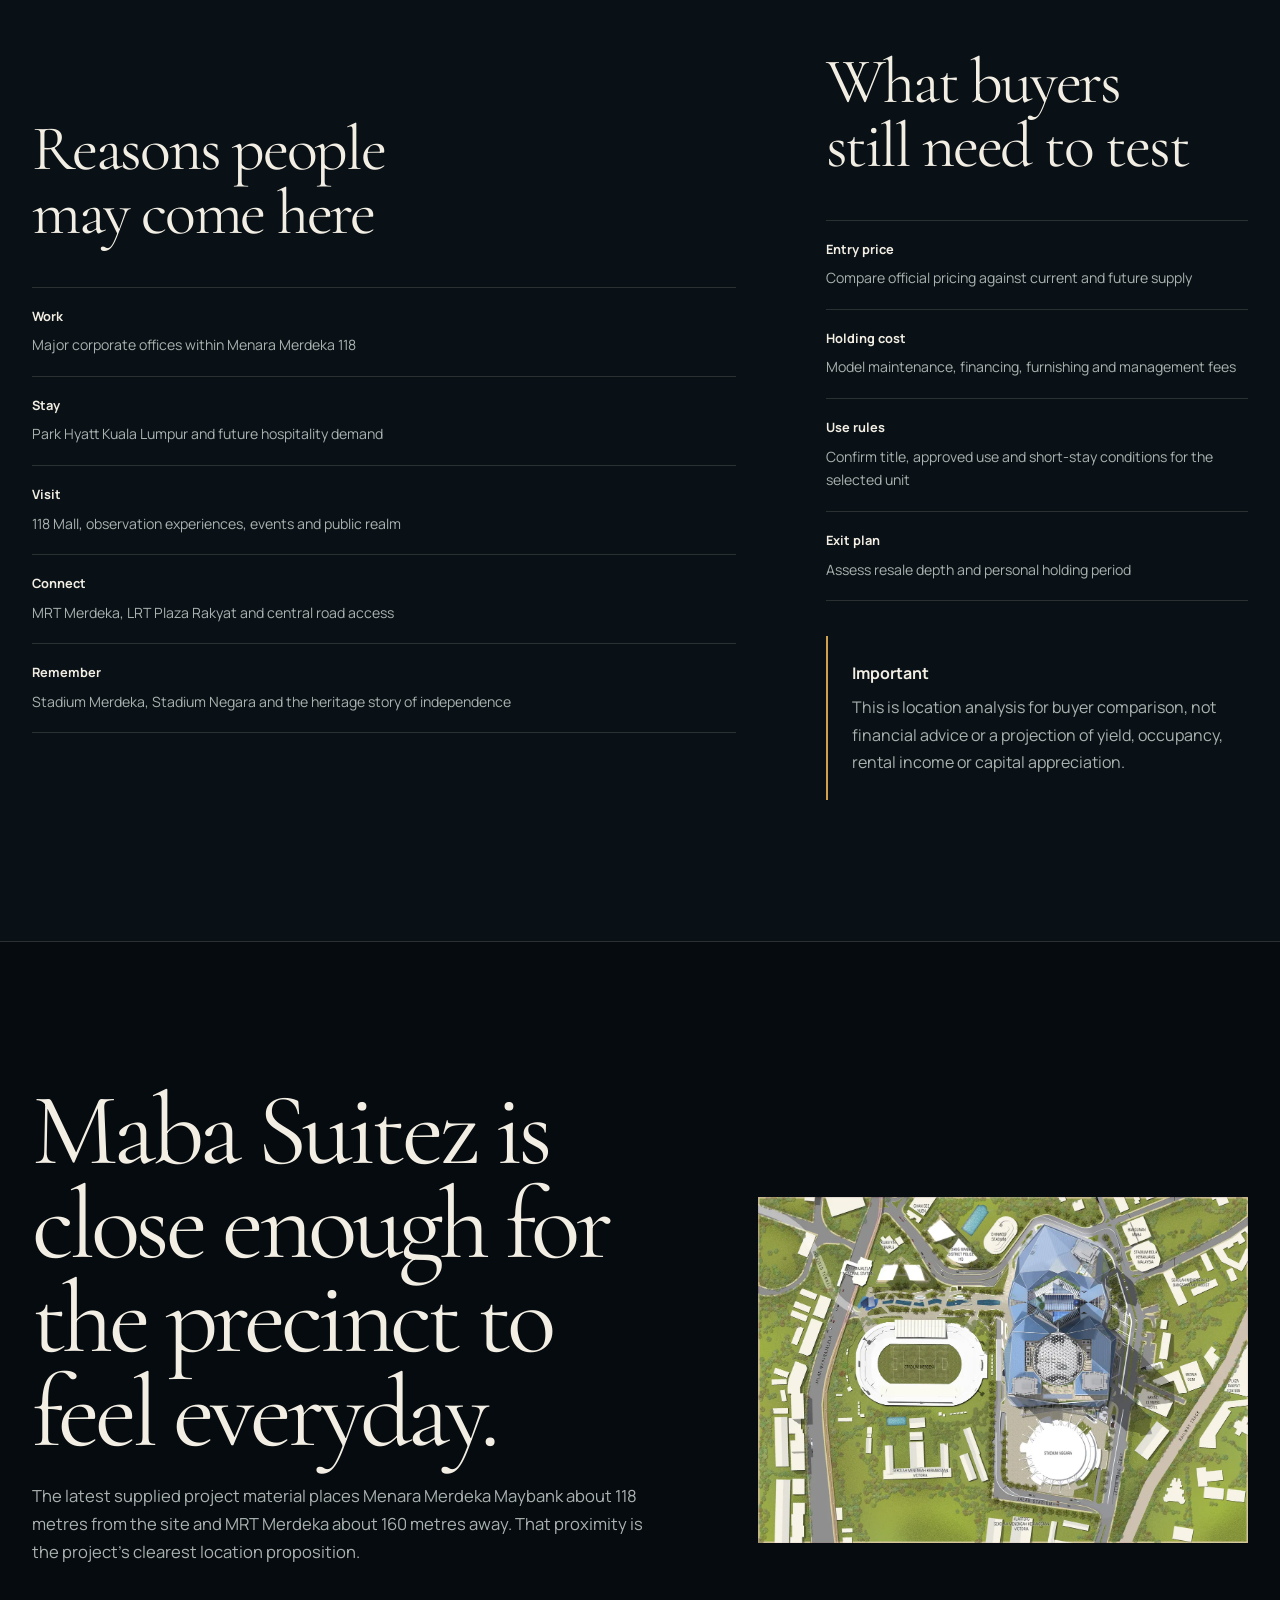
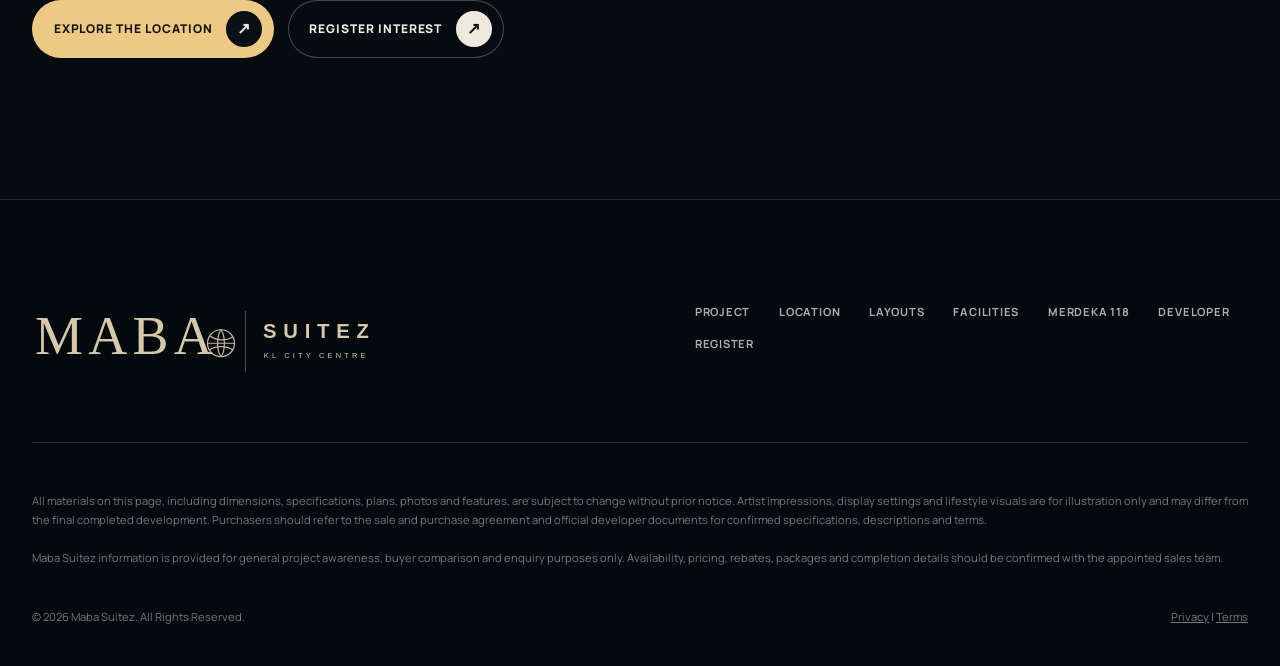
<file: merdeka-118/index.html>
<!doctype html><html lang="en-MY"><head>
  <meta charset="utf-8"><meta name="viewport" content="width=device-width, initial-scale=1">
  <title>Merdeka 118 and 118 Mall | Maba Suitez Location Guide</title>
  <meta name="description" content="Understand the Merdeka 118 precinct, Menara Merdeka Maybank, 118 Mall and the location factors relevant to a Maba Suitez buyer.">
  <meta name="robots" content="index, follow, max-image-preview:large"><meta name="theme-color" content="#07111b"><link rel="canonical" href="https://themabasuitez.com/merdeka-118/"><link rel="stylesheet" href="/assets/site-v3.css?v=20261004"><link rel="icon" type="image/svg+xml" href="/assets/maba-suitez-wordmark.svg">
  <meta property="og:type" content="article"><meta property="og:title" content="Merdeka 118 and 118 Mall | Maba Suitez Guide"><meta property="og:description" content="A buyer-focused guide to the landmark precinct beside Maba Suitez."><meta property="og:url" content="https://themabasuitez.com/merdeka-118/"><meta property="og:image" content="https://themabasuitez.com/assets/images/merdeka-118-precinct-artist-impression.webp">
  <script type="application/ld+json">{"@context":"https://schema.org","@graph":[{"@type":"Article","headline":"Merdeka 118 and 118 Mall: what the precinct means for Maba Suitez","dateModified":"2026-10-03","mainEntityOfPage":"https://themabasuitez.com/merdeka-118/","about":[{"@type":"Place","name":"Merdeka 118 Precinct"},{"@type":"ApartmentComplex","name":"Maba Suitez"}]},{"@type":"BreadcrumbList","itemListElement":[{"@type":"ListItem","position":1,"name":"Home","item":"https://themabasuitez.com/"},{"@type":"ListItem","position":2,"name":"Merdeka 118","item":"https://themabasuitez.com/merdeka-118/"}]}]}</script>
</head><body>
  <a class="skip-link" href="#main">Skip to content</a>
  <header class="site-header"><nav class="shell nav-shell" aria-label="Primary navigation"><a class="brand" href="/" aria-label="Maba Suitez home"><img src="/assets/maba-suitez-wordmark.svg" width="520" height="112" alt="Maba Suitez, KL City Centre"></a><button class="nav-toggle" type="button" aria-label="Open navigation" aria-controls="site-nav" aria-expanded="false" data-nav-toggle><svg viewBox="0 0 24 24" aria-hidden="true"><path fill="currentColor" d="M3 6h18v2H3zm0 5h18v2H3zm0 5h18v2H3z"/></svg></button><div class="nav-panel" id="site-nav" data-nav-panel><ul class="nav-links"><li><a href="/project/">Project</a></li><li><a href="/location/">Location</a></li><li><a href="/layouts/">Layouts</a></li><li><a href="/impressions/">Facilities</a></li><li><a href="/merdeka-118/" aria-current="page">Merdeka 118</a></li><li><a href="/developer/">Developer</a></li></ul><a class="button nav-cta" href="/register/">Register Interest</a></div></nav></header>
  <a class="button mobile-register" href="/register/">Register Interest</a>
  <main id="main">
    <section class="page-hero"><div class="shell"><p class="breadcrumbs"><a href="/">Maba Suitez</a> / Merdeka 118</p><h1>A landmark becoming a daily neighbourhood.</h1><p>Maba Suitez sits beside a precinct that brings business, hospitality, retail, public space, transport and national heritage into one address.</p></div></section>
    <section class="section"><div class="shell precinct-grid"><div class="prose" data-reveal><h2>The tower at the centre</h2><p>Merdeka 118 rises 678.9 metres above Kuala Lumpur. PNB describes the 118-storey tower as Southeast Asia’s tallest and the world’s second highest, with Grade A offices, an observation experience and Park Hyatt Kuala Lumpur.</p><p>Current precinct hospitality material uses the address name <strong>Menara Merdeka Maybank</strong>. The broader destination remains the <strong>Merdeka 118 precinct</strong>.</p><div class="detail-lines"><div><b>Business</b><span>PNB and Maybank are major occupiers within the tower</span></div><div><b>Hospitality</b><span>Park Hyatt Kuala Lumpur operates on the upper levels</span></div><div><b>View</b><span>The View at 118 is planned as the precinct’s high-level observation experience</span></div></div><div class="source-links"><a href="https://www.pnb.com.my/en/merdeka-118-en" target="_blank" rel="noopener">PNB project overview</a><a href="https://merdeka118.com/" target="_blank" rel="noopener">Merdeka 118 official site</a></div></div><figure class="media-frame media-frame--portrait" data-reveal><img src="/assets/images/merdeka-118-precinct-artist-impression.webp" width="779" height="1485" alt="Artist impression of the Merdeka 118 precinct" fetchpriority="high"></figure></div></section>
    <section class="section section--surface"><div class="shell editorial-split"><figure class="media-frame media-frame--wide" data-reveal><img src="/assets/images/118-mall-raincloud-atrium.webp" width="1336" height="1485" alt="118 Mall Raincloud atrium artist impression" loading="lazy"></figure><div data-reveal><h2 class="section-title">118 Mall puts culture into the retail mix.</h2><p class="section-copy">The mall’s official site presents an 88 metre sky-lit dome, the Raincloud water feature, a Malaysian Artisan District and Makanizm Food Hall. PNB describes the wider retail component as approximately one million sq ft.</p><p class="section-copy">Tenant mix, operating hours, access and event programming are controlled by the mall operator and should be checked directly before planning a visit.</p><div class="source-links"><a href="https://118mall-kl.com/" target="_blank" rel="noopener">118 Mall official site</a><a href="https://118mall-kl.com/getting-here/" target="_blank" rel="noopener">Official access guide</a></div></div></div></section>
    <section class="section"><div class="shell"><div class="section-heading"><div data-reveal><h2 class="section-title">The investment case starts with urban depth.</h2></div><p class="section-copy" data-reveal>No landmark guarantees a return. The useful question is whether the surrounding district gives residents, guests and businesses several independent reasons to choose the location.</p></div><div class="location-grid"><div class="location-copy" data-reveal><h3>Reasons people may come here</h3><div class="detail-lines"><div><b>Work</b><span>Major corporate offices within Menara Merdeka 118</span></div><div><b>Stay</b><span>Park Hyatt Kuala Lumpur and future hospitality demand</span></div><div><b>Visit</b><span>118 Mall, observation experiences, events and public realm</span></div><div><b>Connect</b><span>MRT Merdeka, LRT Plaza Rakyat and central road access</span></div><div><b>Remember</b><span>Stadium Merdeka, Stadium Negara and the heritage story of independence</span></div></div></div><div class="location-copy" data-reveal><h3>What buyers still need to test</h3><div class="detail-lines"><div><b>Entry price</b><span>Compare official pricing against current and future supply</span></div><div><b>Holding cost</b><span>Model maintenance, financing, furnishing and management fees</span></div><div><b>Use rules</b><span>Confirm title, approved use and short-stay conditions for the selected unit</span></div><div><b>Exit plan</b><span>Assess resale depth and personal holding period</span></div></div><div class="investment-note"><strong>Important</strong>This is location analysis for buyer comparison, not financial advice or a projection of yield, occupancy, rental income or capital appreciation.</div></div></div></div></section>
    <section class="section section--deep"><div class="shell editorial-split"><div data-reveal><h2 class="section-title">Maba Suitez is close enough for the precinct to feel everyday.</h2><p class="section-copy">The latest supplied project material places Menara Merdeka Maybank about 118 metres from the site and MRT Merdeka about 160 metres away. That proximity is the project’s clearest location proposition.</p><div class="button-row"><a class="button" href="/location/">Explore the Location</a><a class="button button--secondary" href="/register/">Register Interest</a></div></div><figure class="media-frame media-frame--map" data-reveal><img src="/assets/images/merdeka-118-precinct-development-plan.webp" width="1368" height="967" alt="Overall Merdeka 118 precinct development plan" loading="lazy"></figure></div></section>
  </main>
  <footer class="site-footer"><div class="shell"><div class="footer-top"><img class="footer-logo" src="/assets/maba-suitez-wordmark.svg" width="520" height="112" alt="Maba Suitez, KL City Centre" loading="lazy"><nav class="footer-links" aria-label="Footer navigation"><a href="/project/">Project</a><a href="/location/">Location</a><a href="/layouts/">Layouts</a><a href="/impressions/">Facilities</a><a href="/merdeka-118/">Merdeka 118</a><a href="/developer/">Developer</a><a href="/register/">Register</a></nav></div><div class="footer-legal"><p>All materials on this page, including dimensions, specifications, plans, photos and features, are subject to change without prior notice. Artist impressions, display settings and lifestyle visuals are for illustration only and may differ from the final completed development. Purchasers should refer to the sale and purchase agreement and official developer documents for confirmed specifications, descriptions and terms.</p><p>Maba Suitez information is provided for general project awareness, buyer comparison and enquiry purposes only. Availability, pricing, rebates, packages and completion details should be confirmed with the appointed sales team.</p></div><div class="footer-bottom"><span>© 2026 Maba Suitez. All Rights Reserved.</span><span><a href="/privacy-policy.html">Privacy</a> | <a href="/terms-and-conditions.html">Terms</a></span></div></div></footer><script src="/assets/site-v2.js?v=20261004" defer></script>
<a class="whatsapp-float" href="https://wa.me/601154306375" target="_blank" rel="noopener" aria-label="WhatsApp Maba Suitez at +60 11-5430 6375"><svg viewBox="0 0 24 24" fill="none" stroke="currentColor" stroke-width="1.7" aria-hidden="true"><path d="M20.5 11.5a8.5 8.5 0 0 1-12.8 7.3L3 20l1.2-4.7A8.5 8.5 0 1 1 20.5 11.5Z"/><path d="M8 7.5c-.8 2.5 3 6.7 5.8 7.3l1.6-1.7-2.3-1.3-1 1c-1.2-.5-2.1-1.4-2.6-2.6l1-1L9.2 7Z"/></svg><span>WhatsApp us</span></a>
</body></html>
</file>
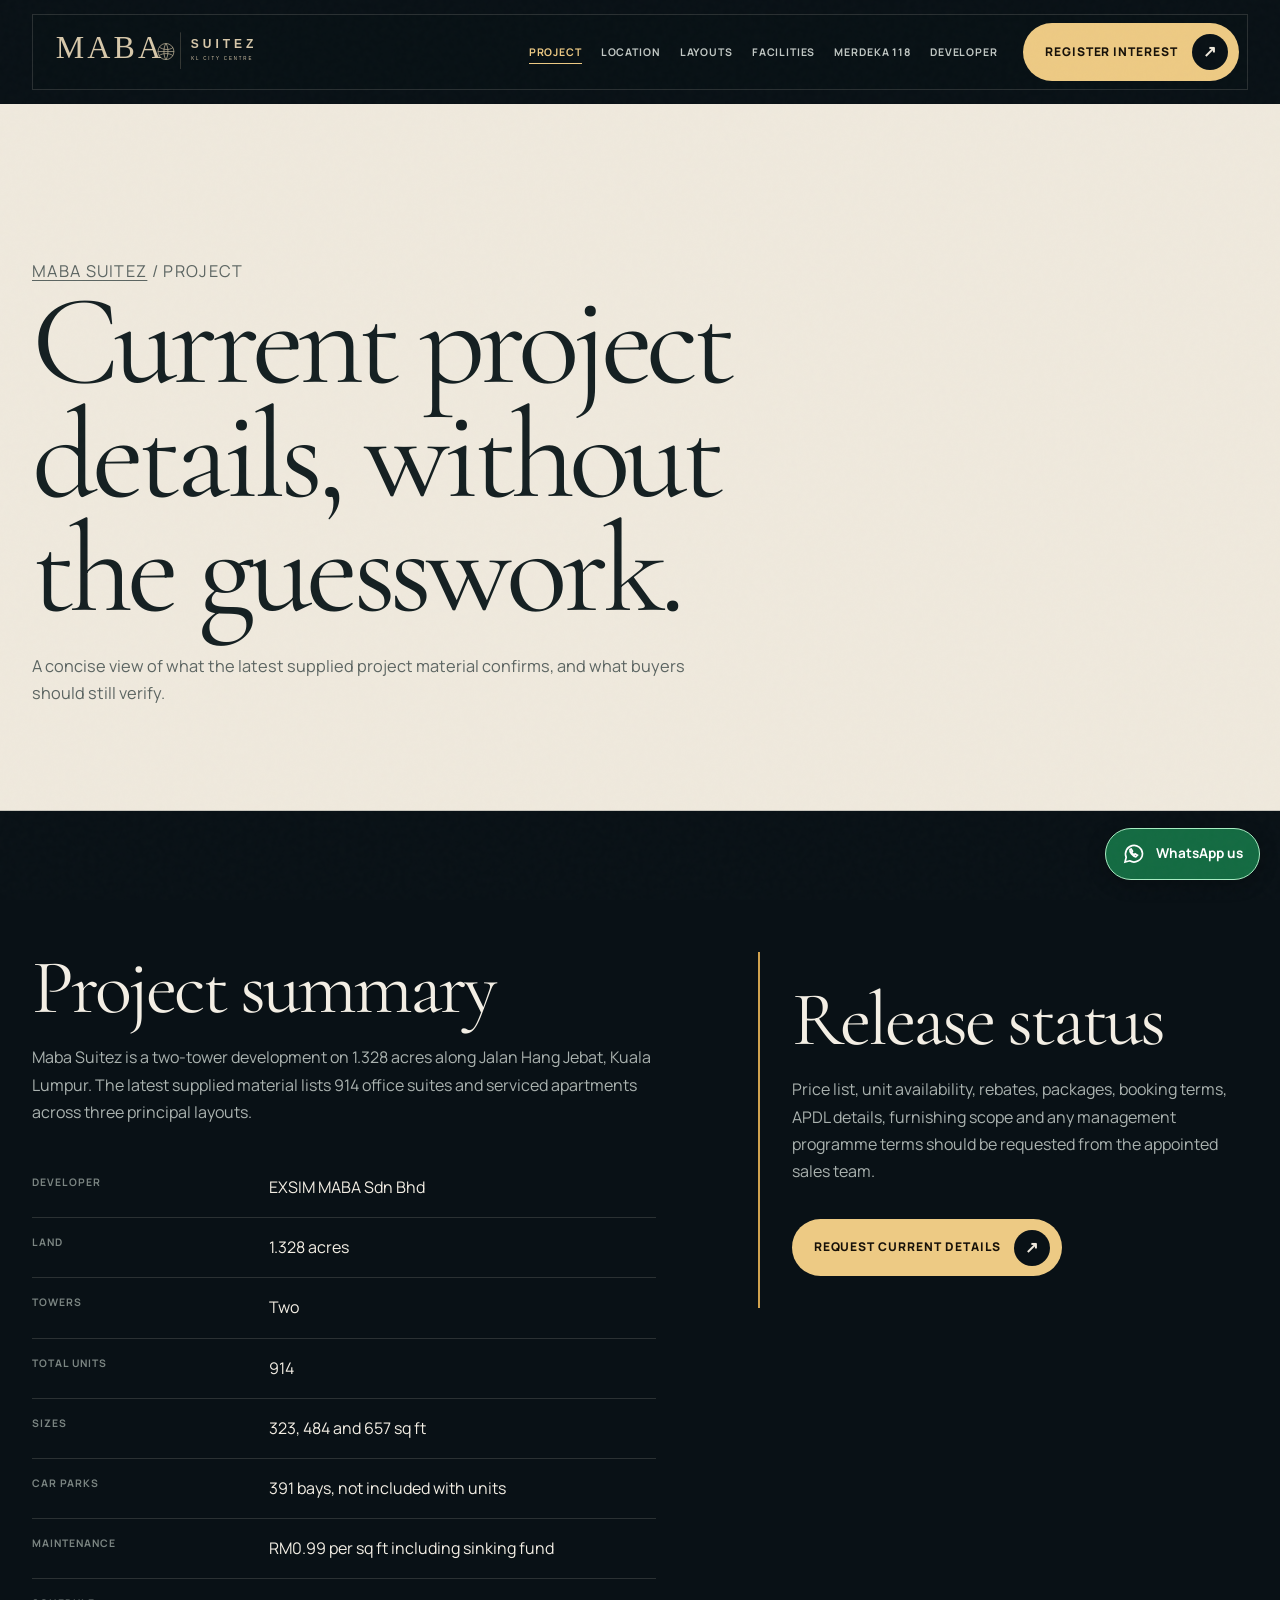
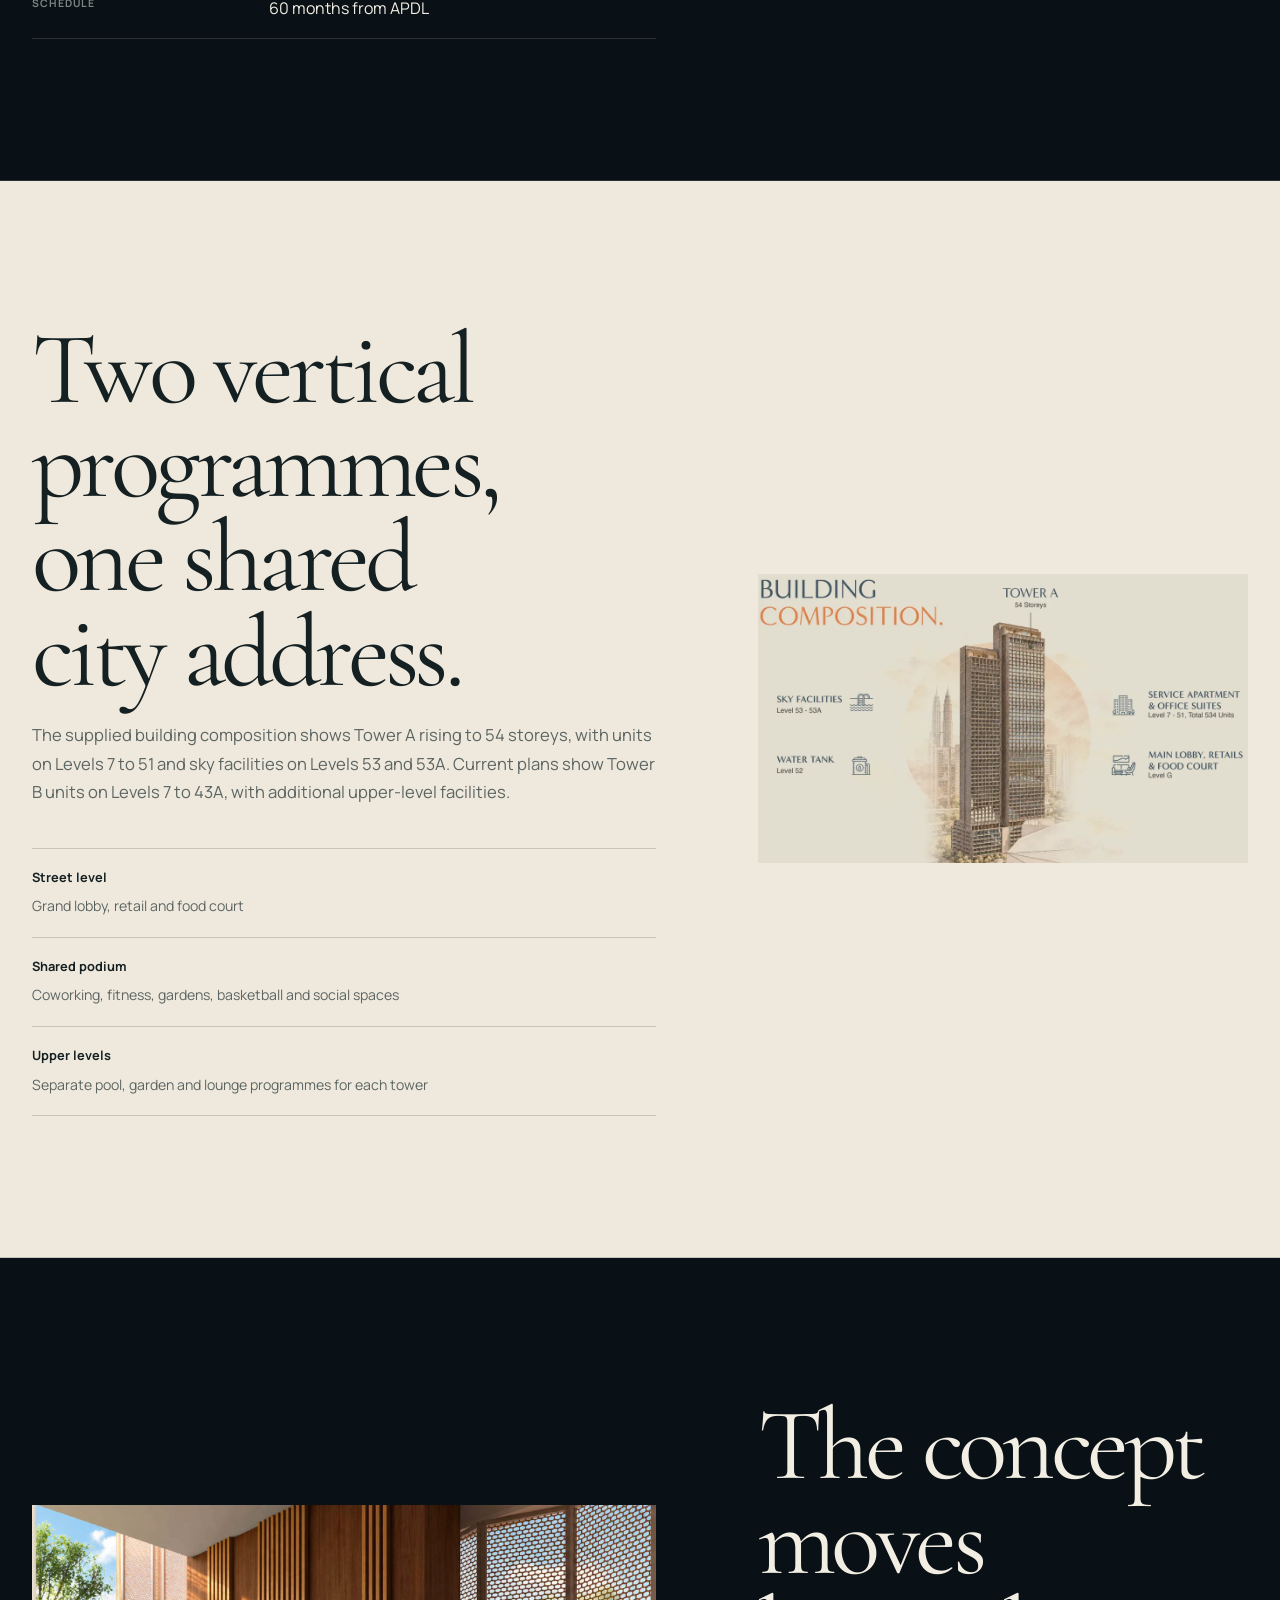
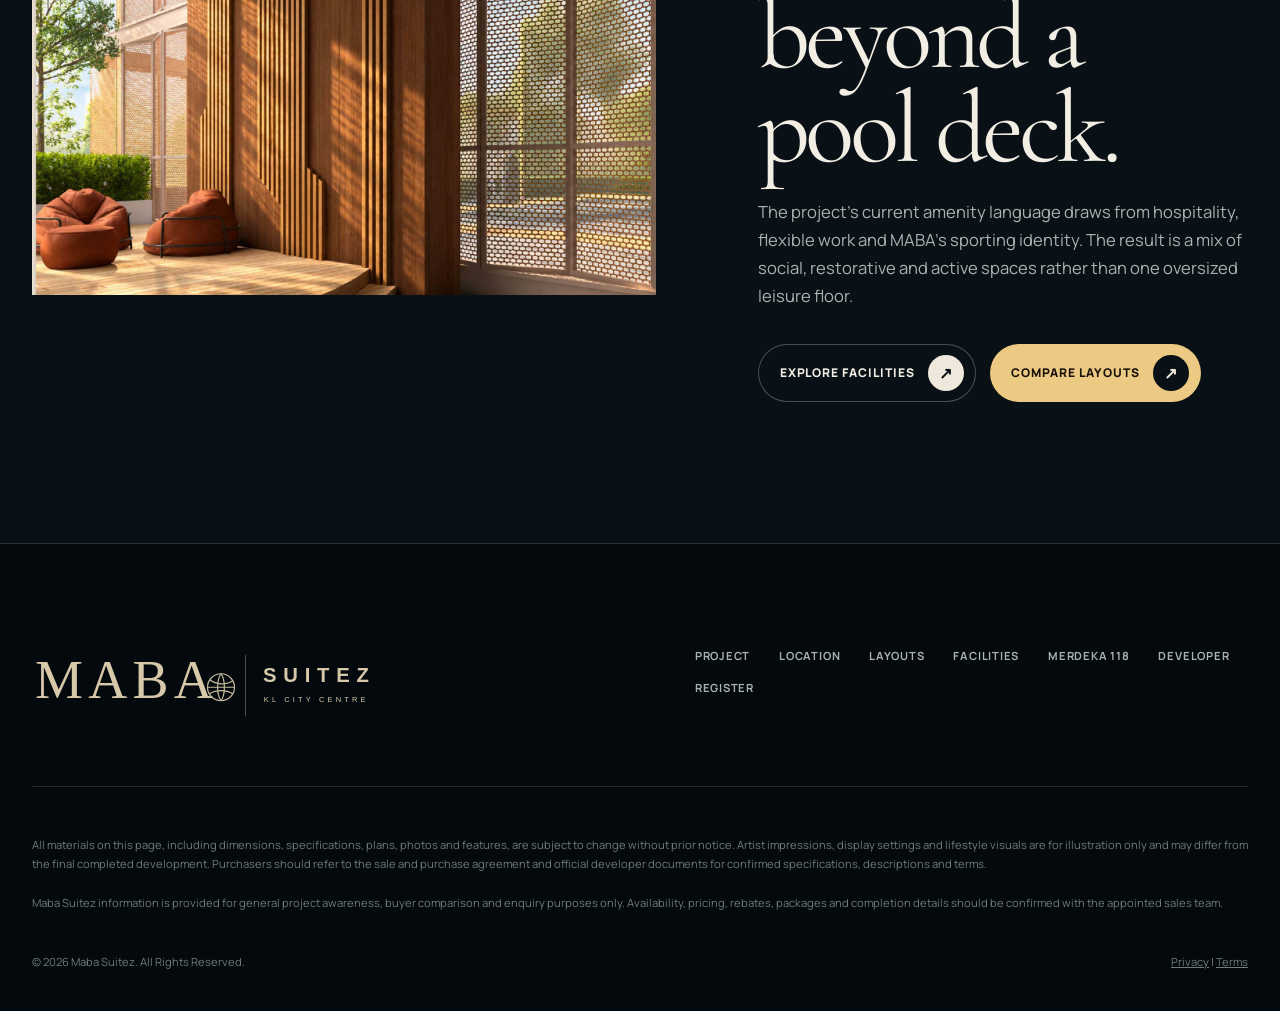
<file: project/index.html>
<!doctype html><html lang="en-MY"><head>
  <meta charset="utf-8"><meta name="viewport" content="width=device-width, initial-scale=1">
  <title>Maba Suitez Project Details | Two Towers, 914 Units</title>
  <meta name="description" content="Current Maba Suitez project details: two towers, 914 units, 1.328 acres, 323 to 657 sq ft layouts and multi-level facilities.">
  <meta name="robots" content="index, follow, max-image-preview:large"><meta name="theme-color" content="#07111b"><link rel="canonical" href="https://themabasuitez.com/project/"><link rel="stylesheet" href="/assets/site-v3.css?v=20261004"><link rel="icon" type="image/svg+xml" href="/assets/maba-suitez-wordmark.svg">
  <meta property="og:type" content="website"><meta property="og:title" content="Maba Suitez Project Details"><meta property="og:description" content="The latest supplied project facts and concept for Maba Suitez Kuala Lumpur."><meta property="og:url" content="https://themabasuitez.com/project/"><meta property="og:image" content="https://themabasuitez.com/assets/official/project-summary.webp?v=20261004">
  <script type="application/ld+json">{"@context":"https://schema.org","@graph":[{"@type":"WebPage","url":"https://themabasuitez.com/project/","name":"Maba Suitez Project Details | Two Towers, 914 Units","dateModified":"2026-10-03","about":{"@type":"ApartmentComplex","name":"Maba Suitez","numberOfAccommodationUnits":914}},{"@type":"BreadcrumbList","itemListElement":[{"@type":"ListItem","position":1,"name":"Home","item":"https://themabasuitez.com/"},{"@type":"ListItem","position":2,"name":"Project","item":"https://themabasuitez.com/project/"}]}]}</script>
</head><body>
  <a class="skip-link" href="#main">Skip to content</a>
  <header class="site-header"><nav class="shell nav-shell" aria-label="Primary navigation"><a class="brand" href="/" aria-label="Maba Suitez home"><img src="/assets/maba-suitez-wordmark.svg" width="520" height="112" alt="Maba Suitez, KL City Centre"></a><button class="nav-toggle" type="button" aria-label="Open navigation" aria-controls="site-nav" aria-expanded="false" data-nav-toggle><svg viewBox="0 0 24 24" aria-hidden="true"><path fill="currentColor" d="M3 6h18v2H3zm0 5h18v2H3zm0 5h18v2H3z"/></svg></button><div class="nav-panel" id="site-nav" data-nav-panel><ul class="nav-links"><li><a href="/project/" aria-current="page">Project</a></li><li><a href="/location/">Location</a></li><li><a href="/layouts/">Layouts</a></li><li><a href="/impressions/">Facilities</a></li><li><a href="/merdeka-118/">Merdeka 118</a></li><li><a href="/developer/">Developer</a></li></ul><a class="button nav-cta" href="/register/">Register Interest</a></div></nav></header>
  <a class="button mobile-register" href="/register/">Register Interest</a>
  <main id="main">
    <section class="page-hero"><div class="shell"><p class="breadcrumbs"><a href="/">Maba Suitez</a> / Project</p><h1>Current project details, without the guesswork.</h1><p>A concise view of what the latest supplied project material confirms, and what buyers should still verify.</p></div></section>
    <section class="section"><div class="shell content-grid"><div class="prose" data-reveal><h2>Project summary</h2><p>Maba Suitez is a two-tower development on 1.328 acres along Jalan Hang Jebat, Kuala Lumpur. The latest supplied material lists 914 office suites and serviced apartments across three principal layouts.</p><table class="data-table"><tr><th>Developer</th><td>EXSIM MABA Sdn Bhd</td></tr><tr><th>Land</th><td>1.328 acres</td></tr><tr><th>Towers</th><td>Two</td></tr><tr><th>Total units</th><td>914</td></tr><tr><th>Sizes</th><td>323, 484 and 657 sq ft</td></tr><tr><th>Car parks</th><td>391 bays, not included with units</td></tr><tr><th>Maintenance</th><td>RM0.99 per sq ft including sinking fund</td></tr><tr><th>Schedule</th><td>60 months from APDL</td></tr></table></div><aside class="sticky-panel" data-reveal><h2>Release status</h2><p>Price list, unit availability, rebates, packages, booking terms, APDL details, furnishing scope and any management programme terms should be requested from the appointed sales team.</p><div class="button-row"><a class="button" href="/register/">Request Current Details</a></div></aside></div></section>
    <section class="section section--surface"><div class="shell editorial-split"><div data-reveal><h2 class="section-title">Two vertical programmes, one shared city address.</h2><p class="section-copy">The supplied building composition shows Tower A rising to 54 storeys, with units on Levels 7 to 51 and sky facilities on Levels 53 and 53A. Current plans show Tower B units on Levels 7 to 43A, with additional upper-level facilities.</p><div class="detail-lines"><div><b>Street level</b><span>Grand lobby, retail and food court</span></div><div><b>Shared podium</b><span>Coworking, fitness, gardens, basketball and social spaces</span></div><div><b>Upper levels</b><span>Separate pool, garden and lounge programmes for each tower</span></div></div></div><figure class="media-frame media-frame--map" data-reveal><img src="/assets/official/project-facade-summary.webp?v=20261004" width="1122" height="662" alt="Maba Suitez building composition artist impression" loading="lazy"></figure></div></section>
    <section class="section"><div class="shell editorial-split"><figure class="media-frame media-frame--wide" data-reveal><img src="/assets/official/facilities/playmaker-hub.webp?v=20261004" width="1800" height="822" alt="Playmaker Hub artist impression" loading="lazy"></figure><div data-reveal><h2 class="section-title">The concept moves beyond a pool deck.</h2><p class="section-copy">The project’s current amenity language draws from hospitality, flexible work and MABA’s sporting identity. The result is a mix of social, restorative and active spaces rather than one oversized leisure floor.</p><div class="button-row"><a class="button button--secondary" href="/impressions/">Explore Facilities</a><a class="button" href="/layouts/">Compare Layouts</a></div></div></div></section>
  </main>
  <footer class="site-footer"><div class="shell"><div class="footer-top"><img class="footer-logo" src="/assets/maba-suitez-wordmark.svg" width="520" height="112" alt="Maba Suitez, KL City Centre" loading="lazy"><nav class="footer-links" aria-label="Footer navigation"><a href="/project/">Project</a><a href="/location/">Location</a><a href="/layouts/">Layouts</a><a href="/impressions/">Facilities</a><a href="/merdeka-118/">Merdeka 118</a><a href="/developer/">Developer</a><a href="/register/">Register</a></nav></div><div class="footer-legal"><p>All materials on this page, including dimensions, specifications, plans, photos and features, are subject to change without prior notice. Artist impressions, display settings and lifestyle visuals are for illustration only and may differ from the final completed development. Purchasers should refer to the sale and purchase agreement and official developer documents for confirmed specifications, descriptions and terms.</p><p>Maba Suitez information is provided for general project awareness, buyer comparison and enquiry purposes only. Availability, pricing, rebates, packages and completion details should be confirmed with the appointed sales team.</p></div><div class="footer-bottom"><span>© 2026 Maba Suitez. All Rights Reserved.</span><span><a href="/privacy-policy.html">Privacy</a> | <a href="/terms-and-conditions.html">Terms</a></span></div></div></footer><script src="/assets/site-v2.js?v=20261004" defer></script>
<a class="whatsapp-float" href="https://wa.me/601154306375" target="_blank" rel="noopener" aria-label="WhatsApp Maba Suitez at +60 11-5430 6375"><svg viewBox="0 0 24 24" fill="none" stroke="currentColor" stroke-width="1.7" aria-hidden="true"><path d="M20.5 11.5a8.5 8.5 0 0 1-12.8 7.3L3 20l1.2-4.7A8.5 8.5 0 1 1 20.5 11.5Z"/><path d="M8 7.5c-.8 2.5 3 6.7 5.8 7.3l1.6-1.7-2.3-1.3-1 1c-1.2-.5-2.1-1.4-2.6-2.6l1-1L9.2 7Z"/></svg><span>WhatsApp us</span></a>
</body></html>
</file>
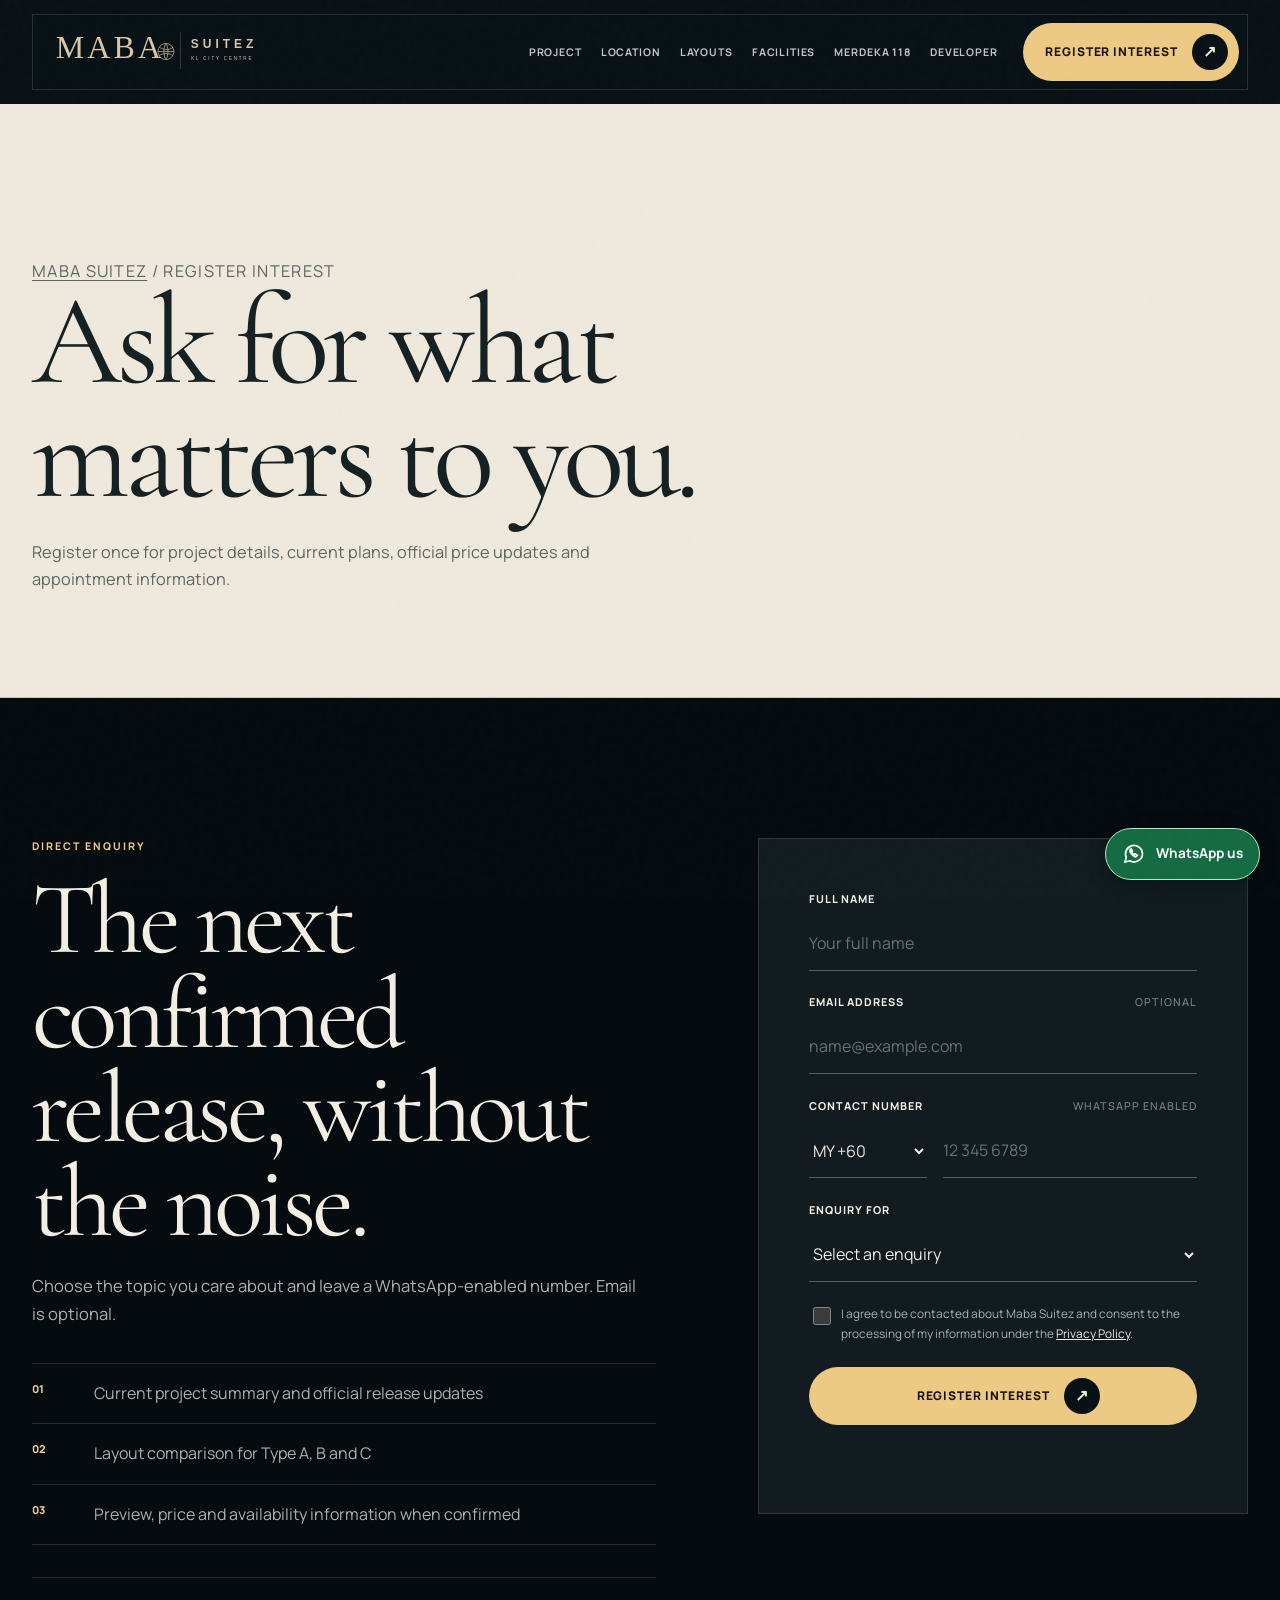
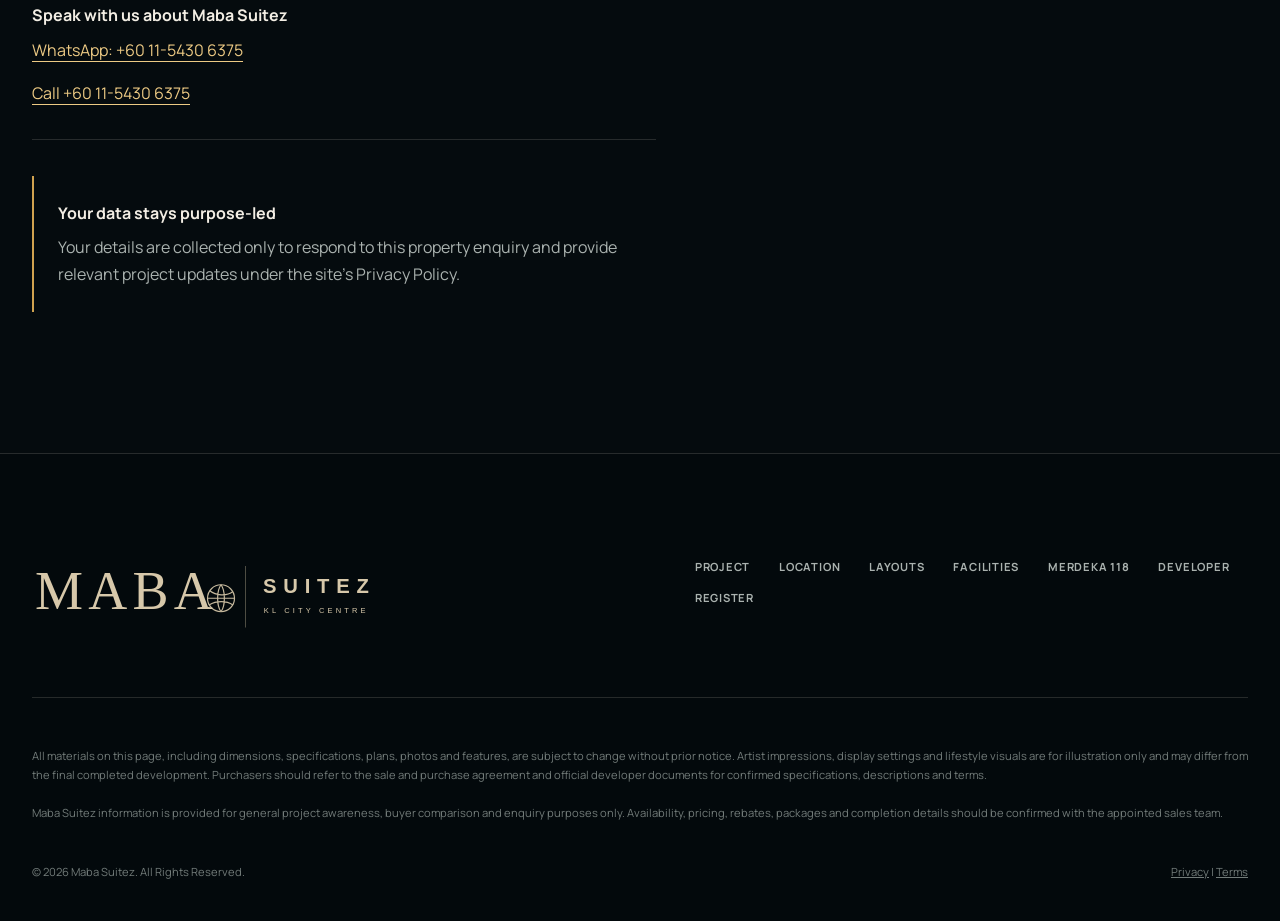
<file: register/index.html>
<!doctype html><html lang="en-MY"><head>
  <meta charset="utf-8"><meta name="viewport" content="width=device-width, initial-scale=1">
  <title>Register Interest | Maba Suitez Kuala Lumpur</title>
  <meta name="description" content="Register interest in Maba Suitez for current project details, floor plans, pricing updates, hospitality information and preview appointments.">
  <meta name="robots" content="index, follow"><meta name="theme-color" content="#07111b"><link rel="canonical" href="https://themabasuitez.com/register/"><link rel="stylesheet" href="/assets/site-v3.css?v=20261004"><link rel="icon" type="image/svg+xml" href="/assets/maba-suitez-wordmark.svg">
  <meta property="og:type" content="website"><meta property="og:title" content="Register Interest | Maba Suitez"><meta property="og:description" content="Request the next confirmed Maba Suitez project release."><meta property="og:url" content="https://themabasuitez.com/register/"><meta property="og:image" content="https://themabasuitez.com/assets/official/project-facade-summary.webp?v=20261004">
  <script type="application/ld+json">{"@context":"https://schema.org","@graph":[{"@type":"WebPage","url":"https://themabasuitez.com/register/","name":"Register Interest | Maba Suitez Kuala Lumpur","dateModified":"2026-10-03","about":{"@type":"ApartmentComplex","name":"Maba Suitez"}},{"@type":"BreadcrumbList","itemListElement":[{"@type":"ListItem","position":1,"name":"Home","item":"https://themabasuitez.com/"},{"@type":"ListItem","position":2,"name":"Register Interest","item":"https://themabasuitez.com/register/"}]}]}</script>
</head><body>
  <a class="skip-link" href="#main">Skip to content</a>
  <header class="site-header"><nav class="shell nav-shell" aria-label="Primary navigation"><a class="brand" href="/" aria-label="Maba Suitez home"><img src="/assets/maba-suitez-wordmark.svg" width="520" height="112" alt="Maba Suitez, KL City Centre"></a><button class="nav-toggle" type="button" aria-label="Open navigation" aria-controls="site-nav" aria-expanded="false" data-nav-toggle><svg viewBox="0 0 24 24" aria-hidden="true"><path fill="currentColor" d="M3 6h18v2H3zm0 5h18v2H3zm0 5h18v2H3z"/></svg></button><div class="nav-panel" id="site-nav" data-nav-panel><ul class="nav-links"><li><a href="/project/">Project</a></li><li><a href="/location/">Location</a></li><li><a href="/layouts/">Layouts</a></li><li><a href="/impressions/">Facilities</a></li><li><a href="/merdeka-118/">Merdeka 118</a></li><li><a href="/developer/">Developer</a></li></ul><a class="button nav-cta" href="/register/" aria-current="page">Register Interest</a></div></nav></header>
  <main id="main">
    <section class="page-hero"><div class="shell"><p class="breadcrumbs"><a href="/">Maba Suitez</a> / Register Interest</p><h1>Ask for what matters to you.</h1><p>Register once for project details, current plans, official price updates and appointment information.</p></div></section>
    <section class="section section--deep"><div class="shell contact-grid"><div data-reveal><p class="eyebrow">Direct enquiry</p><h2 class="section-title">The next confirmed release, without the noise.</h2><p class="section-copy">Choose the topic you care about and leave a WhatsApp-enabled number. Email is optional.</p><ul class="benefit-list"><li><i>01</i><span>Current project summary and official release updates</span></li><li><i>02</i><span>Layout comparison for Type A, B and C</span></li><li><i>03</i><span>Preview, price and availability information when confirmed</span></li></ul><address class="contact-details"><strong>Speak with us about Maba Suitez</strong><a href="https://wa.me/601154306375" target="_blank" rel="noopener">WhatsApp: +60 11-5430 6375</a><a href="tel:+601154306375">Call +60 11-5430 6375</a></address><div class="investment-note"><strong>Your data stays purpose-led</strong>Your details are collected only to respond to this property enquiry and provide relevant project updates under the site’s Privacy Policy.</div></div>
      <form class="enquiry-form" data-enquiry-form data-endpoint="https://script.google.com/macros/s/AKfycbwFjkyhqwcjO7zwk9SgGPxFfIcN-13LxEtSU-9hNafG1eBG_0BwJULgJlSlTlfbAwg16w/exec" novalidate data-reveal>
        <!-- Replace the data-endpoint value above with the deployed Google Apps Script web app URL. -->
        <div class="honeypot" aria-hidden="true"><label for="company_website">Company website</label><input id="company_website" name="company_website" type="text" tabindex="-1" autocomplete="off"></div><input type="hidden" name="form_name" value="Maba Suitez Early Interest">
        <div class="form-grid">
          <div class="field field--full"><label for="full_name">Full Name</label><input id="full_name" name="full_name" type="text" autocomplete="name" required placeholder="Your full name"></div>
          <div class="field field--full"><label for="email">Email Address <span>Optional</span></label><input id="email" name="email" type="email" autocomplete="email" placeholder="name@example.com"></div>
          <div class="field field--full"><label for="contact_number">Contact Number <span>WhatsApp enabled</span></label><div class="phone-fields"><select id="country_code" name="country_code" aria-label="Country code" required><option value="+60" selected>MY +60</option><option value="+65">SG +65</option><option value="+62">ID +62</option><option value="+66">TH +66</option><option value="+63">PH +63</option><option value="+84">VN +84</option><option value="+86">CN +86</option><option value="+852">HK +852</option><option value="+886">TW +886</option><option value="+61">AU +61</option><option value="+44">UK +44</option><option value="+1">US/CA +1</option></select><input id="contact_number" name="contact_number" type="tel" inputmode="tel" autocomplete="tel-national" required pattern="[0-9 ]{7,15}" placeholder="12 345 6789"></div></div>
          <div class="field field--full"><label for="enquiry_for">Enquiry For</label><select id="enquiry_for" name="enquiry_for" required><option value="" selected disabled>Select an enquiry</option><option>Project details and price</option><option>Type A office suite</option><option>Type B 484sqft 1+1</option><option>Type C dual-key suite</option><option>Facilities and furnishing</option><option>Hospitality management programme</option><option>Preview or appointment</option><option>Other enquiry</option></select></div>
        </div>
        <label class="consent"><input type="checkbox" name="consent" value="yes" required><span>I agree to be contacted about Maba Suitez and consent to the processing of my information under the <a href="/privacy-policy.html">Privacy Policy</a>.</span></label><button class="button form-submit" type="submit">Register Interest</button><p class="form-status" role="status" aria-live="polite" data-form-status></p>
      </form>
    </div></section>
  </main>
  <footer class="site-footer"><div class="shell"><div class="footer-top"><img class="footer-logo" src="/assets/maba-suitez-wordmark.svg" width="520" height="112" alt="Maba Suitez, KL City Centre" loading="lazy"><nav class="footer-links" aria-label="Footer navigation"><a href="/project/">Project</a><a href="/location/">Location</a><a href="/layouts/">Layouts</a><a href="/impressions/">Facilities</a><a href="/merdeka-118/">Merdeka 118</a><a href="/developer/">Developer</a><a href="/register/">Register</a></nav></div><div class="footer-legal"><p>All materials on this page, including dimensions, specifications, plans, photos and features, are subject to change without prior notice. Artist impressions, display settings and lifestyle visuals are for illustration only and may differ from the final completed development. Purchasers should refer to the sale and purchase agreement and official developer documents for confirmed specifications, descriptions and terms.</p><p>Maba Suitez information is provided for general project awareness, buyer comparison and enquiry purposes only. Availability, pricing, rebates, packages and completion details should be confirmed with the appointed sales team.</p></div><div class="footer-bottom"><span>© 2026 Maba Suitez. All Rights Reserved.</span><span><a href="/privacy-policy.html">Privacy</a> | <a href="/terms-and-conditions.html">Terms</a></span></div></div></footer><script src="/assets/site-v2.js?v=20261004" defer></script>
<a class="whatsapp-float" href="https://wa.me/601154306375" target="_blank" rel="noopener" aria-label="WhatsApp Maba Suitez at +60 11-5430 6375"><svg viewBox="0 0 24 24" fill="none" stroke="currentColor" stroke-width="1.7" aria-hidden="true"><path d="M20.5 11.5a8.5 8.5 0 0 1-12.8 7.3L3 20l1.2-4.7A8.5 8.5 0 1 1 20.5 11.5Z"/><path d="M8 7.5c-.8 2.5 3 6.7 5.8 7.3l1.6-1.7-2.3-1.3-1 1c-1.2-.5-2.1-1.4-2.6-2.6l1-1L9.2 7Z"/></svg><span>WhatsApp us</span></a>
</body></html>
</file>
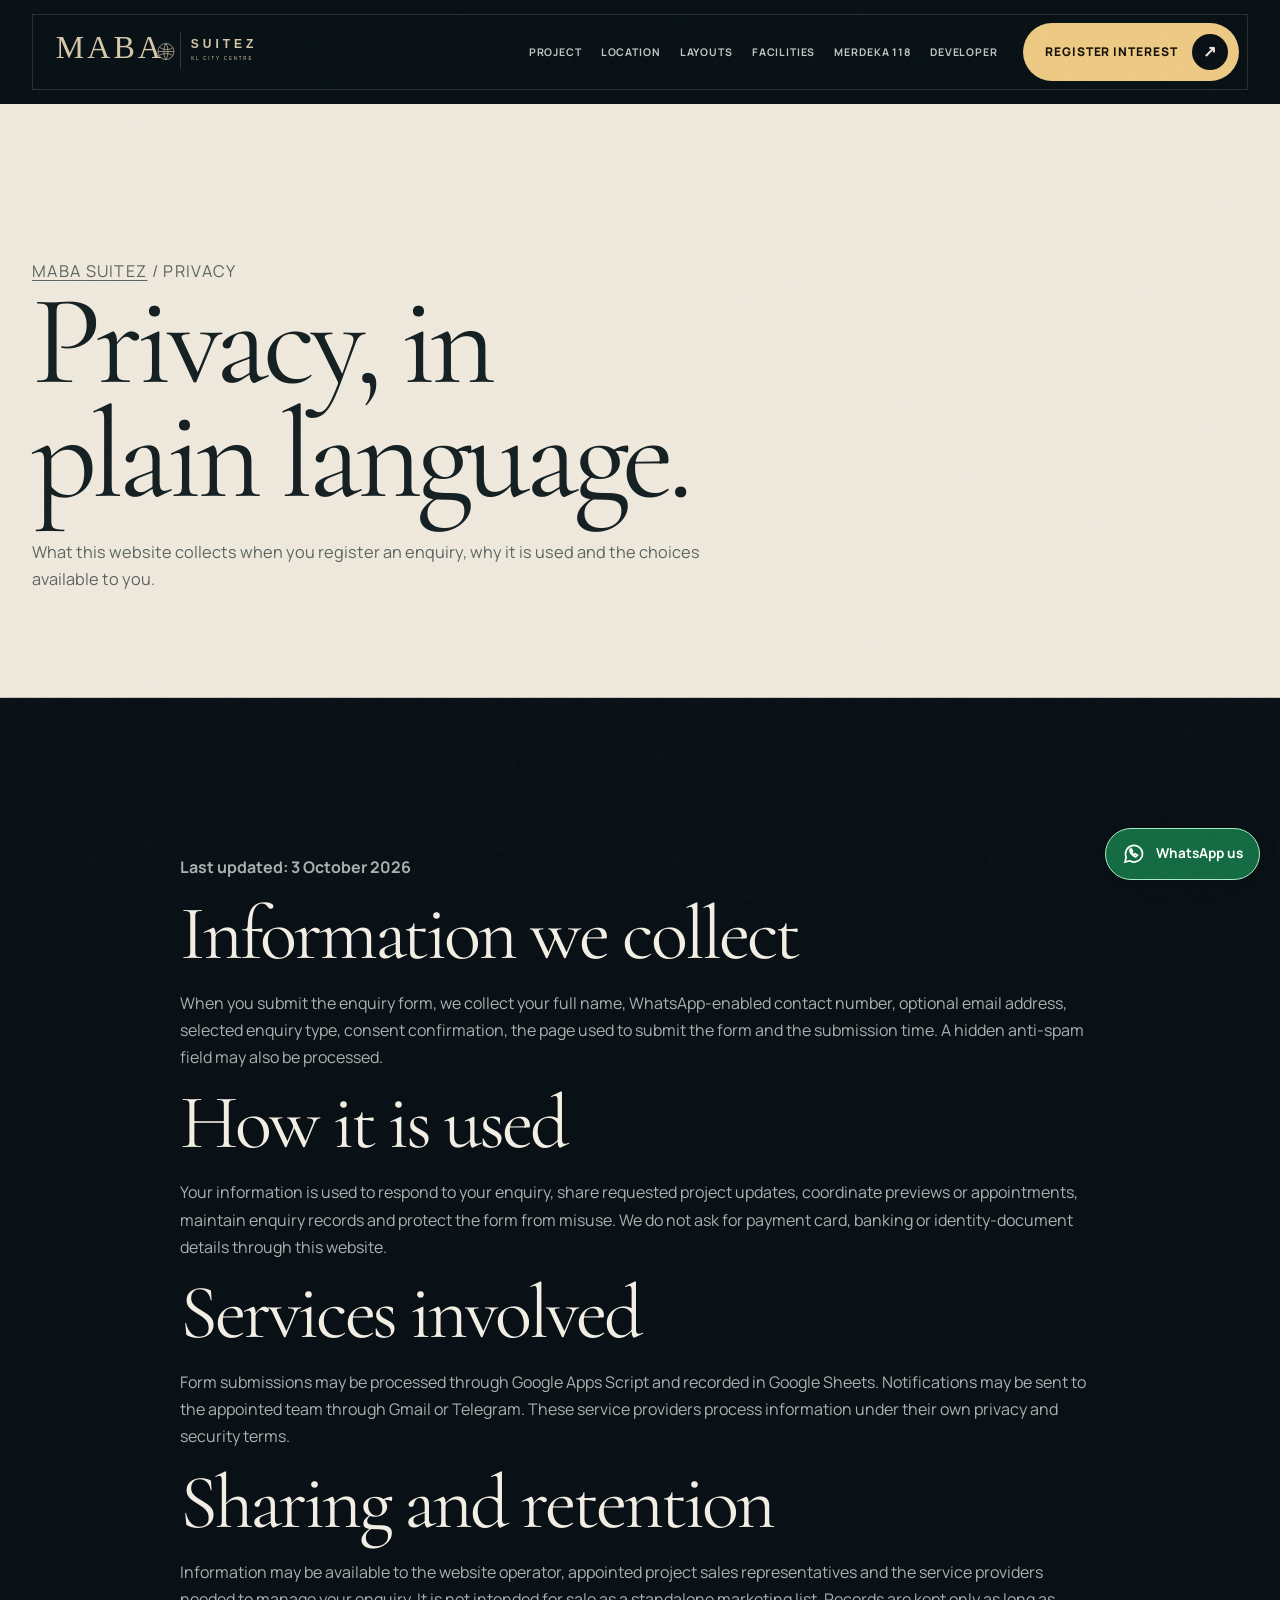
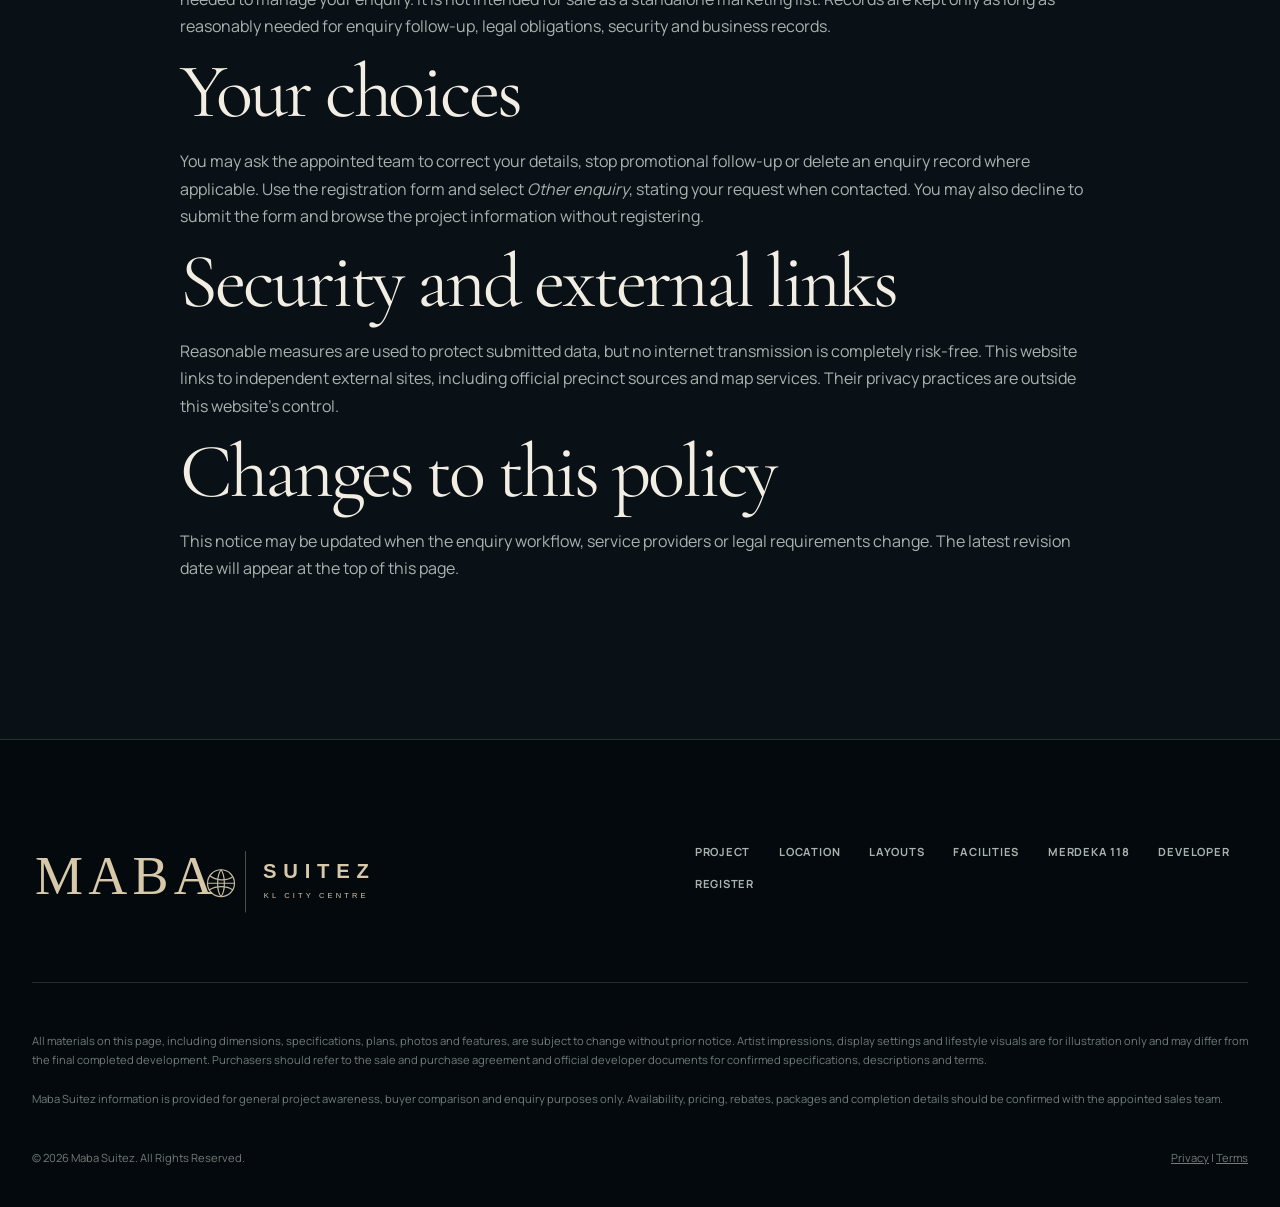
<file: privacy-policy.html>
<!doctype html><html lang="en-MY"><head>
  <meta charset="utf-8"><meta name="viewport" content="width=device-width, initial-scale=1">
  <title>Privacy Policy | Maba Suitez</title>
  <meta name="description" content="How enquiry information submitted through the Maba Suitez website is collected, used and protected.">
  <meta name="robots" content="index, follow"><meta name="theme-color" content="#07111b"><link rel="canonical" href="https://www.themabasuitez.com/privacy-policy.html"><link rel="stylesheet" href="/assets/site-v3.css?v=20261004"><link rel="icon" type="image/svg+xml" href="/assets/maba-suitez-wordmark.svg">
</head><body>
  <a class="skip-link" href="#main">Skip to content</a>
  <header class="site-header"><nav class="shell nav-shell" aria-label="Primary navigation"><a class="brand" href="/" aria-label="Maba Suitez home"><img src="/assets/maba-suitez-wordmark.svg" width="520" height="112" alt="Maba Suitez, KL City Centre"></a><button class="nav-toggle" type="button" aria-label="Open navigation" aria-controls="site-nav" aria-expanded="false" data-nav-toggle><svg viewBox="0 0 24 24" aria-hidden="true"><path fill="currentColor" d="M3 6h18v2H3zm0 5h18v2H3zm0 5h18v2H3z"/></svg></button><div class="nav-panel" id="site-nav" data-nav-panel><ul class="nav-links"><li><a href="/project/">Project</a></li><li><a href="/location/">Location</a></li><li><a href="/layouts/">Layouts</a></li><li><a href="/impressions/">Facilities</a></li><li><a href="/merdeka-118/">Merdeka 118</a></li><li><a href="/developer/">Developer</a></li></ul><a class="button nav-cta" href="/register/">Register Interest</a></div></nav></header>
  <a class="button mobile-register" href="/register/">Register Interest</a>
  <main id="main"><section class="page-hero"><div class="shell"><p class="breadcrumbs"><a href="/">Maba Suitez</a> / Privacy</p><h1>Privacy, in plain language.</h1><p>What this website collects when you register an enquiry, why it is used and the choices available to you.</p></div></section>
    <section class="section"><div class="narrow prose"><p><strong>Last updated: 3 October 2026</strong></p><h2>Information we collect</h2><p>When you submit the enquiry form, we collect your full name, WhatsApp-enabled contact number, optional email address, selected enquiry type, consent confirmation, the page used to submit the form and the submission time. A hidden anti-spam field may also be processed.</p><h2>How it is used</h2><p>Your information is used to respond to your enquiry, share requested project updates, coordinate previews or appointments, maintain enquiry records and protect the form from misuse. We do not ask for payment card, banking or identity-document details through this website.</p><h2>Services involved</h2><p>Form submissions may be processed through Google Apps Script and recorded in Google Sheets. Notifications may be sent to the appointed team through Gmail or Telegram. These service providers process information under their own privacy and security terms.</p><h2>Sharing and retention</h2><p>Information may be available to the website operator, appointed project sales representatives and the service providers needed to manage your enquiry. It is not intended for sale as a standalone marketing list. Records are kept only as long as reasonably needed for enquiry follow-up, legal obligations, security and business records.</p><h2>Your choices</h2><p>You may ask the appointed team to correct your details, stop promotional follow-up or delete an enquiry record where applicable. Use the registration form and select <em>Other enquiry</em>, stating your request when contacted. You may also decline to submit the form and browse the project information without registering.</p><h2>Security and external links</h2><p>Reasonable measures are used to protect submitted data, but no internet transmission is completely risk-free. This website links to independent external sites, including official precinct sources and map services. Their privacy practices are outside this website's control.</p><h2>Changes to this policy</h2><p>This notice may be updated when the enquiry workflow, service providers or legal requirements change. The latest revision date will appear at the top of this page.</p></div></section>
  </main>
  <footer class="site-footer"><div class="shell"><div class="footer-top"><img class="footer-logo" src="/assets/maba-suitez-wordmark.svg" width="520" height="112" alt="Maba Suitez, KL City Centre" loading="lazy"><nav class="footer-links" aria-label="Footer navigation"><a href="/project/">Project</a><a href="/location/">Location</a><a href="/layouts/">Layouts</a><a href="/impressions/">Facilities</a><a href="/merdeka-118/">Merdeka 118</a><a href="/developer/">Developer</a><a href="/register/">Register</a></nav></div><div class="footer-legal"><p>All materials on this page, including dimensions, specifications, plans, photos and features, are subject to change without prior notice. Artist impressions, display settings and lifestyle visuals are for illustration only and may differ from the final completed development. Purchasers should refer to the sale and purchase agreement and official developer documents for confirmed specifications, descriptions and terms.</p><p>Maba Suitez information is provided for general project awareness, buyer comparison and enquiry purposes only. Availability, pricing, rebates, packages and completion details should be confirmed with the appointed sales team.</p></div><div class="footer-bottom"><span>© 2026 Maba Suitez. All Rights Reserved.</span><span><a href="/privacy-policy.html">Privacy</a> | <a href="/terms-and-conditions.html">Terms</a></span></div></div></footer><script src="/assets/site-v2.js?v=20261004" defer></script>
<a class="whatsapp-float" href="https://wa.me/601154306375" target="_blank" rel="noopener" aria-label="WhatsApp Maba Suitez at +60 11-5430 6375"><svg viewBox="0 0 24 24" fill="none" stroke="currentColor" stroke-width="1.7" aria-hidden="true"><path d="M20.5 11.5a8.5 8.5 0 0 1-12.8 7.3L3 20l1.2-4.7A8.5 8.5 0 1 1 20.5 11.5Z"/><path d="M8 7.5c-.8 2.5 3 6.7 5.8 7.3l1.6-1.7-2.3-1.3-1 1c-1.2-.5-2.1-1.4-2.6-2.6l1-1L9.2 7Z"/></svg><span>WhatsApp us</span></a>
</body></html>
</file>
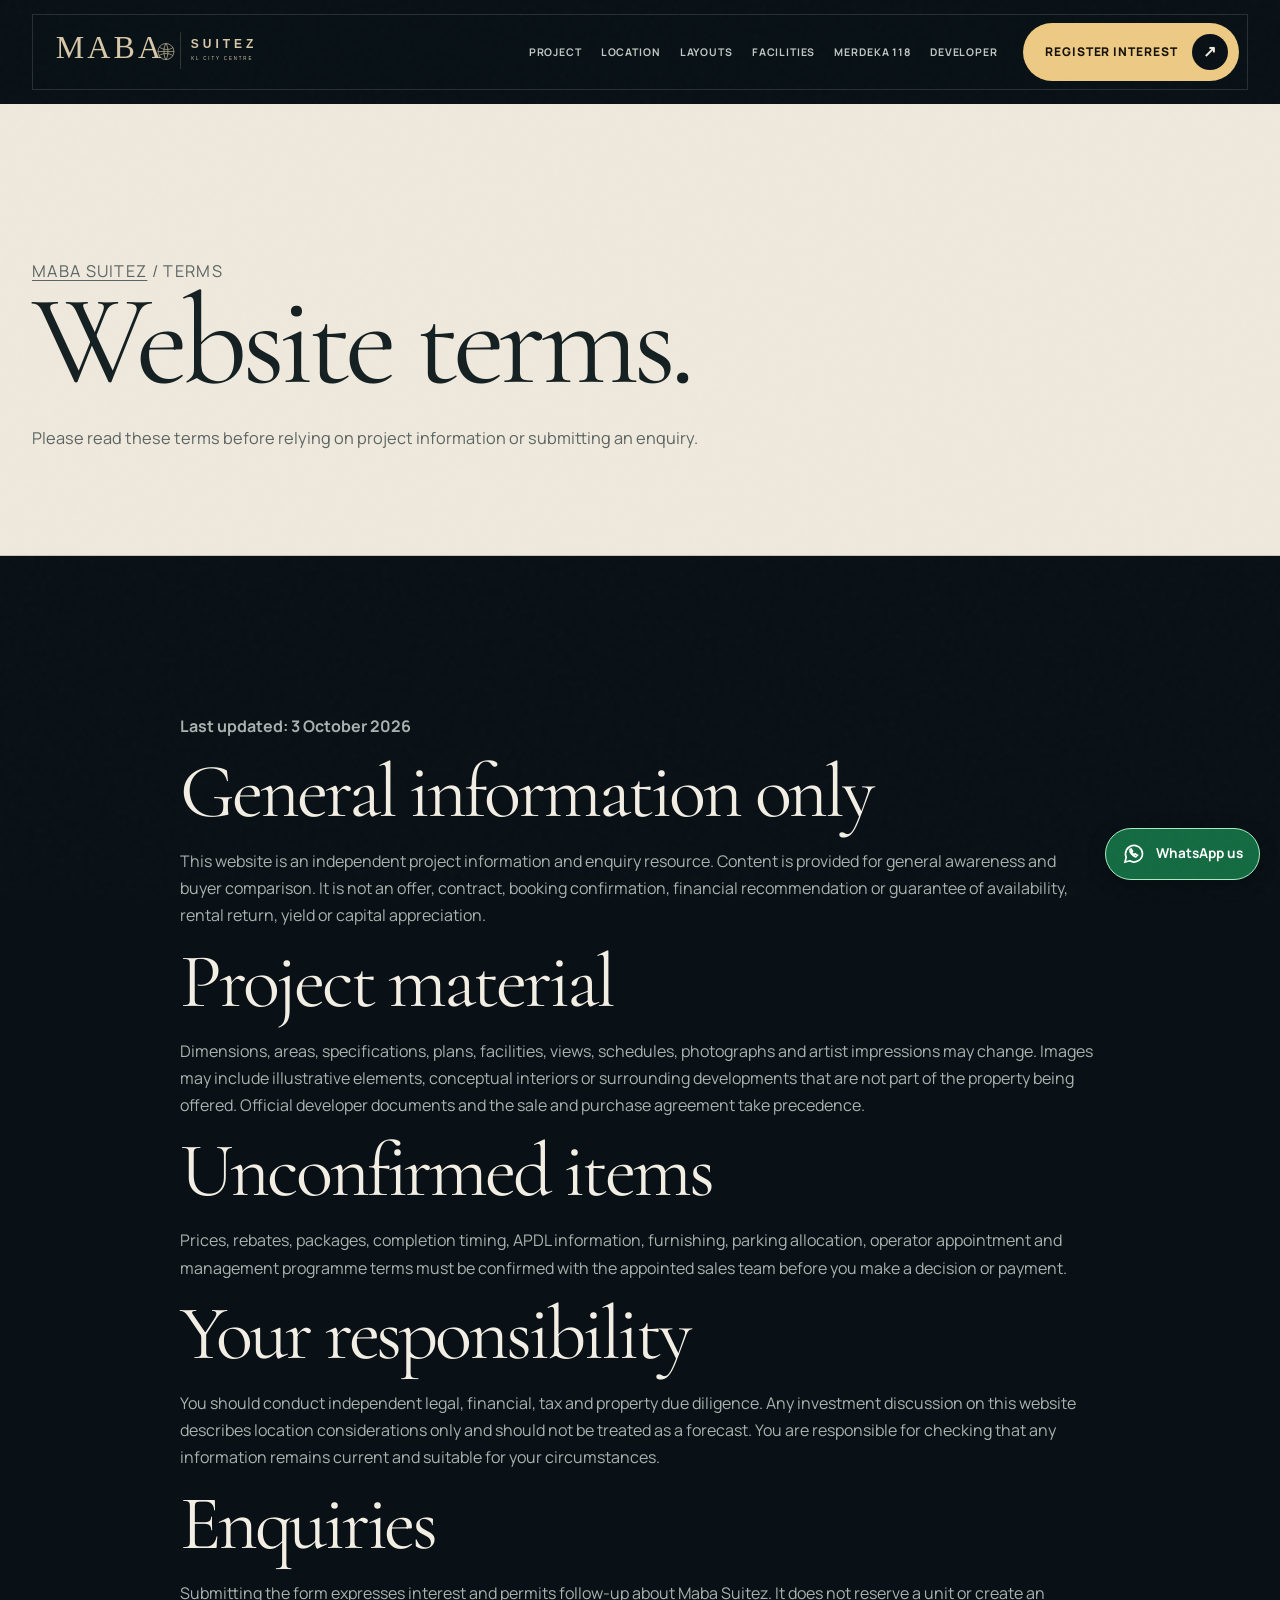
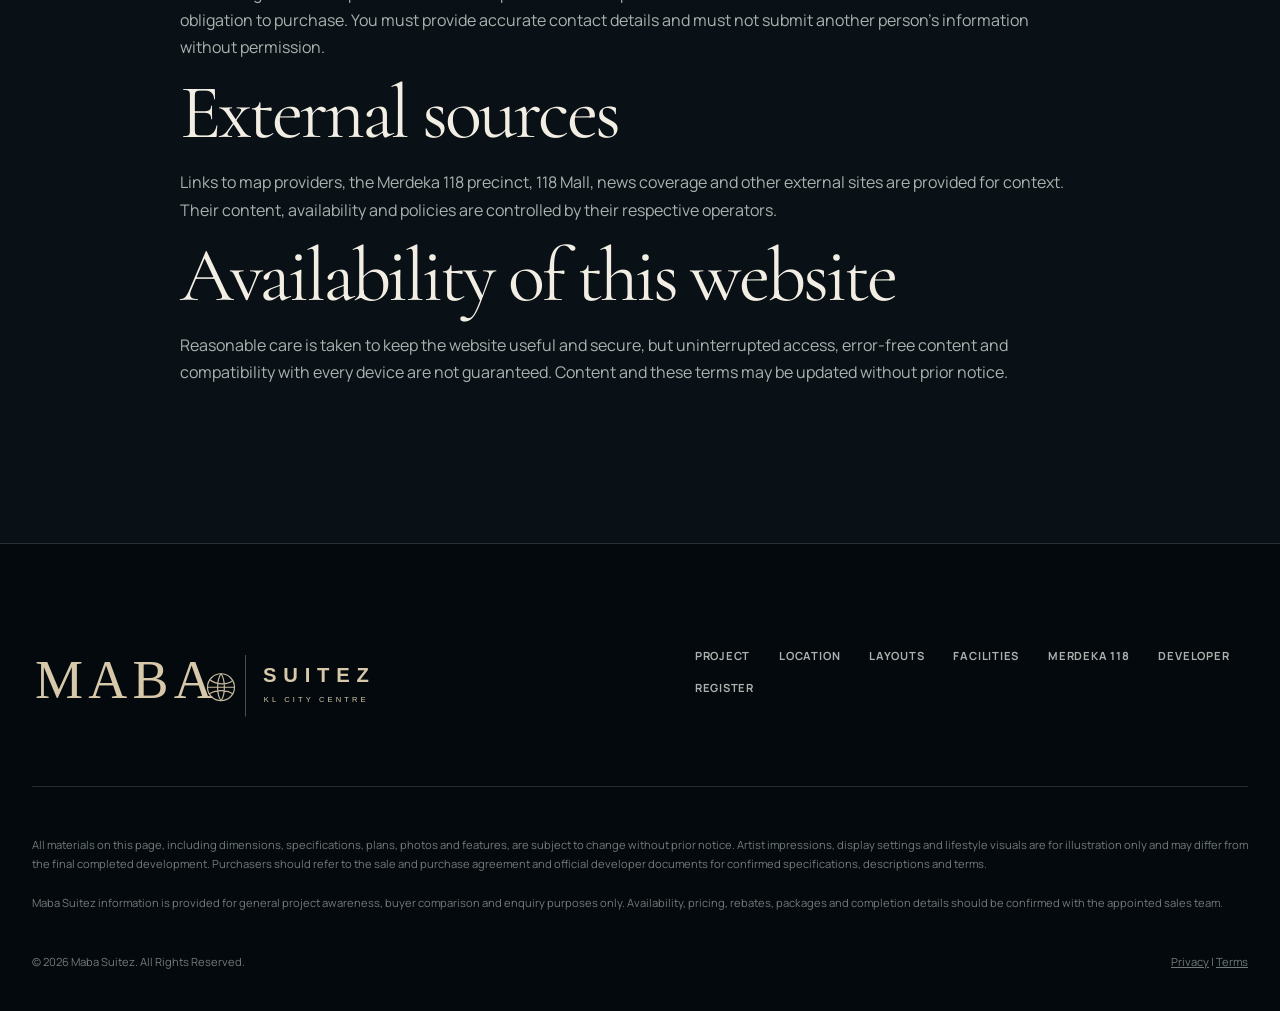
<file: terms-and-conditions.html>
<!doctype html><html lang="en-MY"><head>
  <meta charset="utf-8"><meta name="viewport" content="width=device-width, initial-scale=1">
  <title>Terms and Conditions | Maba Suitez</title>
  <meta name="description" content="Terms governing use of the Maba Suitez project information and enquiry website.">
  <meta name="robots" content="index, follow"><meta name="theme-color" content="#07111b"><link rel="canonical" href="https://www.themabasuitez.com/terms-and-conditions.html"><link rel="stylesheet" href="/assets/site-v3.css?v=20261004"><link rel="icon" type="image/svg+xml" href="/assets/maba-suitez-wordmark.svg">
</head><body>
  <a class="skip-link" href="#main">Skip to content</a>
  <header class="site-header"><nav class="shell nav-shell" aria-label="Primary navigation"><a class="brand" href="/" aria-label="Maba Suitez home"><img src="/assets/maba-suitez-wordmark.svg" width="520" height="112" alt="Maba Suitez, KL City Centre"></a><button class="nav-toggle" type="button" aria-label="Open navigation" aria-controls="site-nav" aria-expanded="false" data-nav-toggle><svg viewBox="0 0 24 24" aria-hidden="true"><path fill="currentColor" d="M3 6h18v2H3zm0 5h18v2H3zm0 5h18v2H3z"/></svg></button><div class="nav-panel" id="site-nav" data-nav-panel><ul class="nav-links"><li><a href="/project/">Project</a></li><li><a href="/location/">Location</a></li><li><a href="/layouts/">Layouts</a></li><li><a href="/impressions/">Facilities</a></li><li><a href="/merdeka-118/">Merdeka 118</a></li><li><a href="/developer/">Developer</a></li></ul><a class="button nav-cta" href="/register/">Register Interest</a></div></nav></header>
  <a class="button mobile-register" href="/register/">Register Interest</a>
  <main id="main"><section class="page-hero"><div class="shell"><p class="breadcrumbs"><a href="/">Maba Suitez</a> / Terms</p><h1>Website terms.</h1><p>Please read these terms before relying on project information or submitting an enquiry.</p></div></section>
    <section class="section"><div class="narrow prose"><p><strong>Last updated: 3 October 2026</strong></p><h2>General information only</h2><p>This website is an independent project information and enquiry resource. Content is provided for general awareness and buyer comparison. It is not an offer, contract, booking confirmation, financial recommendation or guarantee of availability, rental return, yield or capital appreciation.</p><h2>Project material</h2><p>Dimensions, areas, specifications, plans, facilities, views, schedules, photographs and artist impressions may change. Images may include illustrative elements, conceptual interiors or surrounding developments that are not part of the property being offered. Official developer documents and the sale and purchase agreement take precedence.</p><h2>Unconfirmed items</h2><p>Prices, rebates, packages, completion timing, APDL information, furnishing, parking allocation, operator appointment and management programme terms must be confirmed with the appointed sales team before you make a decision or payment.</p><h2>Your responsibility</h2><p>You should conduct independent legal, financial, tax and property due diligence. Any investment discussion on this website describes location considerations only and should not be treated as a forecast. You are responsible for checking that any information remains current and suitable for your circumstances.</p><h2>Enquiries</h2><p>Submitting the form expresses interest and permits follow-up about Maba Suitez. It does not reserve a unit or create an obligation to purchase. You must provide accurate contact details and must not submit another person's information without permission.</p><h2>External sources</h2><p>Links to map providers, the Merdeka 118 precinct, 118 Mall, news coverage and other external sites are provided for context. Their content, availability and policies are controlled by their respective operators.</p><h2>Availability of this website</h2><p>Reasonable care is taken to keep the website useful and secure, but uninterrupted access, error-free content and compatibility with every device are not guaranteed. Content and these terms may be updated without prior notice.</p></div></section>
  </main>
  <footer class="site-footer"><div class="shell"><div class="footer-top"><img class="footer-logo" src="/assets/maba-suitez-wordmark.svg" width="520" height="112" alt="Maba Suitez, KL City Centre" loading="lazy"><nav class="footer-links" aria-label="Footer navigation"><a href="/project/">Project</a><a href="/location/">Location</a><a href="/layouts/">Layouts</a><a href="/impressions/">Facilities</a><a href="/merdeka-118/">Merdeka 118</a><a href="/developer/">Developer</a><a href="/register/">Register</a></nav></div><div class="footer-legal"><p>All materials on this page, including dimensions, specifications, plans, photos and features, are subject to change without prior notice. Artist impressions, display settings and lifestyle visuals are for illustration only and may differ from the final completed development. Purchasers should refer to the sale and purchase agreement and official developer documents for confirmed specifications, descriptions and terms.</p><p>Maba Suitez information is provided for general project awareness, buyer comparison and enquiry purposes only. Availability, pricing, rebates, packages and completion details should be confirmed with the appointed sales team.</p></div><div class="footer-bottom"><span>© 2026 Maba Suitez. All Rights Reserved.</span><span><a href="/privacy-policy.html">Privacy</a> | <a href="/terms-and-conditions.html">Terms</a></span></div></div></footer><script src="/assets/site-v2.js?v=20261004" defer></script>
<a class="whatsapp-float" href="https://wa.me/601154306375" target="_blank" rel="noopener" aria-label="WhatsApp Maba Suitez at +60 11-5430 6375"><svg viewBox="0 0 24 24" fill="none" stroke="currentColor" stroke-width="1.7" aria-hidden="true"><path d="M20.5 11.5a8.5 8.5 0 0 1-12.8 7.3L3 20l1.2-4.7A8.5 8.5 0 1 1 20.5 11.5Z"/><path d="M8 7.5c-.8 2.5 3 6.7 5.8 7.3l1.6-1.7-2.3-1.3-1 1c-1.2-.5-2.1-1.4-2.6-2.6l1-1L9.2 7Z"/></svg><span>WhatsApp us</span></a>
</body></html>
</file>
<file: assets/site-v3.css>
@font-face {
  font-family: "Manrope";
  src: url("/assets/fonts/manrope-latin-variable.woff2") format("woff2");
  font-style: normal;
  font-weight: 300 800;
  font-display: swap;
}

@font-face {
  font-family: "Cormorant Garamond";
  src: url("/assets/fonts/cormorant-garamond-latin.woff2") format("woff2");
  font-style: normal;
  font-weight: 400 600;
  font-display: swap;
}

@font-face {
  font-family: "Cormorant Garamond";
  src: url("/assets/fonts/cormorant-garamond-italic-latin.woff2") format("woff2");
  font-style: italic;
  font-weight: 400;
  font-display: swap;
}

:root {
  color-scheme: dark;
  --ink: #091116;
  --ink-soft: #111b20;
  --ink-raised: #182429;
  --paper: #efe9dd;
  --paper-soft: #e5ddcf;
  --sand: #d7c8aa;
  --gold: #d0a24f;
  --gold-light: #edca84;
  --text: #f3eee4;
  --muted: #aab2af;
  --quiet: #7b8582;
  --dark-text: #152022;
  --dark-muted: #5c6562;
  --line: rgba(243, 238, 228, .14);
  --line-strong: rgba(243, 238, 228, .28);
  --line-dark: rgba(21, 32, 34, .18);
  --danger: #ef9d8f;
  --success: #9fd6b3;
  --max: 1420px;
  --font: "Manrope", sans-serif;
  --display: "Cormorant Garamond", Georgia, serif;
  --ease: cubic-bezier(.22, 1, .36, 1);
}

*, *::before, *::after { box-sizing: border-box; }
html { scroll-behavior: smooth; scroll-padding-top: 7rem; background: var(--ink); }
body {
  margin: 0;
  min-width: 320px;
  overflow-x: hidden;
  background: var(--ink);
  color: var(--text);
  font-family: var(--font);
  font-size: 16px;
  line-height: 1.7;
  text-rendering: optimizeLegibility;
  -webkit-font-smoothing: antialiased;
}
body::before {
  content: "";
  position: fixed;
  inset: 0;
  z-index: 40;
  pointer-events: none;
  opacity: .025;
  background-image: url("data:image/svg+xml,%3Csvg viewBox='0 0 180 180' xmlns='http://www.w3.org/2000/svg'%3E%3Cfilter id='n'%3E%3CfeTurbulence type='fractalNoise' baseFrequency='.82' numOctaves='3' stitchTiles='stitch'/%3E%3C/filter%3E%3Crect width='100%25' height='100%25' filter='url(%23n)' opacity='.75'/%3E%3C/svg%3E");
}
body.menu-open { overflow: hidden; }
img { display: block; max-width: 100%; height: auto; }
a { color: inherit; }
button, input, select, textarea { font: inherit; }
button, a { -webkit-tap-highlight-color: transparent; }
h1, h2, h3, p { text-wrap: pretty; }
h1, h2, h3 { text-wrap: balance; }
::selection { color: var(--ink); background: var(--gold-light); }

.skip-link {
  position: fixed;
  z-index: 60;
  top: 1rem;
  left: 1rem;
  transform: translateY(-170%);
  padding: .75rem 1rem;
  color: var(--ink);
  background: var(--gold-light);
  text-decoration: none;
  transition: transform 360ms var(--ease);
}
.skip-link:focus { transform: translateY(0); }
.shell { width: min(calc(100% - 2rem), var(--max)); margin-inline: auto; }
.narrow { width: min(calc(100% - 2rem), 920px); margin-inline: auto; }

.site-header {
  position: sticky;
  z-index: 30;
  top: 0;
  height: 96px;
  padding-top: 12px;
  pointer-events: none;
  background: transparent;
}
.nav-shell {
  height: 72px;
  display: flex;
  align-items: center;
  justify-content: space-between;
  gap: 1rem;
  padding: .45rem .55rem .45rem 1.15rem;
  background: rgba(9, 17, 22, .94);
  box-shadow: inset 0 0 0 1px var(--line);
  pointer-events: auto;
}
@supports (backdrop-filter: blur(10px)) { .nav-shell { backdrop-filter: blur(16px); } }
.brand { display: inline-flex; align-items: center; min-width: 0; text-decoration: none; }
.brand img { width: clamp(210px, 18vw, 276px); height: auto; }
.nav-toggle {
  width: 48px;
  height: 48px;
  display: grid;
  align-content: center;
  gap: 7px;
  padding: 0 13px;
  border: 0;
  background: var(--paper);
  color: var(--ink);
  cursor: pointer;
}
.nav-toggle::before, .nav-toggle::after {
  content: "";
  display: block;
  height: 1px;
  background: currentColor;
  transition: transform 520ms var(--ease);
}
.nav-toggle svg { display: none; }
.nav-toggle[aria-expanded="true"]::before { transform: translateY(4px) rotate(45deg); }
.nav-toggle[aria-expanded="true"]::after { transform: translateY(-4px) rotate(-45deg); }
.nav-panel {
  position: fixed;
  inset: 0;
  z-index: -1;
  display: grid;
  align-content: center;
  gap: 2rem;
  padding: 7rem 1.5rem 6rem;
  background: rgba(9, 17, 22, .98);
  opacity: 0;
  visibility: hidden;
  transform: translateY(-1.5rem);
  transition: opacity 520ms var(--ease), transform 520ms var(--ease), visibility 0s 520ms;
}
.nav-panel.open { z-index: 31; opacity: 1; visibility: visible; transform: none; transition-delay: 0s; }
.nav-links { display: grid; gap: 0; margin: 0; padding: 0; list-style: none; }
.nav-links a {
  display: block;
  padding: .7rem 0;
  color: var(--text);
  font-family: var(--display);
  font-size: clamp(2.4rem, 11vw, 4.8rem);
  line-height: 1;
  text-decoration: none;
  transform: translateY(1rem);
  opacity: 0;
  transition: color 300ms var(--ease), transform 620ms var(--ease), opacity 620ms var(--ease);
}
.nav-panel.open .nav-links a { transform: none; opacity: 1; }
.nav-panel.open .nav-links li:nth-child(2) a { transition-delay: 50ms; }
.nav-panel.open .nav-links li:nth-child(3) a { transition-delay: 100ms; }
.nav-panel.open .nav-links li:nth-child(4) a { transition-delay: 150ms; }
.nav-panel.open .nav-links li:nth-child(5) a { transition-delay: 200ms; }
.nav-panel.open .nav-links li:nth-child(6) a { transition-delay: 250ms; }
.nav-links a:hover, .nav-links a[aria-current="page"] { color: var(--gold-light); }
.nav-cta { width: 100%; }

.button {
  min-height: 54px;
  display: inline-flex;
  align-items: center;
  justify-content: center;
  gap: .85rem;
  padding: .68rem .72rem .68rem 1.35rem;
  border: 0;
  border-radius: 999px;
  color: #171109;
  background: var(--gold-light);
  cursor: pointer;
  font-size: .75rem;
  font-weight: 800;
  letter-spacing: .08em;
  line-height: 1.2;
  text-align: center;
  text-decoration: none;
  text-transform: uppercase;
  white-space: nowrap;
  transition: color 520ms var(--ease), background-color 520ms var(--ease), transform 520ms var(--ease);
}
.button::after {
  content: "↗";
  width: 36px;
  height: 36px;
  flex: 0 0 36px;
  display: grid;
  place-items: center;
  border-radius: 50%;
  color: var(--paper);
  background: var(--ink);
  font-size: 1rem;
  transition: transform 520ms var(--ease), color 520ms var(--ease), background-color 520ms var(--ease);
}
.button:hover { color: var(--ink); background: #f5d99f; transform: translateY(-2px); }
.button:hover::after { transform: translate(2px, -2px) scale(1.05); }
.button:active { transform: scale(.98); }
.button--secondary, .button--quiet { color: var(--text); background: transparent; box-shadow: inset 0 0 0 1px var(--line-strong); }
.button--secondary::after, .button--quiet::after { color: var(--ink); background: var(--paper); }
.button--secondary:hover, .button--quiet:hover { color: var(--ink); background: var(--paper); }
.button--quiet { min-height: 48px; }
.button-row { display: flex; flex-wrap: wrap; gap: .85rem; margin-top: 2.1rem; }
:focus-visible { outline: 2px solid var(--gold-light); outline-offset: 4px; }

.mobile-register {
  position: fixed;
  z-index: 25;
  right: .8rem;
  bottom: calc(.8rem + env(safe-area-inset-bottom));
  left: .8rem;
  box-shadow: 0 12px 38px rgba(7, 11, 13, .28);
}

.hero {
  position: relative;
  min-height: calc(100dvh - 96px);
  display: grid;
  grid-template-columns: 1fr;
  align-items: end;
  isolation: isolate;
  overflow: hidden;
}
.hero-media {
  position: absolute;
  inset: 0;
  z-index: -2;
  margin: 0;
  overflow: hidden;
  background: #778489;
}
.hero-media::after { content: ""; position: absolute; inset: 0; background: rgba(3, 8, 11, .42); }
.hero-media img { width: 100%; height: 100%; min-height: 100%; object-fit: cover; object-position: 54% center; filter: saturate(.76) contrast(1.05); }
.hero-media figcaption {
  position: absolute;
  z-index: 2;
  right: 1rem;
  bottom: 1rem;
  color: rgba(255,255,255,.66);
  font-size: .62rem;
  letter-spacing: .05em;
}
.hero-copy {
  width: min(calc(100% - 2rem), 680px);
  margin: 0 1rem 1rem;
  padding: clamp(2rem, 6vw, 4.5rem);
  background: rgba(9, 17, 22, .95);
  box-shadow: inset 0 0 0 1px var(--line);
}
.hero-kicker, .eyebrow {
  margin: 0 0 1rem;
  color: var(--gold-light);
  font-size: .66rem;
  font-weight: 750;
  letter-spacing: .19em;
  text-transform: uppercase;
}
.hero h1, .page-hero h1 {
  max-width: 12ch;
  margin: 0;
  font-family: var(--display);
  font-size: clamp(3.25rem, 13vw, 7.5rem);
  font-weight: 400;
  letter-spacing: -.045em;
  line-height: .89;
}
.hero h1 em { display: block; color: var(--sand); font-weight: 400; }
.hero-lede { max-width: 42rem; margin: 1.5rem 0 0; color: #c3c9c5; font-size: clamp(.98rem, 1.6vw, 1.14rem); }
.hero-facts { display: grid; gap: 0; margin: 2.6rem 0 0; border-top: 1px solid var(--line); }
.hero-facts div { display: flex; align-items: baseline; justify-content: space-between; gap: 1rem; padding: .75rem 0; border-bottom: 1px solid var(--line); }
.hero-facts dt { color: var(--quiet); font-size: .62rem; font-weight: 700; letter-spacing: .12em; text-transform: uppercase; }
.hero-facts dd { margin: 0; color: var(--text); font-size: .8rem; font-weight: 650; text-align: right; }

.fact-rail { color: var(--dark-text); background: var(--gold-light); }
.fact-scroll { display: flex; overflow-x: auto; scrollbar-width: none; scroll-snap-type: x proximity; }
.fact-scroll::-webkit-scrollbar { display: none; }
.fact { min-width: 68vw; padding: 1.65rem 1.2rem 1.8rem; border-right: 1px solid rgba(21,32,34,.25); scroll-snap-align: start; }
.fact span { display: block; color: rgba(21,32,34,.62); font-size: .62rem; font-weight: 800; letter-spacing: .14em; text-transform: uppercase; }
.fact strong { display: block; margin-top: .35rem; font-family: var(--display); font-size: 1.55rem; font-weight: 500; letter-spacing: -.02em; line-height: 1; }

.section { padding: clamp(6rem, 11vw, 11rem) 0; border-bottom: 1px solid var(--line); }
.section--surface { color: var(--dark-text); background: var(--paper); border-color: var(--line-dark); }
.section--deep { background: #050b0e; }
.section-title {
  max-width: 15ch;
  margin: 0;
  font-family: var(--display);
  font-size: clamp(2.9rem, 8vw, 6.5rem);
  font-weight: 400;
  letter-spacing: -.045em;
  line-height: .92;
}
.section-copy { max-width: 42rem; margin: 1.4rem 0 0; color: var(--muted); font-size: clamp(.98rem, 1.3vw, 1.08rem); }
.section--surface .section-copy, .section--surface .source-note, .section--surface .content-grid p, .section--surface .prose p { color: var(--dark-muted); }
.section-heading { display: grid; gap: 1.8rem; margin-bottom: clamp(3.5rem, 7vw, 7rem); }
.section-heading > :last-child { margin-bottom: 0; }

.update-grid { display: grid; gap: 3.5rem; align-items: start; }
.update-stamp { display: flex; align-items: center; gap: .8rem; color: var(--dark-muted); font-size: .72rem; font-weight: 700; letter-spacing: .06em; }
.update-stamp::before { width: 30px; height: 1px; background: var(--gold); content: ""; }
.update-list { margin: 0; border-top: 1px solid var(--line-dark); }
.update-list div { display: grid; grid-template-columns: minmax(90px, .42fr) 1fr; gap: 1rem; padding: 1.25rem 0; border-bottom: 1px solid var(--line-dark); }
.update-list dt { color: #777e79; font-size: .65rem; font-weight: 800; letter-spacing: .12em; text-transform: uppercase; }
.update-list dd { margin: 0; color: var(--dark-text); font-weight: 650; }
.source-note { margin: 1.3rem 0 0; color: var(--quiet); font-size: .74rem; }
.source-note a { color: inherit; text-underline-offset: 3px; }

.editorial-split { display: grid; gap: clamp(3rem, 8vw, 8rem); align-items: center; }
.media-frame { margin: 0; overflow: hidden; background: var(--ink-raised); }
.media-frame img { width: 100%; height: 100%; object-fit: cover; transition: transform 900ms var(--ease); }
.media-frame:hover img { transform: scale(1.018); }
.media-frame--portrait { aspect-ratio: 4 / 5; }
.media-frame--wide { aspect-ratio: 16 / 10; }
.media-frame--map img { object-fit: contain; background: #e7e0d2; }
.caption { margin: .8rem 0 0; color: var(--quiet); font-size: .7rem; }
.detail-lines { margin: 2.6rem 0 0; border-top: 1px solid var(--line); }
.section--surface .detail-lines { border-color: var(--line-dark); }
.detail-lines div { display: grid; gap: .35rem; padding: 1.15rem 0; border-bottom: 1px solid var(--line); }
.section--surface .detail-lines div { border-color: var(--line-dark); }
.detail-lines b { color: inherit; font-size: .8rem; }
.detail-lines span { color: var(--muted); font-size: .88rem; }
.section--surface .detail-lines span { color: var(--dark-muted); }

.location-grid { display: grid; gap: clamp(2.5rem, 7vw, 7rem); align-items: center; }
.location-copy { padding: 0; }
.location-copy h3 { margin: 0; font-family: var(--display); font-size: clamp(2.4rem, 5vw, 4.2rem); font-weight: 400; letter-spacing: -.035em; line-height: 1; }
.location-copy p { margin: 1rem 0 0; color: var(--dark-muted); }
.distance-list { display: grid; grid-template-columns: 1fr 1fr; gap: 0; margin-top: 2.5rem; border-top: 1px solid var(--line-dark); }
.distance-list div { padding: 1.2rem 1rem 1.2rem 0; border-bottom: 1px solid var(--line-dark); }
.distance-list div:nth-child(odd) { border-right: 1px solid var(--line-dark); }
.distance-list div:nth-child(even) { padding-left: 1rem; }
.distance-list strong { display: block; font-family: var(--display); font-size: 2rem; font-weight: 500; color: #8a6526; }
.distance-list span { display: block; margin-top: .2rem; color: var(--dark-muted); font-size: .72rem; }

.amenity-grid, .gallery-grid { display: grid; grid-template-columns: 1fr; gap: 3rem; }
.amenity { position: relative; margin: 0; overflow: visible; background: transparent; }
.amenity img { width: 100%; aspect-ratio: 16 / 10; object-fit: cover; transition: transform 900ms var(--ease), filter 900ms var(--ease); }
.amenity:hover img { transform: scale(1.012); filter: saturate(1.06); }
.amenity figcaption {
  position: static;
  display: flex;
  align-items: center;
  gap: 1rem;
  padding: 1rem 0 0;
  color: var(--muted);
  background: transparent;
  font-size: .7rem;
  font-weight: 750;
  letter-spacing: .12em;
  text-transform: uppercase;
}
.amenity figcaption::before { content: ""; width: 2.4rem; height: 1px; background: var(--gold); }
.gallery-grid .media-frame { aspect-ratio: 16 / 10; }

.layout-list { display: grid; gap: 0; border-top: 1px solid var(--line-dark); }
.layout-item { display: grid; gap: 2.5rem; padding: clamp(2.5rem, 5vw, 5rem) 0; border-bottom: 1px solid var(--line-dark); background: transparent; }
.layout-plan { min-height: 330px; display: grid; place-items: center; padding: clamp(1.5rem, 4vw, 4rem); background: var(--paper-soft); }
.layout-plan img { width: 100%; max-height: 500px; object-fit: contain; mix-blend-mode: multiply; }
.layout-copy { align-self: center; padding: 0; }
.layout-type { margin: 0 0 1rem; color: #8a6526; font-size: .65rem; font-weight: 800; letter-spacing: .16em; text-transform: uppercase; }
.layout-copy h2, .layout-copy h3 { margin: 0; color: inherit; font-family: var(--display); font-size: clamp(2.7rem, 6vw, 5rem); font-weight: 400; letter-spacing: -.045em; line-height: .92; }
.layout-spec { margin: 1rem 0 0; color: var(--dark-muted); }
.layout-copy ul { margin: 1.5rem 0 0; padding: 0; list-style: none; color: var(--dark-muted); }
.layout-copy li { padding: .72rem 0; border-top: 1px solid var(--line-dark); }

.interior-grid { display: grid; gap: 1.75rem; }
.interior-grid .media-frame { min-height: 340px; }
.interior-grid .media-frame img { min-height: 340px; }

.precinct-grid { display: grid; gap: clamp(3rem, 8vw, 8rem); align-items: start; }
.investment-note { margin-top: 2.2rem; padding: 1.5rem 0 1.5rem 1.5rem; border-left: 2px solid var(--gold); color: var(--muted); }
.investment-note strong { display: block; margin-bottom: .45rem; color: var(--text); }
.source-links { display: flex; flex-wrap: wrap; gap: .8rem 1.4rem; margin-top: 1.5rem; }
.source-links a { padding-bottom: .2rem; border-bottom: 1px solid var(--line-strong); color: var(--muted); font-size: .7rem; font-weight: 700; text-decoration: none; transition: color 300ms var(--ease), border-color 300ms var(--ease); }
.source-links a:hover { border-color: var(--gold); color: var(--text); }

.developer-grid { display: grid; gap: clamp(3rem, 8vw, 8rem); align-items: center; }
.developer-logo { width: min(100%, 560px); filter: saturate(.8); }

.faq { margin-top: 3rem; border-top: 1px solid var(--line-dark); }
.faq-item { border-bottom: 1px solid var(--line-dark); }
.faq-button { width: 100%; display: flex; align-items: center; justify-content: space-between; gap: 1rem; padding: 1.5rem 0; border: 0; background: transparent; color: var(--dark-text); text-align: left; font-weight: 700; cursor: pointer; }
.faq-button span { flex: 0 0 34px; width: 34px; height: 34px; display: grid; place-items: center; border-radius: 50%; color: var(--dark-text); box-shadow: inset 0 0 0 1px var(--line-dark); font-size: 1.2rem; transition: transform 520ms var(--ease), background-color 520ms var(--ease); }
.faq-answer { display: grid; grid-template-rows: 0fr; transition: grid-template-rows 520ms var(--ease); }
.faq-answer > div { overflow: hidden; }
.faq-answer p { max-width: 48rem; margin: 0; padding: 0 0 1.5rem; color: var(--dark-muted); }
.faq-item.open .faq-answer { grid-template-rows: 1fr; }
.faq-item.open .faq-button span { transform: rotate(45deg); background: var(--gold-light); }

.contact-grid { display: grid; gap: clamp(3.5rem, 8vw, 8rem); align-items: start; }
.benefit-list { display: grid; gap: 0; margin: 2.2rem 0 0; padding: 0; border-top: 1px solid var(--line); list-style: none; }
.benefit-list li { display: grid; grid-template-columns: 3rem 1fr; gap: .9rem; padding: 1rem 0; border-bottom: 1px solid var(--line); color: var(--muted); }
.benefit-list i { color: var(--gold-light); font-size: .68rem; font-style: normal; font-weight: 800; }
.enquiry-form { padding: clamp(1.5rem, 4vw, 3.5rem); background: var(--ink-soft); box-shadow: inset 0 0 0 1px var(--line); }
.form-grid { display: grid; gap: 1.4rem; }
.field label { display: flex; justify-content: space-between; gap: .5rem; margin-bottom: .55rem; color: var(--text); font-size: .68rem; font-weight: 750; letter-spacing: .09em; text-transform: uppercase; }
.field label span { color: var(--quiet); font-weight: 500; }
.field input, .field select, .field textarea {
  width: 100%;
  min-height: 54px;
  padding: .8rem 0;
  border: 0;
  border-bottom: 1px solid #53605f;
  border-radius: 0;
  color: var(--text);
  background: transparent;
  transition: border-color 380ms var(--ease);
}
.field select { color-scheme: dark; }
.field input::placeholder, .field textarea::placeholder { color: #687372; }
.field input:focus, .field select:focus, .field textarea:focus { border-color: var(--gold-light); outline: 0; }
.field [aria-invalid="true"] { border-color: var(--danger); }
.phone-fields { display: grid; grid-template-columns: 118px 1fr; gap: 1rem; }
.consent { display: grid; grid-template-columns: 20px 1fr; gap: .75rem; margin: 1.4rem 0; color: var(--muted); font-size: .74rem; }
.consent input { width: 18px; height: 18px; margin-top: .2rem; accent-color: var(--gold); }
.consent a { color: var(--text); }
.form-submit { width: 100%; }
.form-status { min-height: 1.5rem; margin: .9rem 0 0; color: var(--muted); font-size: .8rem; }
.form-status.is-error { color: var(--danger); }
.form-status.is-success { color: var(--success); }
.honeypot { position: absolute; left: -9999px; }

.page-hero { padding: clamp(5rem, 10vw, 10rem) 0 clamp(4rem, 8vw, 8rem); color: var(--dark-text); background: var(--paper); border-bottom: 1px solid var(--line-dark); }
.breadcrumbs { margin: 0 0 1.8rem; color: #757b77; font-size: .7rem; letter-spacing: .08em; text-transform: uppercase; }
.breadcrumbs a { color: var(--dark-muted); text-underline-offset: 3px; }
.page-hero h1 { max-width: 12ch; font-size: clamp(3.4rem, 11vw, 8rem); }
.page-hero p { max-width: 44rem; margin: 1.6rem 0 0; color: var(--dark-muted); font-size: 1.02rem; }
.content-grid { display: grid; gap: clamp(3rem, 8vw, 8rem); align-items: start; }
.content-grid h2, .prose h2 { margin: 0 0 1.2rem; font-family: var(--display); font-size: clamp(2.7rem, 6vw, 5rem); font-weight: 400; letter-spacing: -.04em; line-height: .95; }
.content-grid h3, .prose h3 { margin: 2rem 0 .7rem; font-family: var(--display); font-size: 1.8rem; font-weight: 500; }
.content-grid p, .prose p { color: var(--muted); }
.sticky-panel { padding: 2rem 0 2rem 2rem; border-left: 2px solid var(--gold); background: transparent; }
.data-table { width: 100%; margin-top: 2rem; border-collapse: collapse; }
.data-table th, .data-table td { padding: 1rem 0; border-bottom: 1px solid var(--line); text-align: left; vertical-align: top; }
.section--surface .data-table th, .section--surface .data-table td { border-color: var(--line-dark); }
.data-table th { width: 38%; color: var(--quiet); font-size: .65rem; letter-spacing: .1em; text-transform: uppercase; }
.data-table td { color: inherit; }

.site-footer { padding: clamp(5rem, 8vw, 8rem) 0 calc(6.5rem + env(safe-area-inset-bottom)); background: #03090c; }
.footer-top { display: grid; gap: 3rem; padding-bottom: 3.5rem; border-bottom: 1px solid var(--line); }
.footer-logo { width: min(100%, 390px); height: auto; }
.footer-links { display: flex; flex-wrap: wrap; align-content: flex-start; gap: .8rem 1.8rem; }
.footer-links a { color: var(--muted); font-size: .7rem; font-weight: 700; letter-spacing: .07em; text-decoration: none; text-transform: uppercase; transition: color 300ms var(--ease); }
.footer-links a:hover { color: var(--gold-light); }
.footer-legal { max-width: 78rem; margin-top: 3rem; }
.footer-legal p { margin: 0 0 1.2rem; color: #727b79; font-size: .7rem; }
.footer-bottom { display: flex; flex-wrap: wrap; justify-content: space-between; gap: .8rem; margin-top: 2.5rem; color: #727b79; font-size: .7rem; }

[data-reveal] { opacity: 0; transform: translateY(2rem); transition: opacity 900ms var(--ease), transform 900ms var(--ease); }
[data-reveal].revealed { opacity: 1; transform: none; }

@media (min-width: 700px) {
  .shell { width: min(calc(100% - 4rem), var(--max)); }
  .narrow { width: min(calc(100% - 4rem), 920px); }
  .fact { min-width: 33%; padding-inline: 1.8rem; }
  .section-heading { grid-template-columns: minmax(0, 1.15fr) minmax(300px, .55fr); align-items: end; }
  .section-heading .section-copy { margin: 0; }
  .update-grid, .editorial-split, .precinct-grid, .developer-grid, .contact-grid, .content-grid { grid-template-columns: minmax(0, 1.12fr) minmax(320px, .88fr); }
  .location-grid { grid-template-columns: minmax(0, 1.25fr) minmax(300px, .75fr); }
  .amenity-grid { grid-template-columns: repeat(12, minmax(0, 1fr)); gap: clamp(2rem, 4vw, 4rem); align-items: start; }
  .amenity-grid .amenity:nth-child(1) { grid-column: span 7; }
  .amenity-grid .amenity:nth-child(2) { grid-column: span 5; margin-top: 5rem; }
  .amenity-grid .amenity:nth-child(3) { grid-column: 2 / span 4; }
  .amenity-grid .amenity:nth-child(4) { grid-column: span 7; margin-top: 3rem; }
  .amenity-grid .amenity:nth-child(1) img, .amenity-grid .amenity:nth-child(4) img { aspect-ratio: 16 / 9; }
  .gallery-grid { grid-template-columns: repeat(12, minmax(0, 1fr)); gap: clamp(3rem, 6vw, 6rem) clamp(1.5rem, 3vw, 3rem); align-items: start; }
  .gallery-grid .amenity { grid-column: span 6; }
  .gallery-grid .amenity:nth-child(4n+2) { margin-top: 5rem; }
  .gallery-grid .amenity:nth-child(4n+3) { grid-column: 2 / span 5; }
  .gallery-grid .amenity:nth-child(4n+4) { grid-column: span 6; margin-top: 2rem; }
  .gallery-grid .media-frame { grid-column: span 6; }
  .layout-item { grid-template-columns: minmax(300px, .92fr) minmax(0, 1.08fr); gap: clamp(3rem, 7vw, 7rem); }
  .layout-item:nth-child(even) .layout-plan { order: 2; }
  .layout-item:nth-child(even) .layout-copy { order: 1; }
  .interior-grid { grid-template-columns: 1.2fr .8fr; gap: 2rem; }
  .interior-grid .media-frame:first-child { grid-row: span 2; }
  .form-grid { grid-template-columns: 1fr 1fr; }
  .field--full { grid-column: 1 / -1; }
  .footer-top { grid-template-columns: 1fr .9fr; align-items: start; }
}

@media (min-width: 1020px) {
  .site-header { height: 104px; padding-top: 14px; }
  .nav-shell { height: 76px; padding-left: 1.4rem; }
  .nav-toggle { display: none; }
  .nav-panel { position: static; z-index: auto; display: flex; align-items: center; justify-content: flex-end; gap: clamp(1rem, 2vw, 2rem); padding: 0; background: transparent; opacity: 1; visibility: visible; transform: none; }
  .nav-links { display: flex; align-items: center; gap: clamp(.8rem, 1.5vw, 1.45rem); }
  .nav-links a { position: relative; padding: .5rem 0; color: #c1c8c4; font-family: var(--font); font-size: .66rem; font-weight: 700; letter-spacing: .08em; line-height: 1.2; text-transform: uppercase; opacity: 1; transform: none; }
  .nav-links a::after { content: ""; position: absolute; right: 0; bottom: .15rem; left: 0; height: 1px; background: var(--gold-light); transform: scaleX(0); transform-origin: right; transition: transform 420ms var(--ease); }
  .nav-links a:hover::after, .nav-links a[aria-current="page"]::after { transform: scaleX(1); transform-origin: left; }
  .nav-cta { width: auto; min-height: 48px; margin: 0; }
  .mobile-register { display: none; }
  .hero { min-height: calc(100dvh - 104px); grid-template-columns: minmax(0, 1.55fr) minmax(400px, .75fr); align-items: stretch; padding: 0 0 4rem; }
  .hero-media { position: relative; z-index: -1; grid-column: 1 / -1; grid-row: 1; min-height: calc(100dvh - 150px); margin: 0 4vw 0 0; }
  .hero-media::after { background: rgba(3, 8, 11, .2); }
  .hero-copy { z-index: 2; grid-column: 2; grid-row: 1; align-self: center; width: calc(100% + 4vw); margin: 0 0 0 -4vw; padding: clamp(3rem, 4vw, 5rem); }
  .hero h1 { font-size: clamp(4.8rem, 6.6vw, 7.8rem); }
  .hero-facts { grid-template-columns: repeat(3, minmax(0, 1fr)); }
  .hero-facts div { display: block; padding: 1rem 1rem 0 0; border-bottom: 0; border-right: 1px solid var(--line); }
  .hero-facts div:last-child { border-right: 0; padding-left: 1rem; }
  .hero-facts div:nth-child(2) { padding-left: 1rem; }
  .hero-facts dd { margin-top: .45rem; text-align: left; }
  .fact-scroll { overflow: visible; }
  .fact { min-width: 0; flex: 1; }
  .sticky-panel { position: sticky; top: 122px; }
  .site-footer { padding-bottom: 2.5rem; }
}

@media (max-width: 699px) {
  .brand img { width: 212px; }
  .hero .button-row { flex-direction: column; align-items: stretch; }
  .hero .button { width: 100%; }
  .distance-list { grid-template-columns: 1fr; }
  .distance-list div:nth-child(odd) { border-right: 0; }
  .distance-list div:nth-child(even) { padding-left: 0; }
  .phone-fields { grid-template-columns: 108px 1fr; gap: .65rem; }
  .footer-logo { width: 300px; }
}

@media (prefers-reduced-motion: reduce) {
  html { scroll-behavior: auto; }
  *, *::before, *::after { animation-duration: .01ms !important; animation-iteration-count: 1 !important; transition-duration: .01ms !important; }
  [data-reveal] { opacity: 1; transform: none; }
}

/* Responsive artwork and unobstructed mobile navigation. */
.amenity img { height: auto; aspect-ratio: auto !important; object-fit: contain; }
.developer-logo { height: auto; object-fit: contain; padding: clamp(1rem, 3vw, 2.5rem); justify-self: center; align-self: center; }
.layout-plan { min-height: 0; padding: clamp(1.25rem, 4vw, 3rem); }
.layout-plan img { width: auto; height: auto; max-width: 100%; max-height: 520px; }
.contact-details { margin-top: 2rem; padding-block: 1.5rem; border-block: 1px solid var(--line); font-style: normal; }
.contact-details strong, .contact-details a { display: block; }
.contact-details a { width: fit-content; padding-block: .5rem; color: var(--gold-light); text-underline-offset: .3em; }
.whatsapp-float { position: fixed; right: 1.25rem; bottom: calc(1.25rem + env(safe-area-inset-bottom)); z-index: 26; display: flex; align-items: center; gap: .65rem; min-height: 52px; padding: .75rem 1rem; border: 1px solid #a7edc3; border-radius: 50px; background: #146b42; color: white; text-decoration: none; font-size: .85rem; font-weight: 700; box-shadow: 0 4px 18px #0004; }
.whatsapp-float svg { width: 24px; height: 24px; flex-shrink: 0; }
.mobile-register { visibility: hidden; opacity: 0; pointer-events: none; }
.past-hero:not(.at-registration):not(.menu-open) .mobile-register { visibility: visible; opacity: 1; pointer-events: auto; }
.menu-open .whatsapp-float { visibility: hidden; pointer-events: none; }
@media (max-width: 1019px) {
  .nav-shell { backdrop-filter: none; }
  .nav-panel { z-index: 31; background: #091116; height: 100dvh; overflow-y: auto; align-content: start; padding: 110px 1.5rem 2rem; transform: none; }
  .nav-panel.open { background: #091116; }
  .nav-panel.open .nav-links a { opacity: 1; transform: none; transition: none; }
  .brand, .nav-toggle { position: relative; z-index: 32; }
  .nav-links a { font-size: clamp(1.6rem, 5vw, 2.3rem); line-height: 1.2; }
  .nav-links { gap: .8rem; }
  .nav-cta { width: fit-content; }
  .mobile-register { left: 1rem; right: 5rem; bottom: calc(1rem + env(safe-area-inset-bottom)); min-height: 52px; padding: .65rem 1rem; font-size: .7rem; }
  .mobile-register::after { width: 28px; height: 28px; }
  .whatsapp-float { right: 1rem; bottom: calc(1rem + env(safe-area-inset-bottom)); width: 52px; height: 52px; padding: 13px; }
  .whatsapp-float span { display: none; }
  body:not(.past-hero) .whatsapp-float { visibility: hidden; pointer-events: none; }
}
@media (max-width: 699px) {
  .amenity-grid, .gallery-grid { gap: 2.75rem; }
  .developer-grid { gap: 2rem; }
  .hero-copy { padding: 2rem 1.5rem; }
}
</file>
<file: assets/layout-tabs.css>
.layout-tabs { display: grid; grid-template-columns: repeat(3, minmax(0, 1fr)); gap: .5rem; margin-block: 1.5rem 2rem; }
.layout-tab { display: flex; flex-direction: column; align-items: flex-start; gap: .35rem; padding: 1rem .9rem; min-height: 80px; border: 1px solid var(--line-dark); border-bottom: 3px solid transparent; background: transparent; color: var(--dark-text); cursor: pointer; text-align: left; transition: background 180ms ease, color 180ms ease; }
.layout-tab span { font-weight: 700; font-size: 1rem; }
.layout-tab small { font-size: .75rem; font-variant-numeric: tabular-nums; }
.layout-tab:hover { background: var(--paper-soft); }
.layout-tab[aria-selected="true"] { background: var(--ink); color: var(--paper); border-color: var(--ink); border-bottom-color: var(--gold); }
.layout-tab[aria-selected="true"] small { color: var(--gold-light); }
.layout-tab:focus-visible, .layout-list--tabs .layout-item:focus-visible, .layout-enlarge:focus-visible { outline: 3px solid #986d27; outline-offset: 4px; }
.layout-list--tabs { border-top: 0; }
.layout-list--tabs .layout-item { padding: 0 0 2rem; gap: 2rem; align-items: start; }
.layout-list--tabs .layout-tabpanel[hidden] { display: none; }
.layout-list--tabs .layout-item .layout-plan, .layout-list--tabs .layout-item .layout-copy { order: initial; }
.layout-list--tabs .layout-plan { padding: 1.25rem; gap: 1rem; }
.layout-list--tabs .layout-plan img { width: 100%; height: 350px; max-height: none; object-fit: contain; }
.layout-enlarge { color: var(--dark-text); font-size: .75rem; padding: .5rem; text-underline-offset: .3em; text-align: center; }
.layout-list--tabs .layout-copy { align-self: center; }
.layout-list--tabs .layout-copy h2, .layout-list--tabs .layout-copy h3 { font-size: clamp(2.4rem, 5vw, 4.5rem); }
@media (min-width: 700px) {
  .layout-tabs { max-width: 680px; gap: 1rem; margin-bottom: 2.5rem; }
  .layout-tab { padding: 1.1rem 1.5rem; }
  .layout-tab span { font-size: 1.15rem; }
  .layout-list--tabs .layout-item { grid-template-columns: minmax(0, 1.25fr) minmax(0, .85fr); gap: clamp(2rem, 6vw, 6rem); }
  .layout-list--tabs .layout-plan { padding: 2rem; }
  .layout-list--tabs .layout-plan img { height: 480px; }
}
@media (min-width: 1100px) { .layout-list--tabs .layout-plan img { height: 540px; } }
@media (prefers-reduced-motion: reduce) { .layout-tab { transition: none; } }
</file>
